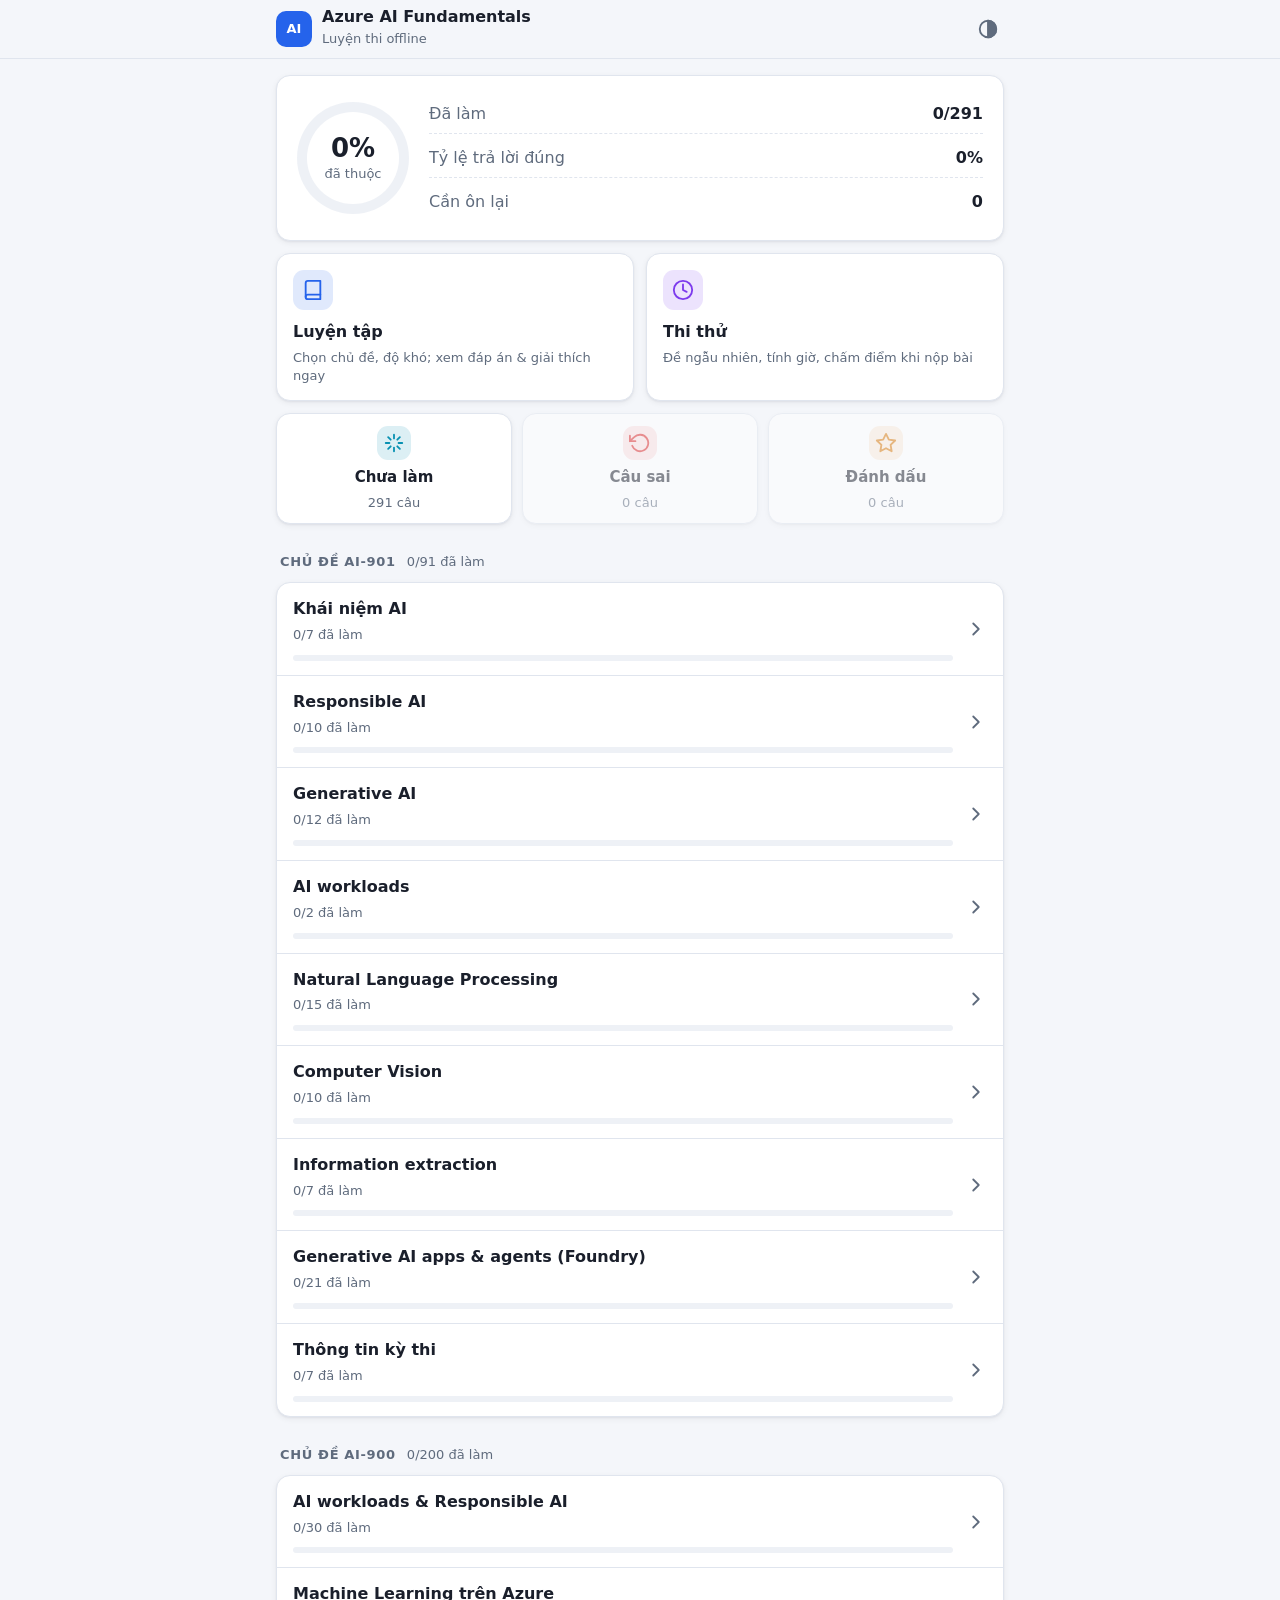
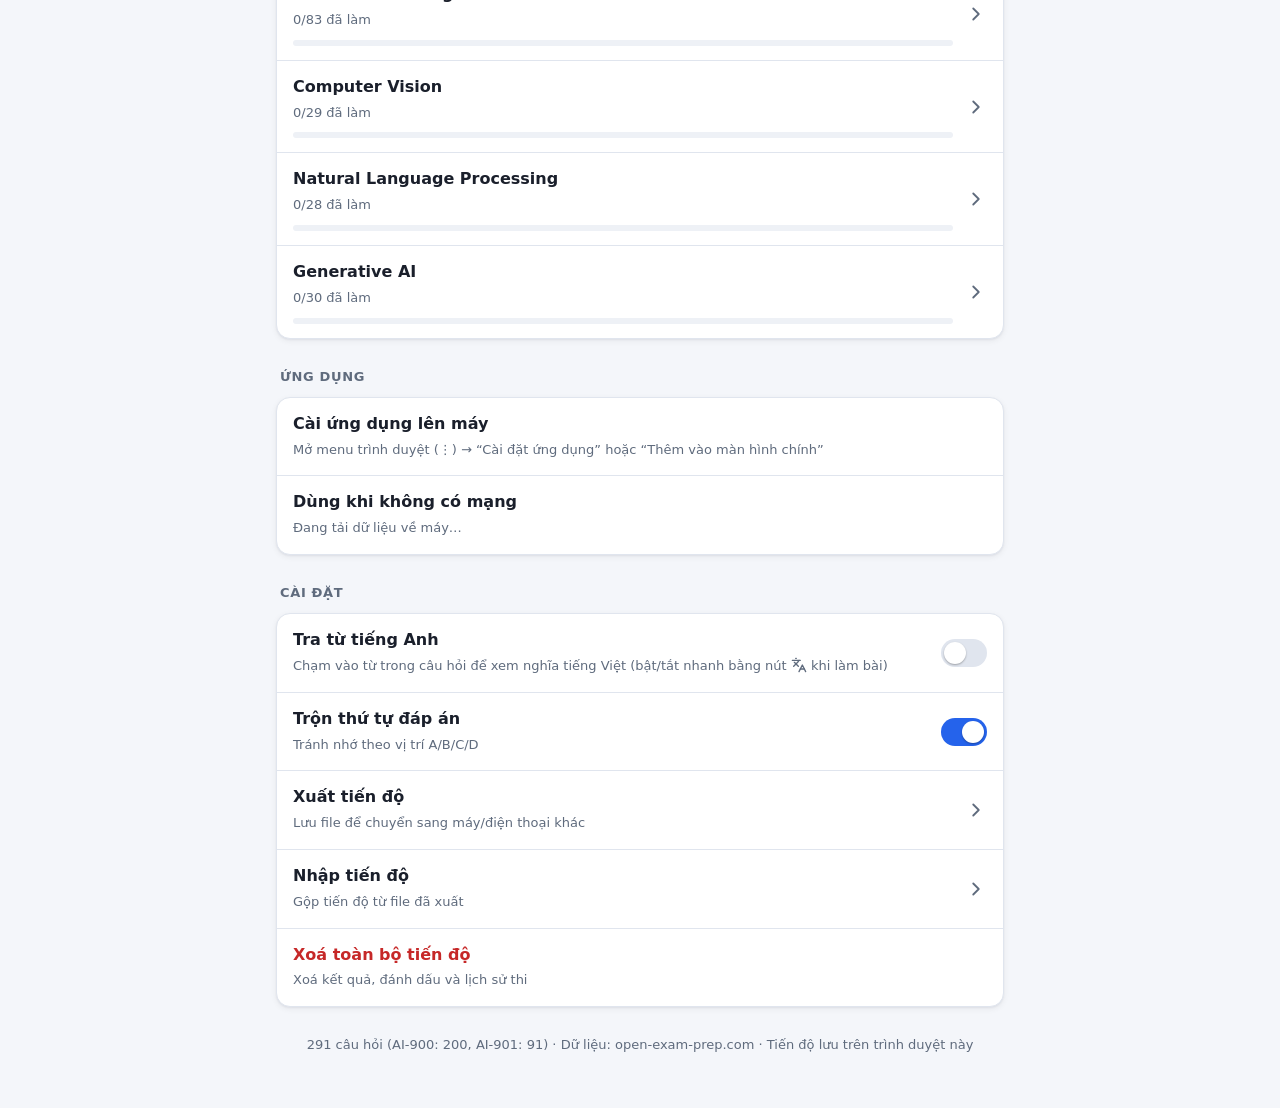
<file: web/index.html>
<!doctype html>
<html lang="vi" data-theme="auto">
<head>
<meta charset="utf-8">
<meta name="viewport" content="width=device-width,initial-scale=1,viewport-fit=cover">
<meta name="theme-color" content="#f4f6fa">
<meta name="mobile-web-app-capable" content="yes">
<meta name="apple-mobile-web-app-capable" content="yes">
<meta name="apple-mobile-web-app-title" content="Ôn AI-901">
<meta name="apple-mobile-web-app-status-bar-style" content="default">
<meta name="description" content="Luyện tập và thi thử Azure AI Fundamentals (AI-900, AI-901), dùng được offline.">
<meta name="robots" content="noindex, nofollow">
<title>Luyện thi Azure AI Fundamentals</title>
<link rel="manifest" href="manifest.webmanifest">
<link rel="icon" href="icon.svg" type="image/svg+xml">
<link rel="apple-touch-icon" href="apple-touch-icon.png">
<link rel="stylesheet" href="styles.css">
<script>try{document.documentElement.dataset.theme=JSON.parse(localStorage.getItem("oep:settings")||"{}").theme||"auto"}catch(e){}</script>
</head>
<body>
<div id="app"></div>
<noscript><p style="padding:24px">Cần bật JavaScript để dùng trang này.</p></noscript>
<script src="questions.js"></script>
<script src="app.js"></script>
</body>
</html>
</file>
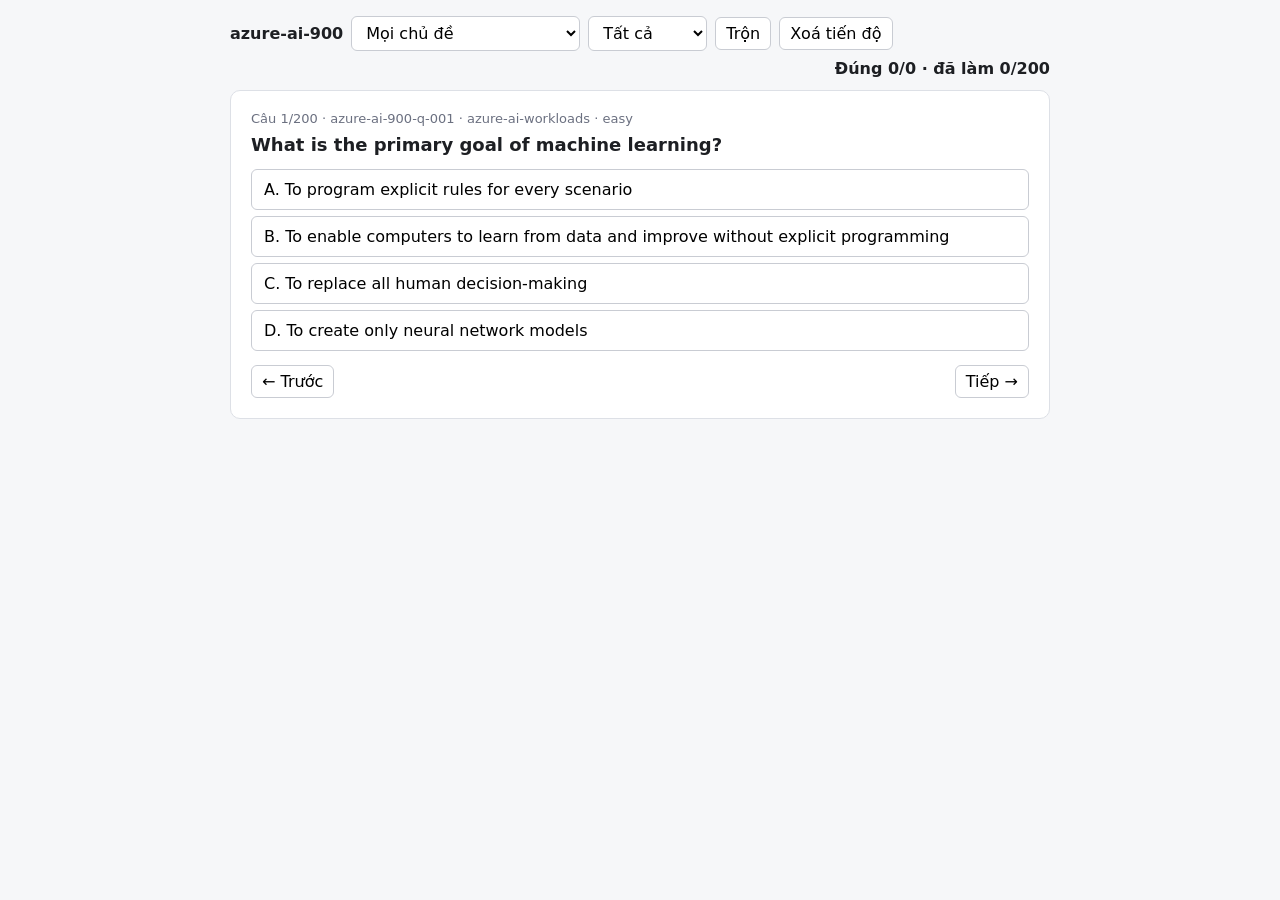
<file: azure-ai-900.html>
<!doctype html>
<html lang="vi"><head><meta charset="utf-8"><meta name="viewport" content="width=device-width,initial-scale=1">
<title>azure-ai-900 — Practice offline</title>
<style>
 body{font-family:system-ui,Segoe UI,sans-serif;max-width:820px;margin:0 auto;padding:16px;background:#f6f7f9;color:#1d1f23}
 header{display:flex;flex-wrap:wrap;gap:8px;align-items:center;margin-bottom:12px}
 select,button{font:inherit;padding:6px 10px;border:1px solid #c9ccd3;border-radius:6px;background:#fff;cursor:pointer}
 .card{background:#fff;border:1px solid #dde0e6;border-radius:10px;padding:20px}
 .meta{color:#6b7080;font-size:13px;margin-bottom:8px}
 .q{font-size:18px;font-weight:600;margin-bottom:14px}
 .opt{display:block;width:100%;text-align:left;margin:6px 0;padding:10px 12px}
 .opt.correct{background:#e3f6e8;border-color:#2e9e4f}
 .opt.wrong{background:#fde7e7;border-color:#d64545}
 .exp{margin-top:14px;padding:12px;background:#f1f4fb;border-radius:8px;display:none}
 nav{display:flex;justify-content:space-between;margin-top:14px}
 .score{margin-left:auto;font-weight:600}
</style></head><body>
<header>
 <strong>azure-ai-900</strong>
 <select id="cat"></select>
 <select id="mode"><option value="all">Tất cả</option><option value="new">Chưa làm</option><option value="missed">Làm sai</option></select>
 <button id="shuffle">Trộn</button>
 <button id="reset">Xoá tiến độ</button>
 <span class="score" id="score"></span>
</header>
<div class="card">
 <div class="meta" id="meta"></div>
 <div class="q" id="q"></div>
 <div id="opts"></div>
 <div class="exp" id="exp"></div>
 <nav><button id="prev">← Trước</button><button id="next">Tiếp →</button></nav>
</div>
<script>
const ALL = [{"id": "azure-ai-900-q-001", "question": "What is the primary goal of machine learning?", "options": ["To program explicit rules for every scenario", "To enable computers to learn from data and improve without explicit programming", "To replace all human decision-making", "To create only neural network models"], "correctAnswer": 1, "explanation": "Machine learning enables computers to learn patterns from data and make predictions or decisions without being explicitly programmed for every scenario. This is fundamentally different from traditional rule-based programming where developers must code every possible outcome.", "exams": ["azure-ai-900"], "category": "azure-ai-workloads", "topics": ["azure-ai-workloads-concepts"], "difficulty": "easy", "lastUpdated": "2026-03-01"}, {"id": "azure-ai-900-q-002", "question": "Which Microsoft principle of Responsible AI focuses on ensuring AI systems treat all people fairly?", "options": ["Reliability and safety", "Fairness", "Privacy and security", "Inclusiveness"], "correctAnswer": 1, "explanation": "Fairness is the Responsible AI principle that ensures AI systems treat all people fairly and do not discriminate based on factors like gender, race, or socioeconomic status. Microsoft actively works to identify and mitigate bias in AI models to promote equitable outcomes.", "exams": ["azure-ai-900"], "category": "azure-ai-workloads", "topics": ["azure-responsible-ai"], "difficulty": "easy", "lastUpdated": "2026-03-01"}, {"id": "azure-ai-900-q-003", "question": "Anomaly detection is best described as which type of AI workload?", "options": ["Predicting future values based on historical data", "Identifying unusual patterns or outliers in data", "Understanding and generating human language", "Processing and analyzing visual information"], "correctAnswer": 1, "explanation": "Anomaly detection is an AI workload that identifies unusual patterns or outliers in data that do not conform to expected behavior. It is commonly used for fraud detection, network security monitoring, and equipment failure prediction in manufacturing.", "exams": ["azure-ai-900"], "category": "azure-ai-workloads", "topics": ["azure-ai-workloads-concepts"], "difficulty": "easy", "lastUpdated": "2026-03-01"}, {"id": "azure-ai-900-q-004", "question": "What does the Responsible AI principle of Transparency require?", "options": ["Making all AI algorithms open source", "Providing clear explanations of how AI systems make decisions", "Sharing all training data with the public", "Publishing AI system source code"], "correctAnswer": 1, "explanation": "Transparency in Responsible AI means that AI systems should be understandable and interpretable, allowing users to comprehend how decisions are made. This does not require open-sourcing algorithms or data, but rather providing meaningful explanations of AI behavior.", "exams": ["azure-ai-900"], "category": "azure-ai-workloads", "topics": ["azure-responsible-ai"], "difficulty": "medium", "lastUpdated": "2026-03-01"}, {"id": "azure-ai-900-q-005", "question": "Which AI workload would be most appropriate for forecasting product demand for the next quarter?", "options": ["Computer vision", "Natural language processing", "Prediction and forecasting", "Knowledge mining"], "correctAnswer": 2, "explanation": "Prediction and forecasting workloads use historical data to predict future values or trends. This is ideal for demand forecasting, sales prediction, and resource planning scenarios where past patterns can inform future expectations.", "exams": ["azure-ai-900"], "category": "azure-ai-workloads", "topics": ["azure-ai-workloads-concepts"], "difficulty": "easy", "lastUpdated": "2026-03-01"}, {"id": "azure-ai-900-q-006", "question": "A retail company wants to automatically identify suspicious transactions in real-time. Which AI workload should they use?", "options": ["Image classification", "Anomaly detection", "Sentiment analysis", "Speech recognition"], "correctAnswer": 1, "explanation": "Anomaly detection is specifically designed to identify unusual patterns that deviate from normal behavior. For fraud detection, the system learns normal transaction patterns and flags deviations that may indicate fraudulent activity.", "exams": ["azure-ai-900"], "category": "azure-ai-workloads", "topics": ["azure-ai-workloads-concepts"], "difficulty": "medium", "lastUpdated": "2026-03-01"}, {"id": "azure-ai-900-q-007", "question": "The Responsible AI principle of Accountability means that:", "options": ["AI systems must always be supervised by humans", "People must be responsible for decisions made by AI systems", "AI developers are the only ones responsible for AI outcomes", "Organizations cannot use AI for critical decisions"], "correctAnswer": 1, "explanation": "Accountability in Responsible AI establishes that people must remain responsible for decisions made by AI systems. Organizations must establish governance frameworks that define who is responsible for AI system outcomes and ensure appropriate oversight.", "exams": ["azure-ai-900"], "category": "azure-ai-workloads", "topics": ["azure-responsible-ai"], "difficulty": "medium", "lastUpdated": "2026-03-01"}, {"id": "azure-ai-900-q-008", "question": "Computer vision AI workloads are primarily used for:", "options": ["Processing text documents", "Analyzing and interpreting visual information from images and videos", "Predicting stock market trends", "Understanding spoken language"], "correctAnswer": 1, "explanation": "Computer vision enables AI systems to analyze and interpret visual information from images and videos. This includes tasks like object detection, facial recognition, image classification, and optical character recognition (OCR).", "exams": ["azure-ai-900"], "category": "azure-ai-workloads", "topics": ["azure-ai-workloads-concepts"], "difficulty": "easy", "lastUpdated": "2026-03-01"}, {"id": "azure-ai-900-q-009", "question": "Which scenario best demonstrates the Responsible AI principle of Inclusiveness?", "options": ["An AI system that works equally well for users with disabilities", "An AI system that processes data faster than competitors", "An AI system that reduces operational costs", "An AI system that uses less computing power"], "correctAnswer": 0, "explanation": "Inclusiveness ensures that AI systems are designed to benefit all people regardless of ability, background, or circumstances. An AI system that accommodates users with disabilities demonstrates inclusive design principles.", "exams": ["azure-ai-900"], "category": "azure-ai-workloads", "topics": ["azure-responsible-ai"], "difficulty": "medium", "lastUpdated": "2026-03-01"}, {"id": "azure-ai-900-q-010", "question": "Natural Language Processing (NLP) AI workloads enable systems to:", "options": ["Process and analyze visual content", "Understand, interpret, and generate human language", "Control robotic movements", "Predict weather patterns"], "correctAnswer": 1, "explanation": "Natural Language Processing (NLP) enables AI systems to understand, interpret, and generate human language. This includes capabilities like text analysis, sentiment analysis, language translation, and conversational AI.", "exams": ["azure-ai-900"], "category": "azure-ai-workloads", "topics": ["azure-ai-workloads-concepts"], "difficulty": "easy", "lastUpdated": "2026-03-01"}, {"id": "azure-ai-900-q-011", "question": "A manufacturing company wants to predict when equipment will fail before it happens. Which AI workload is most appropriate?", "options": ["Image recognition", "Predictive maintenance using anomaly detection", "Speech synthesis", "Text translation"], "correctAnswer": 1, "explanation": "Predictive maintenance combines anomaly detection with forecasting to identify potential equipment failures before they occur. The system analyzes sensor data to detect patterns that typically precede failures, allowing proactive maintenance scheduling.", "exams": ["azure-ai-900"], "category": "azure-ai-workloads", "topics": ["azure-ai-workloads-concepts"], "difficulty": "medium", "lastUpdated": "2026-03-01"}, {"id": "azure-ai-900-q-012", "question": "The Privacy and Security principle in Responsible AI requires:", "options": ["All AI data to be stored on-premise only", "AI systems to be secure and respect user privacy", "AI systems to never collect personal data", "All AI decisions to be made public"], "correctAnswer": 1, "explanation": "The Privacy and Security principle requires that AI systems be secure, protect sensitive data, and respect user privacy. This includes implementing appropriate data protection measures, encryption, access controls, and compliance with privacy regulations.", "exams": ["azure-ai-900"], "category": "azure-ai-workloads", "topics": ["azure-responsible-ai"], "difficulty": "medium", "lastUpdated": "2026-03-01"}, {"id": "azure-ai-900-q-013", "question": "Knowledge mining AI workloads are used to:", "options": ["Extract valuable information from large volumes of unstructured data", "Create 3D models from 2D images", "Translate spoken language in real-time", "Generate new product designs"], "correctAnswer": 0, "explanation": "Knowledge mining extracts valuable insights from large volumes of unstructured data such as documents, images, and media files. It combines AI capabilities like NLP, computer vision, and search to discover patterns and relationships in data.", "exams": ["azure-ai-900"], "category": "azure-ai-workloads", "topics": ["azure-ai-workloads-concepts"], "difficulty": "medium", "lastUpdated": "2026-03-01"}, {"id": "azure-ai-900-q-014", "question": "Autonomous systems in AI refer to:", "options": ["Software systems that require constant human supervision", "Systems capable of performing tasks without human intervention", "Cloud-based data storage systems", "Network security protocols"], "correctAnswer": 1, "explanation": "Autonomous systems are AI-powered systems capable of performing tasks and making decisions without direct human intervention. Examples include self-driving vehicles, autonomous drones, and automated industrial robots.", "exams": ["azure-ai-900"], "category": "azure-ai-workloads", "topics": ["azure-ai-workloads-concepts"], "difficulty": "easy", "lastUpdated": "2026-03-01"}, {"id": "azure-ai-900-q-015", "question": "A bank notices their loan approval AI system consistently rejects applications from a specific demographic group. Which Responsible AI principle is being violated?", "options": ["Reliability and safety", "Fairness", "Transparency", "Accountability"], "correctAnswer": 1, "explanation": "This scenario demonstrates a violation of the Fairness principle, where the AI system is exhibiting discriminatory behavior against a specific demographic group. Fairness requires that AI systems treat all people equitably and not perpetuate biases.", "exams": ["azure-ai-900"], "category": "azure-ai-workloads", "topics": ["azure-responsible-ai"], "difficulty": "medium", "lastUpdated": "2026-03-01"}, {"id": "azure-ai-900-q-016", "question": "Which of the following is an example of generative AI?", "options": ["A system that classifies emails as spam or not spam", "A system that creates new images based on text descriptions", "A system that identifies objects in photographs", "A system that predicts tomorrow's temperature"], "correctAnswer": 1, "explanation": "Generative AI creates new content such as text, images, audio, or code based on learned patterns. A system that generates images from text descriptions is a classic example of generative AI, using models like DALL-E or Stable Diffusion.", "exams": ["azure-ai-900"], "category": "azure-ai-workloads", "topics": ["azure-generative-ai-concepts"], "difficulty": "medium", "lastUpdated": "2026-03-01"}, {"id": "azure-ai-900-q-017", "question": "Reliability and Safety in Responsible AI means:", "options": ["AI systems should never fail under any circumstances", "AI systems should perform consistently and safely under expected conditions", "AI systems should only be used in non-critical applications", "AI systems should have manual override options only"], "correctAnswer": 1, "explanation": "Reliability and Safety requires that AI systems perform consistently and safely under expected conditions, with appropriate safeguards for edge cases. This includes thorough testing, validation, and monitoring to ensure predictable behavior.", "exams": ["azure-ai-900"], "category": "azure-ai-workloads", "topics": ["azure-responsible-ai"], "difficulty": "medium", "lastUpdated": "2026-03-01"}, {"id": "azure-ai-900-q-018", "question": "A company wants to automatically categorize customer support tickets by urgency. Which AI workload is most suitable?", "options": ["Computer vision", "Natural language processing", "Anomaly detection", "Autonomous systems"], "correctAnswer": 1, "explanation": "Natural Language Processing (NLP) is ideal for analyzing and categorizing text-based content like support tickets. NLP can understand ticket content, extract intent and sentiment, and classify tickets by urgency or topic automatically.", "exams": ["azure-ai-900"], "category": "azure-ai-workloads", "topics": ["azure-ai-workloads-concepts"], "difficulty": "medium", "lastUpdated": "2026-03-01"}, {"id": "azure-ai-900-q-019", "question": "Which scenario demonstrates the use of computer vision in healthcare?", "options": ["Scheduling patient appointments automatically", "Analyzing medical images to detect tumors", "Transcribing doctor-patient conversations", "Managing electronic health records"], "correctAnswer": 1, "explanation": "Analyzing medical images to detect tumors is a computer vision application. AI systems can examine X-rays, MRIs, and CT scans to identify anomalies, assisting radiologists in diagnosis and potentially catching issues earlier.", "exams": ["azure-ai-900"], "category": "azure-ai-workloads", "topics": ["azure-ai-workloads-concepts"], "difficulty": "easy", "lastUpdated": "2026-03-01"}, {"id": "azure-ai-900-q-020", "question": "What is a key consideration when implementing AI systems for high-stakes decisions like medical diagnosis?", "options": ["AI systems should replace human judgment entirely", "Human oversight and the ability to explain AI decisions are essential", "Only simple algorithms should be used", "AI systems should only provide binary yes/no answers"], "correctAnswer": 1, "explanation": "For high-stakes decisions, human oversight and explainability are essential. The Transparency principle requires that AI decisions can be understood and reviewed by humans, and Accountability ensures humans remain responsible for outcomes.", "exams": ["azure-ai-900"], "category": "azure-ai-workloads", "topics": ["azure-responsible-ai"], "difficulty": "hard", "lastUpdated": "2026-03-01"}, {"id": "azure-ai-900-q-021", "question": "A chatbot that can understand customer questions and provide relevant responses uses which type of AI workload?", "options": ["Computer vision", "Natural language processing", "Time series forecasting", "Reinforcement learning only"], "correctAnswer": 1, "explanation": "Conversational AI and chatbots rely on Natural Language Processing to understand user input, determine intent, and generate appropriate responses. This involves multiple NLP capabilities including intent recognition, entity extraction, and response generation.", "exams": ["azure-ai-900"], "category": "azure-ai-workloads", "topics": ["azure-ai-workloads-concepts"], "difficulty": "easy", "lastUpdated": "2026-03-01"}, {"id": "azure-ai-900-q-022", "question": "Which approach helps identify potential bias in AI training data?", "options": ["Using more computing power", "Analyzing data distributions across different demographic groups", "Reducing the size of the dataset", "Encrypting all training data"], "correctAnswer": 1, "explanation": "Analyzing data distributions across demographic groups helps identify potential bias in training data. If certain groups are underrepresented or represented with skewed patterns, the resulting model may exhibit unfair behavior toward those groups.", "exams": ["azure-ai-900"], "category": "azure-ai-workloads", "topics": ["azure-responsible-ai"], "difficulty": "hard", "lastUpdated": "2026-03-01"}, {"id": "azure-ai-900-q-023", "question": "Generative AI models like GPT are primarily used for:", "options": ["Sorting numerical data", "Creating new content including text, code, and images", "Optimizing database queries", "Monitoring network traffic"], "correctAnswer": 1, "explanation": "Generative AI models like GPT create new content by learning patterns from training data. They can generate human-like text, write code, create images, compose music, and produce various other types of creative content based on prompts.", "exams": ["azure-ai-900"], "category": "azure-ai-workloads", "topics": ["azure-generative-ai-concepts"], "difficulty": "easy", "lastUpdated": "2026-03-01"}, {"id": "azure-ai-900-q-024", "question": "A retail company uses AI to analyze social media posts about their products. This is an example of:", "options": ["Computer vision", "Sentiment analysis using NLP", "Anomaly detection", "Predictive maintenance"], "correctAnswer": 1, "explanation": "Sentiment analysis is an NLP technique that determines the emotional tone behind text. By analyzing social media posts, companies can understand public opinion, track brand perception, and identify customer satisfaction trends.", "exams": ["azure-ai-900"], "category": "azure-ai-workloads", "topics": ["azure-ai-workloads-concepts"], "difficulty": "medium", "lastUpdated": "2026-03-01"}, {"id": "azure-ai-900-q-025", "question": "What is the primary risk of deploying an AI system without proper Responsible AI governance?", "options": ["The system will be slower than competitors", "Potential for harmful outcomes including bias, privacy violations, and lack of accountability", "The system will require more cloud storage", "The system will have higher latency"], "correctAnswer": 1, "explanation": "Without proper Responsible AI governance, organizations risk deploying systems that may cause harm through biased decisions, privacy violations, security vulnerabilities, and unclear accountability. These risks can damage users, reputation, and legal standing.", "exams": ["azure-ai-900"], "category": "azure-ai-workloads", "topics": ["azure-responsible-ai"], "difficulty": "hard", "lastUpdated": "2026-03-01"}, {"id": "azure-ai-900-q-026", "question": "In supervised learning, what is the relationship between features and labels?", "options": ["Features and labels are the same thing", "Features are input variables used to predict the label (output)", "Labels are used to create features", "There is no relationship between features and labels"], "correctAnswer": 1, "explanation": "In supervised learning, features are the input variables (independent variables) that the model uses to make predictions, while the label is the output variable (dependent variable) that the model learns to predict based on the features.", "exams": ["azure-ai-900"], "category": "azure-ml-fundamentals", "topics": ["azure-ml-core-concepts"], "difficulty": "easy", "lastUpdated": "2026-03-01"}, {"id": "azure-ai-900-q-027", "question": "What distinguishes unsupervised learning from supervised learning?", "options": ["Unsupervised learning requires more computing power", "Unsupervised learning works with unlabeled data to find patterns", "Unsupervised learning is always more accurate", "Unsupervised learning can only work with images"], "correctAnswer": 1, "explanation": "Unsupervised learning works with unlabeled data, finding hidden patterns and structures without predefined target outputs. Common tasks include clustering similar data points and dimensionality reduction.", "exams": ["azure-ai-900"], "category": "azure-ml-fundamentals", "topics": ["azure-ml-core-concepts"], "difficulty": "easy", "lastUpdated": "2026-03-01"}, {"id": "azure-ai-900-q-028", "question": "Regression is a machine learning technique used for:", "options": ["Classifying data into categories", "Predicting continuous numerical values", "Grouping similar data points", "Reducing data dimensionality"], "correctAnswer": 1, "explanation": "Regression is used to predict continuous numerical values such as prices, temperatures, or sales figures. It models the relationship between input features and a continuous output variable.", "exams": ["azure-ai-900"], "category": "azure-ml-fundamentals", "topics": ["azure-ml-techniques"], "difficulty": "easy", "lastUpdated": "2026-03-01"}, {"id": "azure-ai-900-q-029", "question": "Classification algorithms are best suited for which type of problem?", "options": ["Predicting house prices", "Determining whether an email is spam or not spam", "Forecasting stock prices", "Estimating temperature trends"], "correctAnswer": 1, "explanation": "Classification is used to predict discrete categories or classes. Determining whether an email is spam or not spam is a binary classification problem where the output is a discrete category rather than a continuous value.", "exams": ["azure-ai-900"], "category": "azure-ml-fundamentals", "topics": ["azure-ml-techniques"], "difficulty": "easy", "lastUpdated": "2026-03-01"}, {"id": "azure-ai-900-q-030", "question": "Clustering is an example of which type of machine learning?", "options": ["Supervised learning", "Unsupervised learning", "Reinforcement learning", "Semi-supervised learning"], "correctAnswer": 1, "explanation": "Clustering is an unsupervised learning technique that groups similar data points together without predefined labels. The algorithm discovers natural groupings in the data based on feature similarities.", "exams": ["azure-ai-900"], "category": "azure-ml-fundamentals", "topics": ["azure-ml-techniques"], "difficulty": "easy", "lastUpdated": "2026-03-01"}, {"id": "azure-ai-900-q-031", "question": "In reinforcement learning, what does an agent learn to do?", "options": ["Memorize all training data", "Take actions in an environment to maximize rewards", "Cluster similar data points", "Reduce the dimensionality of data"], "correctAnswer": 1, "explanation": "In reinforcement learning, an agent learns to make decisions by taking actions in an environment to maximize cumulative rewards. The agent learns through trial and error, receiving feedback in the form of rewards or penalties.", "exams": ["azure-ai-900"], "category": "azure-ml-fundamentals", "topics": ["azure-ml-core-concepts"], "difficulty": "medium", "lastUpdated": "2026-03-01"}, {"id": "azure-ai-900-q-032", "question": "Deep learning differs from traditional machine learning primarily in that:", "options": ["Deep learning uses neural networks with multiple layers", "Deep learning requires less data", "Deep learning is always faster to train", "Deep learning only works with images"], "correctAnswer": 0, "explanation": "Deep learning uses artificial neural networks with multiple hidden layers (hence \"deep\") to learn hierarchical representations of data. These deep neural networks can automatically learn complex features from raw data.", "exams": ["azure-ai-900"], "category": "azure-ml-fundamentals", "topics": ["azure-ml-core-concepts"], "difficulty": "medium", "lastUpdated": "2026-03-01"}, {"id": "azure-ai-900-q-033", "question": "A model that predicts whether a customer will churn (leave) or stay is an example of:", "options": ["Regression", "Binary classification", "Clustering", "Dimensionality reduction"], "correctAnswer": 1, "explanation": "Predicting whether a customer will churn (yes/no) is a binary classification problem. The output has two possible classes, making it a binary rather than multi-class classification scenario.", "exams": ["azure-ai-900"], "category": "azure-ml-fundamentals", "topics": ["azure-ml-techniques"], "difficulty": "medium", "lastUpdated": "2026-03-01"}, {"id": "azure-ai-900-q-034", "question": "What is the purpose of splitting data into training and testing sets?", "options": ["To reduce the amount of data processed", "To evaluate model performance on unseen data", "To increase training speed", "To simplify the model architecture"], "correctAnswer": 1, "explanation": "Splitting data into training and testing sets allows evaluation of model performance on data it has not seen during training. This helps estimate how well the model will generalize to new, real-world data.", "exams": ["azure-ai-900"], "category": "azure-ml-fundamentals", "topics": ["azure-ml-core-concepts"], "difficulty": "medium", "lastUpdated": "2026-03-01"}, {"id": "azure-ai-900-q-035", "question": "Overfitting occurs when a machine learning model:", "options": ["Is too simple to capture patterns in data", "Memorizes training data but performs poorly on new data", "Takes too long to train", "Uses too little computational power"], "correctAnswer": 1, "explanation": "Overfitting occurs when a model learns the training data too well, including its noise and outliers, resulting in poor generalization to new data. The model essentially memorizes rather than learns generalizable patterns.", "exams": ["azure-ai-900"], "category": "azure-ml-fundamentals", "topics": ["azure-ml-core-concepts"], "difficulty": "hard", "lastUpdated": "2026-03-01"}, {"id": "azure-ai-900-q-036", "question": "K-means is an algorithm commonly used for:", "options": ["Predicting continuous values", "Clustering data into K groups", "Classifying text sentiment", "Reducing image resolution"], "correctAnswer": 1, "explanation": "K-means is a clustering algorithm that partitions data into K distinct groups based on feature similarity. It iteratively assigns data points to clusters and updates cluster centers until convergence.", "exams": ["azure-ai-900"], "category": "azure-ml-fundamentals", "topics": ["azure-ml-techniques"], "difficulty": "medium", "lastUpdated": "2026-03-01"}, {"id": "azure-ai-900-q-037", "question": "A recommendation system that suggests products based on similar users' preferences uses:", "options": ["Supervised classification", "Collaborative filtering", "Linear regression", "Dimensionality reduction"], "correctAnswer": 1, "explanation": "Collaborative filtering is a technique used in recommendation systems that makes predictions based on the collective behavior of similar users. It assumes that users who agreed in the past will agree in the future.", "exams": ["azure-ai-900"], "category": "azure-ml-fundamentals", "topics": ["azure-ml-techniques"], "difficulty": "hard", "lastUpdated": "2026-03-01"}, {"id": "azure-ai-900-q-038", "question": "In a neural network, what is the role of the activation function?", "options": ["To store training data", "To introduce non-linearity and determine neuron output", "To reduce the number of layers", "To encrypt model weights"], "correctAnswer": 1, "explanation": "Activation functions introduce non-linearity into neural networks, allowing them to learn complex patterns. They determine whether a neuron should be activated based on the weighted sum of inputs, producing the neuron's output.", "exams": ["azure-ai-900"], "category": "azure-ml-fundamentals", "topics": ["azure-ml-core-concepts"], "difficulty": "hard", "lastUpdated": "2026-03-01"}, {"id": "azure-ai-900-q-039", "question": "Feature engineering is the process of:", "options": ["Creating new hardware for ML training", "Selecting and transforming variables for use in models", "Visualizing model results", "Deploying models to production"], "correctAnswer": 1, "explanation": "Feature engineering involves selecting, modifying, or creating variables (features) from raw data to improve model performance. This includes techniques like normalization, encoding categorical variables, and creating derived features.", "exams": ["azure-ai-900"], "category": "azure-ml-fundamentals", "topics": ["azure-ml-core-concepts"], "difficulty": "medium", "lastUpdated": "2026-03-01"}, {"id": "azure-ai-900-q-040", "question": "Which metric would be most appropriate for evaluating a binary classification model?", "options": ["Mean squared error", "Accuracy, precision, and recall", "R-squared", "Silhouette score"], "correctAnswer": 1, "explanation": "For binary classification, metrics like accuracy, precision, and recall are appropriate. These measure different aspects of classification performance, including overall correctness, ability to avoid false positives, and ability to find all positive instances.", "exams": ["azure-ai-900"], "category": "azure-ml-fundamentals", "topics": ["azure-ml-techniques"], "difficulty": "medium", "lastUpdated": "2026-03-01"}, {"id": "azure-ai-900-q-041", "question": "Cross-validation is used to:", "options": ["Speed up model training", "Assess model generalization using multiple train-test splits", "Reduce the number of features", "Encrypt the training data"], "correctAnswer": 1, "explanation": "Cross-validation assesses model generalization by partitioning data into multiple subsets, training on some and validating on others in rotation. This provides a more robust estimate of model performance than a single train-test split.", "exams": ["azure-ai-900"], "category": "azure-ml-fundamentals", "topics": ["azure-ml-core-concepts"], "difficulty": "hard", "lastUpdated": "2026-03-01"}, {"id": "azure-ai-900-q-042", "question": "A model that predicts housing prices based on features like square footage and location is using:", "options": ["Classification", "Regression", "Clustering", "Association rules"], "correctAnswer": 1, "explanation": "Predicting housing prices is a regression problem because the output is a continuous numerical value. The model learns the relationship between input features (square footage, location) and the continuous target variable (price).", "exams": ["azure-ai-900"], "category": "azure-ml-fundamentals", "topics": ["azure-ml-techniques"], "difficulty": "easy", "lastUpdated": "2026-03-01"}, {"id": "azure-ai-900-q-043", "question": "What is the primary advantage of using ensemble methods like Random Forest?", "options": ["They always train faster than single models", "They combine multiple models to improve accuracy and robustness", "They require less training data", "They are easier to interpret"], "correctAnswer": 1, "explanation": "Ensemble methods like Random Forest combine predictions from multiple models to improve overall performance. By aggregating diverse models, they often achieve better accuracy and are less prone to overfitting than single models.", "exams": ["azure-ai-900"], "category": "azure-ml-fundamentals", "topics": ["azure-ml-techniques"], "difficulty": "hard", "lastUpdated": "2026-03-01"}, {"id": "azure-ai-900-q-044", "question": "In the machine learning lifecycle, what occurs during the deployment phase?", "options": ["Collecting training data", "Making the trained model available for use in production", "Cleaning and preprocessing data", "Selecting appropriate algorithms"], "correctAnswer": 1, "explanation": "Deployment involves making a trained model available for use in production environments where it can process real-world data and provide predictions. This includes setting up APIs, scaling infrastructure, and monitoring performance.", "exams": ["azure-ai-900"], "category": "azure-ml-fundamentals", "topics": ["azure-ml-services"], "difficulty": "medium", "lastUpdated": "2026-03-01"}, {"id": "azure-ai-900-q-045", "question": "Hyperparameter tuning is the process of:", "options": ["Selecting the best features for a model", "Optimizing model configuration parameters", "Adjusting the learning rate during training only", "Cleaning the training data"], "correctAnswer": 1, "explanation": "Hyperparameter tuning involves optimizing the configuration parameters that govern the training process (like learning rate, number of layers, or regularization strength) to find the best model performance.", "exams": ["azure-ai-900"], "category": "azure-ml-fundamentals", "topics": ["azure-ml-core-concepts"], "difficulty": "hard", "lastUpdated": "2026-03-01"}, {"id": "azure-ai-900-q-046", "question": "A self-driving car learning to navigate through trial and error represents which type of machine learning?", "options": ["Supervised learning", "Unsupervised learning", "Reinforcement learning", "Transfer learning"], "correctAnswer": 2, "explanation": "A self-driving car learning through trial and error is an example of reinforcement learning. The agent (car) learns optimal actions by receiving rewards or penalties based on its performance in the environment.", "exams": ["azure-ai-900"], "category": "azure-ml-fundamentals", "topics": ["azure-ml-core-concepts"], "difficulty": "medium", "lastUpdated": "2026-03-01"}, {"id": "azure-ai-900-q-047", "question": "What does normalization of data typically involve?", "options": ["Adding more data samples", "Scaling features to a standard range like 0 to 1", "Removing duplicate records", "Encrypting sensitive values"], "correctAnswer": 1, "explanation": "Normalization scales features to a standard range (typically 0-1 or -1 to 1), ensuring that features with different scales contribute equally to the model. This improves training stability and convergence speed.", "exams": ["azure-ai-900"], "category": "azure-ml-fundamentals", "topics": ["azure-ml-core-concepts"], "difficulty": "medium", "lastUpdated": "2026-03-01"}, {"id": "azure-ai-900-q-048", "question": "Which machine learning technique is most appropriate for segmenting customers into distinct groups based on purchasing behavior?", "options": ["Linear regression", "Clustering", "Binary classification", "Time series forecasting"], "correctAnswer": 1, "explanation": "Clustering is ideal for customer segmentation as it groups similar customers together without predefined categories. The algorithm discovers natural segments based on purchasing patterns and behavioral similarities.", "exams": ["azure-ai-900"], "category": "azure-ml-fundamentals", "topics": ["azure-ml-techniques"], "difficulty": "medium", "lastUpdated": "2026-03-01"}, {"id": "azure-ai-900-q-049", "question": "What is the primary purpose of a loss function in machine learning?", "options": ["To store model parameters", "To measure how well the model predictions match actual values", "To increase the model size", "To encrypt the training data"], "correctAnswer": 1, "explanation": "A loss function measures the difference between model predictions and actual target values, quantifying model error. During training, the model adjusts its parameters to minimize this loss, improving prediction accuracy.", "exams": ["azure-ai-900"], "category": "azure-ml-fundamentals", "topics": ["azure-ml-core-concepts"], "difficulty": "hard", "lastUpdated": "2026-03-01"}, {"id": "azure-ai-900-q-050", "question": "In deep learning, what are convolutional neural networks (CNNs) primarily used for?", "options": ["Processing sequential data like time series", "Analyzing visual and spatial data like images", "Translating between languages", "Sorting tabular data"], "correctAnswer": 1, "explanation": "Convolutional Neural Networks (CNNs) are designed for processing grid-like data such as images. They use convolution operations to detect local patterns and features, making them highly effective for computer vision tasks.", "exams": ["azure-ai-900"], "category": "azure-ml-fundamentals", "topics": ["azure-ml-core-concepts"], "difficulty": "medium", "lastUpdated": "2026-03-01"}, {"id": "azure-ai-900-q-051", "question": "What is Azure Machine Learning?", "options": ["A Python library for data visualization", "A cloud service for building, training, and deploying ML models", "A hardware device for AI processing", "A database for storing AI training data"], "correctAnswer": 1, "explanation": "Azure Machine Learning is a cloud-based service that provides tools and frameworks for data scientists and developers to build, train, and deploy machine learning models at scale. It includes features like automated ML, visual drag-and-drop designer, and managed compute resources.", "exams": ["azure-ai-900"], "category": "azure-ml-fundamentals", "topics": ["azure-ml-services"], "difficulty": "easy", "lastUpdated": "2026-03-01"}, {"id": "azure-ai-900-q-052", "question": "What is the purpose of an Azure Machine Learning workspace?", "options": ["To store only trained ML models", "To provide a centralized place for all ML resources and experiments", "To execute Python code locally", "To monitor Azure subscription billing"], "correctAnswer": 1, "explanation": "An Azure Machine Learning workspace is the top-level resource that provides a centralized place to work with all the artifacts you create when using Azure Machine Learning. It stores experiments, compute targets, models, pipelines, and datasets.", "exams": ["azure-ai-900"], "category": "azure-ml-fundamentals", "topics": ["azure-ml-core-concepts"], "difficulty": "easy", "lastUpdated": "2026-03-01"}, {"id": "azure-ai-900-q-053", "question": "What is Automated Machine Learning (AutoML) in Azure?", "options": ["A manual process for feature engineering", "A service that automatically trains and tunes multiple ML models", "A tool for labeling data manually", "A service for deploying VMs automatically"], "correctAnswer": 1, "explanation": "Automated Machine Learning (AutoML) in Azure automatically trains and tunes multiple machine learning models using your data. It iterates through different algorithms and hyperparameters to find the best model for your specific dataset and prediction task.", "exams": ["azure-ai-900"], "category": "azure-ml-fundamentals", "topics": ["azure-ml-techniques"], "difficulty": "easy", "lastUpdated": "2026-03-01"}, {"id": "azure-ai-900-q-054", "question": "What type of machine learning task is predicting house prices?", "options": ["Classification", "Regression", "Clustering", "Anomaly detection"], "correctAnswer": 1, "explanation": "Predicting house prices is a regression task because it involves predicting a continuous numerical value. Classification predicts discrete categories, clustering groups similar items, and anomaly detection identifies outliers.", "exams": ["azure-ai-900"], "category": "azure-ml-fundamentals", "topics": ["azure-ml-core-concepts"], "difficulty": "easy", "lastUpdated": "2026-03-01"}, {"id": "azure-ai-900-q-055", "question": "What type of machine learning task is identifying spam emails?", "options": ["Classification", "Regression", "Clustering", "Forecasting"], "correctAnswer": 0, "explanation": "Identifying spam emails is a classification task because it involves predicting discrete categories (spam or not spam). Classification algorithms categorize input data into predefined classes.", "exams": ["azure-ai-900"], "category": "azure-ml-fundamentals", "topics": ["azure-ml-core-concepts"], "difficulty": "easy", "lastUpdated": "2026-03-01"}, {"id": "azure-ai-900-q-056", "question": "What is the Azure ML Designer?", "options": ["A code editor for Python scripts", "A drag-and-drop interface for building ML pipelines", "A tool for designing database schemas", "A dashboard for monitoring Azure costs"], "correctAnswer": 1, "explanation": "Azure ML Designer is a drag-and-drop interface that allows you to build machine learning pipelines visually. You can connect datasets and modules to create ML workflows without writing code.", "exams": ["azure-ai-900"], "category": "azure-ml-fundamentals", "topics": ["azure-ml-services"], "difficulty": "easy", "lastUpdated": "2026-03-01"}, {"id": "azure-ai-900-q-057", "question": "What is a compute instance in Azure Machine Learning?", "options": ["A virtual machine for development and experimentation", "A storage account for model artifacts", "A database for training data", "A networking component for security"], "correctAnswer": 0, "explanation": "A compute instance in Azure Machine Learning is a managed cloud-based workstation (virtual machine) used for development and experimentation. It provides a pre-configured environment for data scientists to write code, run notebooks, and train models.", "exams": ["azure-ai-900"], "category": "azure-ml-fundamentals", "topics": ["azure-ml-services"], "difficulty": "easy", "lastUpdated": "2026-03-01"}, {"id": "azure-ai-900-q-058", "question": "What is a compute cluster in Azure Machine Learning?", "options": ["A single virtual machine for development", "A scalable cluster of VMs for training models at scale", "A storage solution for datasets", "A network security group"], "correctAnswer": 1, "explanation": "A compute cluster in Azure Machine Learning is a managed cluster of virtual machines that can scale up and down automatically. It is used for training machine learning models at scale and supports distributed training across multiple nodes.", "exams": ["azure-ai-900"], "category": "azure-ml-fundamentals", "topics": ["azure-ml-services"], "difficulty": "easy", "lastUpdated": "2026-03-01"}, {"id": "azure-ai-900-q-059", "question": "What is the purpose of feature engineering in machine learning?", "options": ["To deploy models to production", "To create new features or transform existing ones to improve model performance", "To monitor model performance in real-time", "To label training data manually"], "correctAnswer": 1, "explanation": "Feature engineering is the process of creating new features or transforming existing features to improve machine learning model performance. It involves selecting, modifying, or creating variables that help the model learn patterns more effectively.", "exams": ["azure-ai-900"], "category": "azure-ml-fundamentals", "topics": ["azure-ml-techniques"], "difficulty": "easy", "lastUpdated": "2026-03-01"}, {"id": "azure-ai-900-q-060", "question": "What is the difference between training data and test data?", "options": ["Training data is used to train the model; test data is used to evaluate model performance", "Training data is newer than test data", "Test data is used for feature engineering only", "There is no difference between them"], "correctAnswer": 0, "explanation": "Training data is used to train the machine learning model, allowing it to learn patterns. Test data is held separate and used to evaluate how well the model generalizes to unseen data, providing an unbiased assessment of model performance.", "exams": ["azure-ai-900"], "category": "azure-ml-fundamentals", "topics": ["azure-ml-core-concepts"], "difficulty": "easy", "lastUpdated": "2026-03-01"}, {"id": "azure-ai-900-q-061", "question": "What is model overfitting?", "options": ["When a model performs well on training data but poorly on new data", "When a model is too simple to capture patterns", "When training takes too long", "When a model uses too little data"], "correctAnswer": 0, "explanation": "Overfitting occurs when a machine learning model learns the training data too well, including its noise and outliers, resulting in poor generalization to new, unseen data. The model essentially memorizes the training data rather than learning generalizable patterns.", "exams": ["azure-ai-900"], "category": "azure-ml-fundamentals", "topics": ["azure-ml-core-concepts"], "difficulty": "easy", "lastUpdated": "2026-03-01"}, {"id": "azure-ai-900-q-062", "question": "What is a real-time inference endpoint in Azure Machine Learning?", "options": ["A storage location for training datasets", "A deployed model service that provides immediate predictions for single requests", "A compute resource for batch processing", "A tool for data visualization"], "correctAnswer": 1, "explanation": "A real-time inference endpoint in Azure Machine Learning is a deployed web service that provides immediate predictions for individual requests. It is designed for low-latency scenarios where quick responses are needed, such as web applications or mobile apps.", "exams": ["azure-ai-900"], "category": "azure-ml-fundamentals", "topics": ["azure-ml-services"], "difficulty": "easy", "lastUpdated": "2026-03-01"}, {"id": "azure-ai-900-q-063", "question": "What is batch inference in Azure Machine Learning?", "options": ["Training a model on small batches of data", "Processing large volumes of data asynchronously to generate predictions", "Validating training data in batches", "Deploying models one at a time"], "correctAnswer": 1, "explanation": "Batch inference (or batch scoring) in Azure Machine Learning is the process of using a trained model to generate predictions on large volumes of data asynchronously. It is ideal for scenarios that do not require immediate responses, such as nightly report generation.", "exams": ["azure-ai-900"], "category": "azure-ml-fundamentals", "topics": ["azure-ml-services"], "difficulty": "easy", "lastUpdated": "2026-03-01"}, {"id": "azure-ai-900-q-064", "question": "What is the purpose of model monitoring in Azure Machine Learning?", "options": ["To track training data changes over time", "To detect performance degradation and data drift in deployed models", "To monitor Azure subscription costs only", "To manage user access permissions"], "correctAnswer": 1, "explanation": "Model monitoring in Azure Machine Learning helps track the performance of deployed models over time and detect issues like data drift (when the input data distribution changes) or model degradation. This enables proactive model retraining and maintenance.", "exams": ["azure-ai-900"], "category": "azure-ml-fundamentals", "topics": ["azure-ml-techniques"], "difficulty": "easy", "lastUpdated": "2026-03-01"}, {"id": "azure-ai-900-q-065", "question": "What is data drift in machine learning?", "options": ["When training data is accidentally deleted", "When the statistical properties of input data change over time", "When models are deployed to different regions", "When compute resources are scaled automatically"], "correctAnswer": 1, "explanation": "Data drift (also called feature drift or covariate shift) occurs when the statistical properties of the input data change over time compared to the data the model was trained on. This can cause model performance to degrade, requiring model retraining.", "exams": ["azure-ai-900"], "category": "azure-ml-fundamentals", "topics": ["azure-ml-techniques"], "difficulty": "easy", "lastUpdated": "2026-03-01"}, {"id": "azure-ai-900-q-066", "question": "A retail company wants to predict next month's sales based on historical data. Which Azure ML task type should they use?", "options": ["Classification", "Regression", "Forecasting", "Clustering"], "correctAnswer": 2, "explanation": "Forecasting is the appropriate task type for predicting future values based on time-series historical data. While regression predicts continuous values, forecasting specifically handles time-dependent patterns and seasonality in data, making it ideal for sales predictions.", "exams": ["azure-ai-900"], "category": "azure-ml-fundamentals", "topics": ["azure-ml-core-concepts", "azure-ml-techniques"], "difficulty": "medium", "lastUpdated": "2026-03-01"}, {"id": "azure-ai-900-q-067", "question": "A healthcare organization needs to classify X-ray images as normal or abnormal. Which Azure ML capability is most suitable?", "options": ["Automated ML for computer vision", "Azure ML Designer for text analytics", "Batch inference for tabular data", "Azure ML pipelines for data ingestion"], "correctAnswer": 0, "explanation": "Automated ML for computer vision is the most suitable capability for image classification tasks like analyzing X-rays. Azure AutoML supports image classification, object detection, and image segmentation, making it ideal for medical imaging scenarios.", "exams": ["azure-ai-900"], "category": "azure-ml-fundamentals", "topics": ["azure-ml-techniques", "azure-ml-services"], "difficulty": "medium", "lastUpdated": "2026-03-01"}, {"id": "azure-ai-900-q-068", "question": "A data scientist wants to experiment with different algorithms without writing code. Which Azure ML tool should they use?", "options": ["Azure ML SDK for Python", "Azure ML Designer", "Azure DevOps", "Azure Data Factory"], "correctAnswer": 1, "explanation": "Azure ML Designer provides a visual, drag-and-drop interface for building machine learning pipelines without writing code. It allows data scientists to experiment with different algorithms, preprocessing steps, and model configurations visually.", "exams": ["azure-ai-900"], "category": "azure-ml-fundamentals", "topics": ["azure-ml-services"], "difficulty": "medium", "lastUpdated": "2026-03-01"}, {"id": "azure-ai-900-q-069", "question": "A company needs to process millions of customer records nightly to generate risk scores. Which deployment approach should they use?", "options": ["Real-time inference endpoint", "Batch inference pipeline", "Compute instance for interactive scoring", "Azure ML Designer web service"], "correctAnswer": 1, "explanation": "Batch inference is the appropriate approach for processing large volumes of data asynchronously. It is designed for scenarios like nightly processing jobs where immediate responses are not required, and large datasets need to be scored efficiently.", "exams": ["azure-ai-900"], "category": "azure-ml-fundamentals", "topics": ["azure-ml-services"], "difficulty": "medium", "lastUpdated": "2026-03-01"}, {"id": "azure-ai-900-q-070", "question": "An e-commerce company wants to provide instant product recommendations as customers browse. Which deployment option is best?", "options": ["Batch inference scheduled hourly", "Real-time inference endpoint", "Azure ML compute cluster for training", "Azure ML Designer offline scoring"], "correctAnswer": 1, "explanation": "A real-time inference endpoint is the best choice for providing instant product recommendations. It offers low-latency predictions for individual requests, making it ideal for interactive scenarios where users need immediate responses during browsing.", "exams": ["azure-ai-900"], "category": "azure-ml-fundamentals", "topics": ["azure-ml-services"], "difficulty": "medium", "lastUpdated": "2026-03-01"}, {"id": "azure-ai-900-q-071", "question": "What is the primary benefit of using Automated ML for a classification problem?", "options": ["It eliminates the need for any data preparation", "It automatically tries multiple algorithms and hyperparameters to find the best model", "It guarantees 100% accuracy on test data", "It requires no compute resources"], "correctAnswer": 1, "explanation": "Automated ML automatically iterates through multiple machine learning algorithms and hyperparameter combinations to find the best-performing model for your data. It saves time and expertise by automating the model selection and tuning process.", "exams": ["azure-ai-900"], "category": "azure-ml-fundamentals", "topics": ["azure-ml-techniques"], "difficulty": "medium", "lastUpdated": "2026-03-01"}, {"id": "azure-ai-900-q-072", "question": "A financial institution notices their loan default prediction model is performing poorly on recent data. What might be the issue?", "options": ["The model needs more compute resources", "Data drift has occurred due to changing economic conditions", "The training data was too large", "The model was trained for too many epochs"], "correctAnswer": 1, "explanation": "Poor performance on recent data often indicates data drift, where the statistical properties of the input data have changed over time. In this case, changing economic conditions may have altered loan applicant profiles, making the original model less accurate.", "exams": ["azure-ai-900"], "category": "azure-ml-fundamentals", "topics": ["azure-ml-techniques"], "difficulty": "medium", "lastUpdated": "2026-03-01"}, {"id": "azure-ai-900-q-073", "question": "What is the purpose of splitting data into training, validation, and test sets?", "options": ["To reduce the total amount of data used", "To train on one subset, tune hyperparameters on another, and evaluate final performance on unseen data", "To create backup copies of the dataset", "To comply with data privacy regulations"], "correctAnswer": 1, "explanation": "The three-way split allows you to train the model on the training set, tune hyperparameters and select models using the validation set, and then get an unbiased final performance estimate on the completely unseen test set. This prevents overfitting to the test data.", "exams": ["azure-ai-900"], "category": "azure-ml-fundamentals", "topics": ["azure-ml-core-concepts"], "difficulty": "medium", "lastUpdated": "2026-03-01"}, {"id": "azure-ai-900-q-074", "question": "Which metric would be most appropriate for evaluating a fraud detection model?", "options": ["Mean Absolute Error (MAE)", "R-squared", "Precision and Recall", "Mean Squared Error (MSE)"], "correctAnswer": 2, "explanation": "Precision and Recall are the most appropriate metrics for fraud detection, which is an imbalanced classification problem. Precision measures how many predicted frauds are actual frauds, while recall measures how many actual frauds are correctly identified. MAE, MSE, and R-squared are regression metrics.", "exams": ["azure-ai-900"], "category": "azure-ml-fundamentals", "topics": ["azure-ml-techniques"], "difficulty": "medium", "lastUpdated": "2026-03-01"}, {"id": "azure-ai-900-q-075", "question": "A data scientist is preparing data for a machine learning model. Which preprocessing step is typically required for numerical features?", "options": ["One-hot encoding", "Normalization or standardization", "Tokenization", "Text vectorization"], "correctAnswer": 1, "explanation": "Normalization or standardization is typically required for numerical features to ensure all features are on a similar scale. This helps many machine learning algorithms converge faster and perform better. One-hot encoding is for categorical data, while tokenization and text vectorization are for text data.", "exams": ["azure-ai-900"], "category": "azure-ml-fundamentals", "topics": ["azure-ml-techniques"], "difficulty": "medium", "lastUpdated": "2026-03-01"}, {"id": "azure-ai-900-q-076", "question": "What is the difference between a compute instance and a compute cluster in Azure ML?", "options": ["Compute instances are for training; compute clusters are for storage", "Compute instances are single VMs for development; compute clusters are scalable multi-node resources for training at scale", "Compute instances are free; compute clusters are paid", "Compute instances run Windows; compute clusters run Linux"], "correctAnswer": 1, "explanation": "Compute instances are single virtual machines designed for interactive development and experimentation. Compute clusters are scalable, multi-node resources that automatically scale up and down and are designed for training models at scale, including distributed training.", "exams": ["azure-ai-900"], "category": "azure-ml-fundamentals", "topics": ["azure-ml-services"], "difficulty": "medium", "lastUpdated": "2026-03-01"}, {"id": "azure-ai-900-q-077", "question": "A company wants to categorize customer support tickets by urgency (High, Medium, Low). What type of machine learning problem is this?", "options": ["Regression", "Binary classification", "Multiclass classification", "Clustering"], "correctAnswer": 2, "explanation": "This is a multiclass classification problem because there are three distinct categories (High, Medium, Low) to predict. Binary classification only handles two classes, regression predicts continuous values, and clustering is unsupervised without predefined labels.", "exams": ["azure-ai-900"], "category": "azure-ml-fundamentals", "topics": ["azure-ml-core-concepts"], "difficulty": "medium", "lastUpdated": "2026-03-01"}, {"id": "azure-ai-900-q-078", "question": "What is cross-validation in machine learning?", "options": ["Validating data across different cloud regions", "A technique that splits data into multiple folds for more robust model evaluation", "Checking if the model works on different operating systems", "Validating data formats before ingestion"], "correctAnswer": 1, "explanation": "Cross-validation is a technique where the dataset is divided into multiple folds. The model is trained on different subsets and validated on the remaining data, rotating through all folds. This provides a more robust estimate of model performance, especially with limited data.", "exams": ["azure-ai-900"], "category": "azure-ml-fundamentals", "topics": ["azure-ml-techniques"], "difficulty": "medium", "lastUpdated": "2026-03-01"}, {"id": "azure-ai-900-q-079", "question": "A manufacturing company wants to predict when equipment will fail based on sensor data. What type of machine learning approach is most appropriate?", "options": ["Image classification", "Time-series forecasting or anomaly detection", "Text sentiment analysis", "Recommendation system"], "correctAnswer": 1, "explanation": "Predictive maintenance using sensor data typically employs time-series forecasting or anomaly detection. These approaches can identify patterns that precede failures or detect anomalous readings that indicate impending equipment problems.", "exams": ["azure-ai-900"], "category": "azure-ml-fundamentals", "topics": ["azure-ml-techniques"], "difficulty": "medium", "lastUpdated": "2026-03-01"}, {"id": "azure-ai-900-q-080", "question": "What is the purpose of a validation dataset in machine learning?", "options": ["To train the initial model", "To tune hyperparameters and select the best model without touching the test set", "To store backup copies of training data", "To validate data formats are correct"], "correctAnswer": 1, "explanation": "The validation dataset is used during the training process to tune hyperparameters and compare different models. It helps prevent overfitting to the test set by providing an independent dataset for model selection before final evaluation on the test set.", "exams": ["azure-ai-900"], "category": "azure-ml-fundamentals", "topics": ["azure-ml-core-concepts"], "difficulty": "medium", "lastUpdated": "2026-03-01"}, {"id": "azure-ai-900-q-081", "question": "Which AutoML task type should be used to predict customer churn (will leave/stay)?", "options": ["Regression", "Binary classification", "Multiclass classification", "Forecasting"], "correctAnswer": 1, "explanation": "Customer churn prediction is a binary classification problem because there are two possible outcomes: the customer will either churn (leave) or not churn (stay). Binary classification is used when predicting between exactly two classes.", "exams": ["azure-ai-900"], "category": "azure-ml-fundamentals", "topics": ["azure-ml-techniques"], "difficulty": "medium", "lastUpdated": "2026-03-01"}, {"id": "azure-ai-900-q-082", "question": "What is a pipeline in Azure Machine Learning?", "options": ["A physical network connection between data centers", "A workflow that orchestrates multiple machine learning steps such as data preparation, training, and deployment", "A storage container for model artifacts", "A single training script execution"], "correctAnswer": 1, "explanation": "An Azure ML pipeline is a workflow that orchestrates multiple machine learning steps, such as data preparation, feature engineering, model training, evaluation, and deployment. Pipelines enable reusable, reproducible, and automated ML workflows.", "exams": ["azure-ai-900"], "category": "azure-ml-fundamentals", "topics": ["azure-ml-services"], "difficulty": "medium", "lastUpdated": "2026-03-01"}, {"id": "azure-ai-900-q-083", "question": "A company has imbalanced data where only 1% of transactions are fraudulent. What technique can help address this?", "options": ["Using only accuracy as the evaluation metric", "Applying class balancing techniques like SMOTE or adjusting class weights", "Removing all non-fraudulent transactions", "Using regression instead of classification"], "correctAnswer": 1, "explanation": "For imbalanced datasets, techniques like SMOTE (Synthetic Minority Over-sampling Technique) or adjusting class weights help the model learn from the minority class (fraud cases) more effectively. Using accuracy alone is misleading with imbalanced data.", "exams": ["azure-ai-900"], "category": "azure-ml-fundamentals", "topics": ["azure-ml-techniques"], "difficulty": "medium", "lastUpdated": "2026-03-01"}, {"id": "azure-ai-900-q-084", "question": "What is the purpose of registering a model in Azure Machine Learning?", "options": ["To delete old model versions", "To version, store, and manage trained models for deployment and tracking", "To convert models to different programming languages", "To compress model file sizes"], "correctAnswer": 1, "explanation": "Model registration in Azure ML allows you to version, store, and manage trained models in a central repository. Registered models can be tracked, compared, and deployed to various endpoints. This enables model governance and reproducibility.", "exams": ["azure-ai-900"], "category": "azure-ml-fundamentals", "topics": ["azure-ml-services"], "difficulty": "medium", "lastUpdated": "2026-03-01"}, {"id": "azure-ai-900-q-085", "question": "What is an experiment in Azure Machine Learning?", "options": ["A failed model training attempt", "A container for multiple related training runs and their outputs", "A production deployment of a model", "A type of compute resource"], "correctAnswer": 1, "explanation": "An experiment in Azure ML is a container for multiple related training runs. It helps organize and track different iterations of model training, including parameters, metrics, and outputs, making it easier to compare approaches and reproduce results.", "exams": ["azure-ai-900"], "category": "azure-ml-fundamentals", "topics": ["azure-ml-services"], "difficulty": "medium", "lastUpdated": "2026-03-01"}, {"id": "azure-ai-900-q-086", "question": "Which metric should be used to evaluate a regression model that predicts house prices?", "options": ["Accuracy", "Precision", "Root Mean Squared Error (RMSE)", "F1 Score"], "correctAnswer": 2, "explanation": "Root Mean Squared Error (RMSE) is appropriate for evaluating regression models. It measures the average magnitude of prediction errors, penalizing larger errors more heavily. Accuracy, precision, and F1 score are classification metrics, not suitable for continuous value prediction.", "exams": ["azure-ai-900"], "category": "azure-ml-fundamentals", "topics": ["azure-ml-techniques"], "difficulty": "medium", "lastUpdated": "2026-03-01"}, {"id": "azure-ai-900-q-087", "question": "A data team wants to automatically retrain their model weekly with new data. Which Azure ML feature supports this?", "options": ["Compute instances only", "Azure ML pipelines with scheduling", "Real-time endpoints", "Model registration"], "correctAnswer": 1, "explanation": "Azure ML pipelines with scheduling enable automated, recurring execution of machine learning workflows. This allows teams to set up automated retraining pipelines that run on a schedule (e.g., weekly) to incorporate new data and maintain model performance.", "exams": ["azure-ai-900"], "category": "azure-ml-fundamentals", "topics": ["azure-ml-services"], "difficulty": "medium", "lastUpdated": "2026-03-01"}, {"id": "azure-ai-900-q-088", "question": "What is the primary purpose of feature selection in machine learning?", "options": ["To select the best machine learning algorithm", "To identify and keep only the most relevant input variables for model training", "To choose the optimal compute resources", "To select test data samples"], "correctAnswer": 1, "explanation": "Feature selection is the process of identifying and selecting a subset of the most relevant input features for model training. It helps reduce overfitting, improve model performance, reduce training time, and make models more interpretable by removing irrelevant or redundant features.", "exams": ["azure-ai-900"], "category": "azure-ml-fundamentals", "topics": ["azure-ml-techniques"], "difficulty": "medium", "lastUpdated": "2026-03-01"}, {"id": "azure-ai-900-q-089", "question": "A retail company wants to group customers with similar purchasing behavior without predefined categories. Which technique should they use?", "options": ["Supervised classification", "Clustering", "Regression analysis", "Time-series forecasting"], "correctAnswer": 1, "explanation": "Clustering is an unsupervised learning technique that groups similar data points together without predefined labels. It is ideal for customer segmentation where natural groupings in purchasing behavior need to be discovered rather than predicted from known categories.", "exams": ["azure-ai-900"], "category": "azure-ml-fundamentals", "topics": ["azure-ml-core-concepts"], "difficulty": "medium", "lastUpdated": "2026-03-01"}, {"id": "azure-ai-900-q-090", "question": "What is hyperparameter tuning in machine learning?", "options": ["Adjusting the parameters learned during training", "Optimizing the configuration settings that control the training process", "Tuning the database connection parameters", "Adjusting network bandwidth for training"], "correctAnswer": 1, "explanation": "Hyperparameter tuning (or hyperparameter optimization) is the process of finding the optimal configuration settings that control the learning process, such as learning rate, number of trees in a random forest, or regularization strength. These are different from model parameters, which are learned during training.", "exams": ["azure-ai-900"], "category": "azure-ml-fundamentals", "topics": ["azure-ml-techniques"], "difficulty": "medium", "lastUpdated": "2026-03-01"}, {"id": "azure-ai-900-q-091", "question": "A data science team has deployed a model to production and notices performance degrading over three months while data distribution appears stable. What is the most likely cause?", "options": ["Concept drift - the relationship between inputs and outputs has changed", "Data drift - the input data distribution has changed", "Insufficient training epochs", "The model is underfitting"], "correctAnswer": 0, "explanation": "When model performance degrades despite stable input data distribution, concept drift is likely occurring. Concept drift happens when the underlying relationship between input features and the target variable changes over time. This is different from data drift, which involves changes in input feature distributions.", "exams": ["azure-ai-900"], "category": "azure-ml-fundamentals", "topics": ["azure-ml-techniques"], "difficulty": "hard", "lastUpdated": "2026-03-01"}, {"id": "azure-ai-900-q-092", "question": "An insurance company is building a claims fraud detection system. They have 100,000 claims with only 500 confirmed fraud cases. Which approach combination is most appropriate?", "options": ["Use accuracy as the primary metric and standard cross-validation", "Use precision/recall/F1 with stratified sampling and class weighting or SMOTE", "Treat it as a regression problem predicting fraud amount", "Remove majority class samples to create a balanced dataset of 1,000 records"], "correctAnswer": 1, "explanation": "For severely imbalanced data (0.5% fraud rate), precision, recall, and F1 score are more appropriate metrics than accuracy. Stratified sampling ensures both classes are represented in train/test splits, and class weighting or SMOTE helps the model learn from the minority class without discarding valuable majority class data.", "exams": ["azure-ai-900"], "category": "azure-ml-fundamentals", "topics": ["azure-ml-techniques"], "difficulty": "hard", "lastUpdated": "2026-03-01"}, {"id": "azure-ai-900-q-093", "question": "A manufacturing company has sensor data from 1,000 machines collected every minute for a year. They want to predict failures 24 hours in advance. What ML approach is most suitable?", "options": ["Simple binary classification on individual sensor readings", "Time-series forecasting or survival analysis with feature engineering for temporal patterns", "Image classification of sensor dashboards", "Clustering machines by location only"], "correctAnswer": 1, "explanation": "Predicting equipment failures with time-series sensor data requires capturing temporal patterns and trends. Time-series forecasting or survival analysis with appropriate feature engineering (rolling averages, time-based features, degradation trends) is most suitable. Simple classification on individual readings would miss the temporal degradation patterns.", "exams": ["azure-ai-900"], "category": "azure-ml-fundamentals", "topics": ["azure-ml-techniques", "azure-ml-core-concepts"], "difficulty": "hard", "lastUpdated": "2026-03-01"}, {"id": "azure-ai-900-q-094", "question": "A data scientist is comparing two models: Model A has 95% accuracy on training data but 78% on test data. Model B has 85% accuracy on both. Which statement is correct?", "options": ["Model A is better because it has higher training accuracy", "Model B is likely better because it generalizes better to unseen data", "Both models are equivalent in performance", "Neither model is usable"], "correctAnswer": 1, "explanation": "Model A is overfitting (large gap between training and test performance), while Model B generalizes better with consistent performance on both datasets. Better generalization to unseen data is more important than high training accuracy, making Model B the preferred choice for production deployment.", "exams": ["azure-ai-900"], "category": "azure-ml-fundamentals", "topics": ["azure-ml-core-concepts", "azure-ml-techniques"], "difficulty": "hard", "lastUpdated": "2026-03-01"}, {"id": "azure-ai-900-q-095", "question": "In Azure ML Designer, a data scientist connects a \"Clean Missing Data\" module before the \"Split Data\" module. What is the primary reason for this sequence?", "options": ["Missing data must be cleaned before splitting to prevent data leakage", "The Split Data module cannot handle missing values", "It is required by Azure ML Designer syntax", "Missing data cleaning is only possible on training data"], "correctAnswer": 0, "explanation": "Data preprocessing like cleaning missing values should be done before splitting data to ensure consistent handling across all subsets and prevent data leakage. If splitting occurred first, the preprocessing parameters (e.g., imputation values) calculated on training data might not match test data treatment, leading to inconsistent model evaluation.", "exams": ["azure-ai-900"], "category": "azure-ml-fundamentals", "topics": ["azure-ml-services", "azure-ml-techniques"], "difficulty": "hard", "lastUpdated": "2026-03-01"}, {"id": "azure-ai-900-q-096", "question": "A company runs AutoML experiments with different validation configurations. With 10,000 rows of time-series sales data spanning 5 years, which validation approach is most appropriate?", "options": ["Random k-fold cross-validation", "Time-series cross-validation respecting temporal order", "Hold-out validation with random 80/20 split ignoring dates", "Monte Carlo validation with random sampling"], "correctAnswer": 1, "explanation": "For time-series data, validation must respect temporal order to simulate real-world forecasting scenarios. Time-series cross-validation uses a rolling window approach where training data always precedes validation data. Random validation would cause data leakage by using future information to predict the past.", "exams": ["azure-ai-900"], "category": "azure-ml-fundamentals", "topics": ["azure-ml-techniques", "azure-ml-core-concepts"], "difficulty": "hard", "lastUpdated": "2026-03-01"}, {"id": "azure-ai-900-q-097", "question": "A deployed model's inference latency has increased from 50ms to 500ms over time. Investigation shows the endpoint receives more requests but hardware utilization remains low. What is the most likely cause?", "options": ["The model needs to be retrained with newer data", "Request queuing due to insufficient concurrency or instance count", "Data drift affecting prediction accuracy", "The model file size has increased"], "correctAnswer": 1, "explanation": "Low hardware utilization with increased latency typically indicates a concurrency bottleneck. Requests are queuing up waiting to be processed because the endpoint configuration (concurrent requests per node or number of instances) is insufficient for the increased load, even though the underlying hardware is not fully utilized.", "exams": ["azure-ai-900"], "category": "azure-ml-fundamentals", "topics": ["azure-ml-services"], "difficulty": "hard", "lastUpdated": "2026-03-01"}, {"id": "azure-ai-900-q-098", "question": "A data science team needs to compare Random Forest, XGBoost, and Neural Network models for a tabular classification problem while ensuring reproducibility. What Azure ML approach best supports this?", "options": ["Run each model manually in separate notebooks without logging", "Use Automated ML with experiment logging and model registry for comparison", "Train all models on the full dataset without validation", "Use the same random seed but different training datasets"], "correctAnswer": 1, "explanation": "Automated ML systematically explores multiple algorithms, automatically logs all experiments with parameters and metrics, and registers models for comparison. This ensures reproducibility through versioned code, tracked experiments, and registered models. Manual approaches lack proper tracking and comparability.", "exams": ["azure-ai-900"], "category": "azure-ml-fundamentals", "topics": ["azure-ml-services", "azure-ml-techniques"], "difficulty": "hard", "lastUpdated": "2026-03-01"}, {"id": "azure-ai-900-q-099", "question": "An e-commerce company wants to predict customer lifetime value (CLV) and identify which factors most influence high-value customers. Which combination of techniques is most appropriate?", "options": ["Binary classification with feature importance analysis", "Regression for CLV prediction combined with feature importance or SHAP values", "Clustering only without prediction", "Anomaly detection to find high-value outliers"], "correctAnswer": 1, "explanation": "Customer Lifetime Value is a continuous variable best predicted with regression. Feature importance metrics (from tree-based models) or SHAP (SHapley Additive exPlanations) values help identify which factors most influence high CLV predictions, providing actionable business insights alongside predictions.", "exams": ["azure-ai-900"], "category": "azure-ml-fundamentals", "topics": ["azure-ml-techniques", "azure-ml-core-concepts"], "difficulty": "hard", "lastUpdated": "2026-03-01"}, {"id": "azure-ai-900-q-100", "question": "A financial institution must explain why a loan application was rejected by their ML model to comply with regulations. Which Azure ML capability best addresses this requirement?", "options": ["Model registration only", "Model interpretability features and responsible AI dashboard for explainability", "Real-time endpoint logging", "Batch inference pipelines"], "correctAnswer": 1, "explanation": "Model interpretability features and the Responsible AI dashboard in Azure ML provide explanations for model predictions, including feature importance and SHAP values. These capabilities help meet regulatory requirements for explainable AI by showing which factors influenced specific loan decisions and ensuring fair, transparent outcomes.", "exams": ["azure-ai-900"], "category": "azure-ml-fundamentals", "topics": ["azure-ml-services", "azure-ml-techniques"], "difficulty": "hard", "lastUpdated": "2026-03-01"}, {"id": "azure-ai-900-q-101", "question": "Which Azure service is best for detecting objects in images?", "options": ["Azure Bot Service", "Azure AI Vision", "Azure Synapse Analytics", "Azure DevOps"], "correctAnswer": 1, "explanation": "Azure AI Vision (formerly Computer Vision) provides capabilities for image analysis including object detection, image classification, and tagging. It can identify objects, people, scenes, and activities in images.", "exams": ["azure-ai-900"], "category": "azure-computer-vision", "topics": ["azure-vision-services"], "difficulty": "easy", "lastUpdated": "2026-03-01"}, {"id": "azure-ai-900-q-102", "question": "What does OCR stand for in the context of computer vision?", "options": ["Optical Character Recognition", "Object Classification and Retrieval", "Optical Color Rendering", "Object Capture and Recognition"], "correctAnswer": 0, "explanation": "OCR stands for Optical Character Recognition, which is the technology used to convert images of typed, handwritten, or printed text into machine-encoded text. Azure AI Vision provides OCR capabilities through the Read API.", "exams": ["azure-ai-900"], "category": "azure-computer-vision", "topics": ["azure-vision-services"], "difficulty": "easy", "lastUpdated": "2026-03-01"}, {"id": "azure-ai-900-q-103", "question": "Which Azure service would you use to build a custom image classification model for identifying specific types of manufacturing defects?", "options": ["Azure AI Vision", "Azure Custom Vision", "Azure Face Service", "Azure AI Document Intelligence"], "correctAnswer": 1, "explanation": "Azure Custom Vision allows you to build, deploy, and improve your own custom image classification and object detection models. You train the model with your own labeled images to recognize specific content relevant to your business domain.", "exams": ["azure-ai-900"], "category": "azure-computer-vision", "topics": ["azure-vision-solutions"], "difficulty": "easy", "lastUpdated": "2026-03-01"}, {"id": "azure-ai-900-q-104", "question": "What is the primary purpose of facial detection in computer vision?", "options": ["To verify a person's identity against a database", "To locate and identify human faces in images or video", "To analyze emotional expressions on faces", "To compare two faces and determine if they match"], "correctAnswer": 1, "explanation": "Facial detection is the process of locating and identifying human faces within digital images or video streams. It simply finds where faces are located in an image, without identifying who the person is. Identity verification and comparison are functions of facial recognition.", "exams": ["azure-ai-900"], "category": "azure-computer-vision", "topics": ["azure-vision-services"], "difficulty": "easy", "lastUpdated": "2026-03-01"}, {"id": "azure-ai-900-q-105", "question": "Which Azure service is specifically designed for analyzing video content?", "options": ["Azure AI Video Indexer", "Azure Media Player", "Azure Stream Analytics", "Azure Blob Storage"], "correctAnswer": 0, "explanation": "Azure AI Video Indexer (formerly Azure Video Analyzer for Media) uses AI to extract insights from videos, including transcription, face detection, object detection, and content moderation. It automatically analyzes video and audio content to make them searchable. Media Player, Stream Analytics, and Blob Storage do not provide AI-based video insight extraction.", "exams": ["azure-ai-900"], "category": "azure-computer-vision", "topics": ["azure-vision-services"], "difficulty": "easy", "lastUpdated": "2026-03-01"}, {"id": "azure-ai-900-q-106", "question": "In image classification, what is a \"confidence score\"?", "options": ["The number of images used to train the model", "A value indicating how certain the model is about its prediction", "The processing time required to classify an image", "The resolution quality of the input image"], "correctAnswer": 1, "explanation": "A confidence score (or probability score) indicates the model's certainty about its prediction. It is typically expressed as a percentage or decimal between 0 and 1. Higher scores indicate greater confidence that the prediction is correct.", "exams": ["azure-ai-900"], "category": "azure-computer-vision", "topics": ["azure-vision-solutions"], "difficulty": "easy", "lastUpdated": "2026-03-01"}, {"id": "azure-ai-900-q-107", "question": "What is the main difference between image classification and object detection?", "options": ["Image classification works on videos while object detection works on images", "Image classification labels the entire image while object detection locates specific objects within the image", "Object detection is faster than image classification", "Image classification requires more training data than object detection"], "correctAnswer": 1, "explanation": "Image classification assigns a single label to an entire image (e.g., \"this is a picture of a cat\"). Object detection goes further by identifying multiple objects in an image and providing their bounding box coordinates (e.g., \"cat at coordinates x,y with width w and height h\").", "exams": ["azure-ai-900"], "category": "azure-computer-vision", "topics": ["azure-vision-solutions"], "difficulty": "easy", "lastUpdated": "2026-03-01"}, {"id": "azure-ai-900-q-108", "question": "Which API feature of Azure AI Vision can extract printed and handwritten text from images?", "options": ["Image Analysis API", "Read API", "Face API", "Custom Vision API"], "correctAnswer": 1, "explanation": "The Read API is Azure AI Vision's OCR (Optical Character Recognition) feature that extracts printed and handwritten text from images and documents. It supports multiple languages and can handle dense text, multi-page documents, and various text styles.", "exams": ["azure-ai-900"], "category": "azure-computer-vision", "topics": ["azure-vision-services"], "difficulty": "easy", "lastUpdated": "2026-03-01"}, {"id": "azure-ai-900-q-109", "question": "An older study guide recommends Azure AI Vision spatial analysis for tracking how shoppers move through store aisles. What is the status of that feature in 2026?", "options": ["Generally available in every Azure region", "Retired by Microsoft on March 30, 2025", "Available only through Azure Face identification", "Replaced by Azure AI Translator"], "correctAnswer": 1, "explanation": "Microsoft retired Azure AI Vision Spatial Analysis, the feature that analyzed people's presence and movement in camera video, on March 30, 2025, so a 2026 solution cannot use it. Face identification identifies people rather than tracking anonymous movement, and Translator works on text.", "exams": ["azure-ai-900"], "category": "azure-computer-vision", "topics": ["azure-vision-solutions"], "difficulty": "medium", "lastUpdated": "2026-10-28"}, {"id": "azure-ai-900-q-110", "question": "In Azure Custom Vision, what are the two main types of projects you can create?", "options": ["Classification and Regression", "Classification and Object Detection", "Detection and Segmentation", "Recognition and Analysis"], "correctAnswer": 1, "explanation": "Azure Custom Vision supports two main project types: Image Classification (assigns a label to an entire image) and Object Detection (identifies objects and their locations within an image using bounding boxes). These cover the majority of custom computer vision use cases.", "exams": ["azure-ai-900"], "category": "azure-computer-vision", "topics": ["azure-vision-services"], "difficulty": "medium", "lastUpdated": "2026-03-01"}, {"id": "azure-ai-900-q-111", "question": "What is the purpose of face verification in Azure Face Service?", "options": ["To detect all faces in an image", "To determine if two faces belong to the same person", "To identify a person from a large database of faces", "To analyze facial expressions and emotions"], "correctAnswer": 1, "explanation": "Face verification (also called face comparison) checks whether two faces belong to the same person. It takes two face images as input and returns a similarity score indicating the likelihood they represent the same individual. This is a 1:1 comparison.", "exams": ["azure-ai-900"], "category": "azure-computer-vision", "topics": ["azure-vision-services"], "difficulty": "medium", "lastUpdated": "2026-03-01"}, {"id": "azure-ai-900-q-112", "question": "A company needs to extract structured data from scanned invoices including vendor name, date, line items, and total amount. Which solution should they implement?", "options": ["Azure AI Vision Read API", "Azure AI Document Intelligence (formerly Form Recognizer)", "Azure Custom Vision", "Azure Face Service"], "correctAnswer": 1, "explanation": "Azure AI Document Intelligence (formerly Form Recognizer) is specifically designed to extract structured data from documents like invoices, receipts, and forms. It understands document layouts and can identify key-value pairs, tables, and specific fields without requiring extensive custom training.", "exams": ["azure-ai-900"], "category": "azure-computer-vision", "topics": ["azure-vision-solutions"], "difficulty": "medium", "lastUpdated": "2026-03-01"}, {"id": "azure-ai-900-q-113", "question": "What is the difference between facial detection and facial recognition?", "options": ["Detection finds faces; recognition identifies who the person is", "Detection requires more computing power than recognition", "Recognition only works on photos while detection works on video", "There is no difference; they are the same technology"], "correctAnswer": 0, "explanation": "Facial detection locates faces in an image (finding \"where\" faces are), while facial recognition identifies who the person is by comparing against a database of known faces (finding \"who\" the person is). Detection is a prerequisite for recognition.", "exams": ["azure-ai-900"], "category": "azure-computer-vision", "topics": ["azure-vision-solutions"], "difficulty": "medium", "lastUpdated": "2026-03-01"}, {"id": "azure-ai-900-q-114", "question": "When training a custom image classification model, what is the minimum recommended number of images per tag for Azure Custom Vision?", "options": ["5 images per tag", "15 images per tag", "50 images per tag", "100 images per tag"], "correctAnswer": 2, "explanation": "Azure Custom Vision recommends at least 50 images per tag for reliable training, though the service can work with as few as 15 images per tag. More images generally produce better model accuracy, especially when the images vary in background, lighting, and object positioning.", "exams": ["azure-ai-900"], "category": "azure-computer-vision", "topics": ["azure-vision-services"], "difficulty": "medium", "lastUpdated": "2026-03-01"}, {"id": "azure-ai-900-q-115", "question": "Which iteration of a Custom Vision model should be used in production?", "options": ["The first iteration that achieved 50% accuracy", "The iteration with the highest precision and recall metrics", "Always the most recent iteration regardless of metrics", "The default iteration selected automatically by the service"], "correctAnswer": 1, "explanation": "You should select the iteration with the best performance metrics (precision, recall, and AP - Average Precision) for production use. Azure Custom Vision allows you to mark a specific iteration as the default for prediction endpoints, regardless of whether it is the most recent.", "exams": ["azure-ai-900"], "category": "azure-computer-vision", "topics": ["azure-vision-services"], "difficulty": "medium", "lastUpdated": "2026-03-01"}, {"id": "azure-ai-900-q-116", "question": "What capability does Azure Video Indexer provide for video content?", "options": ["Video compression and format conversion", "Automatic transcription, face detection, and content moderation", "Real-time video streaming and broadcasting", "Video editing and special effects"], "correctAnswer": 1, "explanation": "Azure Video Indexer uses AI to extract deep insights from video and audio content, including automatic transcription, face detection and identification, emotion detection, keyframe extraction, scene segmentation, and content moderation for inappropriate material.", "exams": ["azure-ai-900"], "category": "azure-computer-vision", "topics": ["azure-vision-services"], "difficulty": "medium", "lastUpdated": "2026-03-01"}, {"id": "azure-ai-900-q-117", "question": "A security system needs to detect when people enter a restricted area and send alerts. Which computer vision capability is most appropriate?", "options": ["Image classification", "Object detection with region of interest", "Facial recognition only", "OCR text extraction"], "correctAnswer": 1, "explanation": "Object detection with a defined region of interest (ROI) is ideal for this scenario. It can detect people (objects) entering specific zones in video frames. Azure AI Vision's Spatial Analysis feature once packaged this kind of zone alert for live video, but Microsoft retired it on March 30, 2025.", "exams": ["azure-ai-900"], "category": "azure-computer-vision", "topics": ["azure-vision-solutions"], "difficulty": "medium", "lastUpdated": "2026-10-28"}, {"id": "azure-ai-900-q-118", "question": "What does \"bounding box\" mean in object detection?", "options": ["The storage container for training images", "The rectangular coordinates defining where an object is located in an image", "The file format used to save detected objects", "The confidence threshold for accepting detection results"], "correctAnswer": 1, "explanation": "A bounding box is a rectangle defined by coordinates (typically x, y, width, height) that surrounds and identifies the location of a detected object in an image. Object detection models return bounding boxes along with class labels and confidence scores for each detected object.", "exams": ["azure-ai-900"], "category": "azure-computer-vision", "topics": ["azure-vision-solutions"], "difficulty": "medium", "lastUpdated": "2026-03-01"}, {"id": "azure-ai-900-q-119", "question": "Which metric measures the proportion of actual positive cases that were correctly identified by a computer vision model?", "options": ["Precision", "Recall", "F1 Score", "Accuracy"], "correctAnswer": 1, "explanation": "Recall (also called sensitivity or true positive rate) measures the proportion of actual positives that were correctly identified. It answers: \"Of all the actual positive cases, how many did the model correctly find?\" High recall means few false negatives.", "exams": ["azure-ai-900"], "category": "azure-computer-vision", "topics": ["azure-vision-solutions"], "difficulty": "medium", "lastUpdated": "2026-03-01"}, {"id": "azure-ai-900-q-120", "question": "What is the Azure AI Vision Image Analysis API capable of detecting?", "options": ["Only text in images", "Objects, people, scenes, activities, and visual content", "Only human faces", "Video content only"], "correctAnswer": 1, "explanation": "The Azure AI Vision Image Analysis API provides comprehensive image understanding including object detection, people detection, scene recognition, activity detection, image tagging, description generation, and adult/racy content detection. It offers a unified endpoint for multiple visual analysis tasks.", "exams": ["azure-ai-900"], "category": "azure-computer-vision", "topics": ["azure-vision-services"], "difficulty": "medium", "lastUpdated": "2026-03-01"}, {"id": "azure-ai-900-q-121", "question": "A manufacturing company needs to detect microscopic defects on circuit boards with 99% accuracy. The defects vary in appearance and are rare events. What approach should they take?", "options": ["Use Azure AI Vision's built-in object detection without training", "Use Azure Custom Vision with anomaly detection and carefully balanced training data", "Use Azure Face Service to identify the operators", "Use the Read API to extract text from the circuit boards"], "correctAnswer": 1, "explanation": "For specialized defect detection with high accuracy requirements, Azure Custom Vision is appropriate. However, rare events (anomalies) require careful training data preparation, potentially using anomaly detection techniques or balancing techniques like oversampling the minority class. The built-in Azure AI Vision services are not trained for specific manufacturing defects.", "exams": ["azure-ai-900"], "category": "azure-computer-vision", "topics": ["azure-vision-solutions"], "difficulty": "hard", "lastUpdated": "2026-03-01"}, {"id": "azure-ai-900-q-122", "question": "A team needs scene-level insights such as transcripts, detected faces, and on-screen text from hours of recorded store video. Which Azure service is designed for this?", "options": ["The OCR Read API applied to single frames only", "Azure AI Video Indexer", "Azure AI Translator", "Azure AI Language sentiment analysis"], "correctAnswer": 1, "explanation": "Azure AI Video Indexer extracts audio and visual insights such as transcripts, faces, scenes, and on-screen text (OCR) from recorded video. OCR on single frames misses the audio and timeline, Translator works on text, and sentiment analysis scores text opinions. Azure AI Vision's Spatial Analysis edge container, once used for live people counting, was retired on March 30, 2025.", "exams": ["azure-ai-900"], "category": "azure-computer-vision", "topics": ["azure-vision-solutions"], "difficulty": "hard", "lastUpdated": "2026-10-28"}, {"id": "azure-ai-900-q-123", "question": "A company trained a Custom Vision model that shows 95% precision but only 60% recall for detecting product defects. What does this indicate and how should they improve it?", "options": ["The model is finding too many false positives; increase training data variety", "The model is missing many actual defects; they need to add more positive examples and reduce the detection threshold", "The model is perfect; no changes are needed", "They should switch to facial recognition instead"], "correctAnswer": 1, "explanation": "High precision (95%) with low recall (60%) indicates the model is conservative - when it predicts a defect, it is usually correct, but it is missing many actual defects (false negatives). To improve recall, add more diverse training examples of defects, ensure balanced class representation, and potentially lower the probability threshold for detection.", "exams": ["azure-ai-900"], "category": "azure-computer-vision", "topics": ["azure-vision-solutions"], "difficulty": "hard", "lastUpdated": "2026-03-01"}, {"id": "azure-ai-900-q-124", "question": "When using Azure Face Service, what is \"LargePersonGroup\" used for?", "options": ["To detect crowds in images", "To support identity verification against databases of up to 1 million people", "To recognize emotions in groups", "To process video streams with multiple people"], "correctAnswer": 1, "explanation": "LargePersonGroup is a container in Azure Face Service designed to hold up to 1 million persons for facial identification scenarios. Each person can have multiple faces registered. This is used for large-scale identity recognition systems like enterprise access control or large organization personnel identification.", "exams": ["azure-ai-900"], "category": "azure-computer-vision", "topics": ["azure-vision-services"], "difficulty": "hard", "lastUpdated": "2026-03-01"}, {"id": "azure-ai-900-q-125", "question": "A retail analytics solution needs to track customer journey paths through a store while complying with GDPR privacy requirements. Which approach meets these requirements?", "options": ["Use facial recognition to identify repeat customers", "Collect only anonymous, aggregated movement counts and avoid storing biometric data or identities", "Store video footage indefinitely for analysis", "Use OCR to read customer loyalty cards at entrance"], "correctAnswer": 1, "explanation": "Privacy by design means collecting only what the analysis needs: anonymous, aggregated movement counts without identifying people or keeping biometric data. Facial recognition and loyalty-card reading identify individuals, and indefinite video storage keeps personal data far longer than needed. Azure AI Vision's Spatial Analysis feature, which once provided this kind of anonymous people tracking, was retired on March 30, 2025.", "exams": ["azure-ai-900"], "category": "azure-computer-vision", "topics": ["azure-vision-solutions"], "difficulty": "hard", "lastUpdated": "2026-10-28"}, {"id": "azure-ai-900-q-126", "question": "Which Azure service would you use to determine if customer feedback is positive, negative, or neutral?", "options": ["Azure Speech Service", "Azure AI Language service with sentiment analysis", "Azure Translator", "Azure Bot Service"], "correctAnswer": 1, "explanation": "Azure AI Language service provides sentiment analysis capabilities that evaluate text and return sentiment scores ranging from negative to positive. It can analyze text at both document and sentence levels, helping organizations understand customer opinions from feedback, reviews, and social media.", "exams": ["azure-ai-900"], "category": "azure-nlp", "topics": ["azure-nlp-services"], "difficulty": "easy", "lastUpdated": "2026-03-01"}, {"id": "azure-ai-900-q-127", "question": "What is the primary function of the Azure Speech Service?", "options": ["To translate documents between languages", "To convert speech to text and text to speech", "To analyze sentiment in written text", "To extract key phrases from documents"], "correctAnswer": 1, "explanation": "Azure Speech Service provides speech-to-text (STT) and text-to-speech (TTS) capabilities, enabling applications to transcribe spoken audio into text and convert text into natural-sounding speech. It also supports speech translation.", "exams": ["azure-ai-900"], "category": "azure-nlp", "topics": ["azure-nlp-services"], "difficulty": "easy", "lastUpdated": "2026-10-28"}, {"id": "azure-ai-900-q-128", "question": "Which feature of Azure AI Language service identifies important terms and concepts in text?", "options": ["Sentiment Analysis", "Key Phrase Extraction", "Language Detection", "Named Entity Recognition"], "correctAnswer": 1, "explanation": "Key Phrase Extraction identifies the main talking points and concepts in unstructured text. It returns a list of strings denoting the key talking points in the input text, helping to quickly identify the most important themes without reading the entire document.", "exams": ["azure-ai-900"], "category": "azure-nlp", "topics": ["azure-nlp-services"], "difficulty": "easy", "lastUpdated": "2026-03-01"}, {"id": "azure-ai-900-q-129", "question": "What does Named Entity Recognition (NER) do in Azure AI Language?", "options": ["Recognizes proper names of people, organizations, locations, and other entities", "Recognizes the emotions of people mentioned in text", "Recognizes spelling and grammar errors", "Recognizes duplicate sentences in text"], "correctAnswer": 0, "explanation": "Named Entity Recognition (NER) identifies and categorizes entities in text into predefined categories such as person names, organizations, locations, dates, quantities, and more. It helps extract structured information from unstructured text documents.", "exams": ["azure-ai-900"], "category": "azure-nlp", "topics": ["azure-nlp-services"], "difficulty": "easy", "lastUpdated": "2026-03-01"}, {"id": "azure-ai-900-q-130", "question": "Which Azure service automatically identifies the language of a text document?", "options": ["Azure Translator", "Azure AI Language service", "Azure Speech Service", "Azure AI Document Intelligence"], "correctAnswer": 1, "explanation": "Azure AI Language service provides language detection capabilities that can identify the language of a text document and returns a language code (like \"en\" for English, \"es\" for Spanish) along with a confidence score. It supports over 100 languages.", "exams": ["azure-ai-900"], "category": "azure-nlp", "topics": ["azure-nlp-services"], "difficulty": "easy", "lastUpdated": "2026-03-01"}, {"id": "azure-ai-900-q-131", "question": "What is the main purpose of Azure Translator?", "options": ["To convert speech to text", "To translate text between different languages", "To analyze sentiment in multiple languages", "To recognize entities in foreign languages"], "correctAnswer": 1, "explanation": "Azure Translator is a cloud-based machine translation service that translates text between more than 100 languages and dialects. It supports text translation, document translation, and custom translation models for domain-specific terminology.", "exams": ["azure-ai-900"], "category": "azure-nlp", "topics": ["azure-nlp-services"], "difficulty": "easy", "lastUpdated": "2026-03-01"}, {"id": "azure-ai-900-q-132", "question": "What does Conversational Language Understanding (CLU) enable applications to do?", "options": ["Translate conversations in real-time", "Understand user intents and extract information from natural language utterances", "Record and store voice conversations", "Analyze the sentiment of voice tone"], "correctAnswer": 1, "explanation": "Conversational Language Understanding (CLU), part of Azure AI Language, enables applications to understand natural language input by identifying user intents (what the user wants to do) and extracting entities (relevant information) from conversational text. It powers chatbots and voice assistants.", "exams": ["azure-ai-900"], "category": "azure-nlp", "topics": ["azure-nlp-solutions"], "difficulty": "easy", "lastUpdated": "2026-03-01"}, {"id": "azure-ai-900-q-133", "question": "A company wants to build a chatbot that can answer questions about their product documentation. Which Azure service should they use?", "options": ["Azure Speech Service", "Azure AI Language service with question answering (custom question answering)", "Azure Translator", "Azure Video Indexer"], "correctAnswer": 1, "explanation": "Azure AI Language service's custom question answering feature (formerly QnA Maker) allows you to build a knowledge base from your existing documents and FAQs. The chatbot can then find the most appropriate answer for user questions from this knowledge base without requiring complex dialog management.", "exams": ["azure-ai-900"], "category": "azure-nlp", "topics": ["azure-nlp-solutions"], "difficulty": "medium", "lastUpdated": "2026-03-01"}, {"id": "azure-ai-900-q-134", "question": "In speech-to-text processing, what is the purpose of \"profanity filtering\"?", "options": ["To block inappropriate audio from being processed", "To mask or remove offensive words from the transcription output", "To filter out background noise from audio", "To prevent unauthorized users from accessing the service"], "correctAnswer": 1, "explanation": "Profanity filtering in Azure Speech Service masks or removes offensive words from the transcription output. Options typically include: none (no filtering), masked (replacing profanity with asterisks), removed (deleting profanity entirely), or tags (marking profanity with XML tags).", "exams": ["azure-ai-900"], "category": "azure-nlp", "topics": ["azure-nlp-services"], "difficulty": "medium", "lastUpdated": "2026-03-01"}, {"id": "azure-ai-900-q-135", "question": "What is the difference between speech-to-text and speech translation?", "options": ["Speech-to-text transcribes audio in one language; speech translation transcribes and translates to another language", "Speech-to-text is faster than speech translation", "Speech translation only works with written text", "There is no difference between the two services"], "correctAnswer": 0, "explanation": "Speech-to-text transcribes spoken audio into written text in the same language. Speech translation goes further by transcribing the audio and then translating it into a different language, outputting the result as either text or synthesized speech.", "exams": ["azure-ai-900"], "category": "azure-nlp", "topics": ["azure-nlp-solutions"], "difficulty": "medium", "lastUpdated": "2026-03-01"}, {"id": "azure-ai-900-q-136", "question": "In Conversational Language Understanding (CLU), what is an \"intent\"?", "options": ["A programming error in the language model", "The action or goal the user wants to accomplish", "The programming language used to build the bot", "The database connection string"], "correctAnswer": 1, "explanation": "In CLU, an intent represents the action or goal the user wants to accomplish. For example, in a travel bot, \"BookFlight\" and \"CheckWeather\" would be intents. The model learns to map user utterances (like \"I need a flight to Paris\") to the correct intent.", "exams": ["azure-ai-900"], "category": "azure-nlp", "topics": ["azure-nlp-services"], "difficulty": "medium", "lastUpdated": "2026-03-01"}, {"id": "azure-ai-900-q-137", "question": "What are \"entities\" in the context of Conversational Language Understanding?", "options": ["Companies that use Azure services", "Pieces of information extracted from user utterances that are relevant to the intent", "Errors in the natural language processing", "Security permissions for the service"], "correctAnswer": 1, "explanation": "Entities are specific pieces of information extracted from user utterances that are relevant to fulfilling their intent. For example, in \"Book a flight to Paris on Friday,\" the entities would be destination (Paris) and date (Friday). CLU can extract prebuilt entities (dates, numbers) and custom entities.", "exams": ["azure-ai-900"], "category": "azure-nlp", "topics": ["azure-nlp-services"], "difficulty": "medium", "lastUpdated": "2026-03-01"}, {"id": "azure-ai-900-q-138", "question": "A customer service application needs to categorize support tickets by urgency based on the customer's message. Which NLP capability is most appropriate?", "options": ["Language detection only", "Sentiment analysis and key phrase extraction", "Text-to-speech conversion", "Document translation"], "correctAnswer": 1, "explanation": "Sentiment analysis can identify frustrated or angry customers (high urgency), while key phrase extraction can identify critical issues mentioned in the ticket. Combining these capabilities allows automatic categorization and prioritization of support tickets based on content analysis.", "exams": ["azure-ai-900"], "category": "azure-nlp", "topics": ["azure-nlp-solutions"], "difficulty": "medium", "lastUpdated": "2026-03-01"}, {"id": "azure-ai-900-q-139", "question": "What is the purpose of \"speaker diarization\" in Azure Speech Service?", "options": ["To separate speech from background music", "To separate and label different speakers in an audio recording", "To convert stereo audio to mono", "To detect the language being spoken"], "correctAnswer": 1, "explanation": "Speaker diarization separates and labels different speakers in an audio stream. For example, it can output \"Speaker 1: Hello\" and \"Speaker 2: Hi there,\" making it clear who spoke which words in conversations or meetings. It labels speakers generically and does not identify who they are; Speaker Recognition, which identified people by voice, was retired on September 30, 2025.", "exams": ["azure-ai-900"], "category": "azure-nlp", "topics": ["azure-nlp-services"], "difficulty": "medium", "lastUpdated": "2026-10-28"}, {"id": "azure-ai-900-q-140", "question": "Which feature of Azure AI Language can identify personally identifiable information (PII) in documents?", "options": ["Sentiment Analysis", "Named Entity Recognition", "PII Detection and Redaction", "Language Detection"], "correctAnswer": 2, "explanation": "Azure AI Language provides PII detection capabilities that can identify and optionally redact sensitive information such as phone numbers, email addresses, credit card numbers, and personal names from text. This helps organizations comply with privacy regulations like GDPR and HIPAA.", "exams": ["azure-ai-900"], "category": "azure-nlp", "topics": ["azure-nlp-services"], "difficulty": "medium", "lastUpdated": "2026-03-01"}, {"id": "azure-ai-900-q-141", "question": "What is \"neural text-to-speech\" in Azure Speech Service?", "options": ["A method to convert brain signals to speech", "Deep neural network-based speech synthesis that produces natural-sounding voices", "Speech recognition for neural network researchers", "A type of speech therapy"], "correctAnswer": 1, "explanation": "Neural text-to-speech uses deep neural networks to synthesize speech that sounds nearly indistinguishable from human voices. It produces more natural prosody, intonation, and rhythm compared to traditional concatenative or parametric speech synthesis methods.", "exams": ["azure-ai-900"], "category": "azure-nlp", "topics": ["azure-nlp-services"], "difficulty": "medium", "lastUpdated": "2026-03-01"}, {"id": "azure-ai-900-q-142", "question": "In sentiment analysis, what do \"opinion mining\" or \"aspect-based sentiment analysis\" refer to?", "options": ["Mining cryptocurrency based on sentiment", "Analyzing sentiment toward specific aspects or features mentioned in text", "Collecting user opinions through surveys", "Mining data from opinion websites only"], "correctAnswer": 1, "explanation": "Opinion mining (aspect-based sentiment analysis) goes beyond overall document sentiment to identify sentiment toward specific aspects or features mentioned in text. For example, in a restaurant review, it can identify positive sentiment toward food but negative sentiment toward service.", "exams": ["azure-ai-900"], "category": "azure-nlp", "topics": ["azure-nlp-services"], "difficulty": "medium", "lastUpdated": "2026-03-01"}, {"id": "azure-ai-900-q-143", "question": "What is the function of \"speech synthesis markup language (SSML)\" in text-to-speech?", "options": ["To translate speech to different languages", "To control pronunciation, prosody, and other speech characteristics using XML markup", "To recognize speech patterns", "To compress audio files"], "correctAnswer": 1, "explanation": "SSML is an XML-based markup language that allows developers to control how text is converted to speech. It can specify pronunciation, stress, pitch, speaking rate, volume, and pauses, enabling fine-tuned control over the synthesized voice output for more natural-sounding speech.", "exams": ["azure-ai-900"], "category": "azure-nlp", "topics": ["azure-nlp-services"], "difficulty": "medium", "lastUpdated": "2026-03-01"}, {"id": "azure-ai-900-q-144", "question": "Which Azure service would you use to build an application that translates spoken conversations in real-time between English and Spanish speakers?", "options": ["Azure Translator Text API only", "Azure Speech Service with speech translation", "Azure AI Language service", "Azure Bot Service"], "correctAnswer": 1, "explanation": "Azure Speech Service's speech translation capability is designed for real-time speech-to-speech translation. It can transcribe spoken input, translate it to another language, and output the result as either text or synthesized speech, enabling natural multilingual conversations.", "exams": ["azure-ai-900"], "category": "azure-nlp", "topics": ["azure-nlp-solutions"], "difficulty": "medium", "lastUpdated": "2026-03-01"}, {"id": "azure-ai-900-q-145", "question": "What is a \"language model\" in the context of NLP?", "options": ["A person who speaks multiple languages", "A statistical or neural network model that understands and generates human language", "A database of vocabulary words", "A translation dictionary"], "correctAnswer": 1, "explanation": "A language model is a statistical or machine learning model trained on large amounts of text data to understand patterns in language. It can predict the likelihood of word sequences, generate text, understand context, and power various NLP tasks like translation, summarization, and question answering.", "exams": ["azure-ai-900"], "category": "azure-nlp", "topics": ["azure-nlp-solutions"], "difficulty": "medium", "lastUpdated": "2026-03-01"}, {"id": "azure-ai-900-q-146", "question": "A global call center needs to transcribe customer calls in 20 languages, detect sentiment, identify key phrases, and extract entities in real-time. Which architecture is most appropriate?", "options": ["Use Azure Speech Service for transcription, then send text to Azure AI Language for analysis", "Use Azure Translator to convert all calls to English first", "Store all calls and process them overnight in batches", "Use only Azure Video Indexer for all processing"], "correctAnswer": 0, "explanation": "The optimal architecture involves a pipeline: Azure Speech Service performs real-time speech-to-text transcription in the appropriate language, and the resulting text is sent to Azure AI Language service for sentiment analysis, key phrase extraction, and NER. This modular approach leverages each service's strengths and supports all required languages.", "exams": ["azure-ai-900"], "category": "azure-nlp", "topics": ["azure-nlp-solutions"], "difficulty": "hard", "lastUpdated": "2026-03-01"}, {"id": "azure-ai-900-q-147", "question": "In a CLU model, an utterance \"I need to book a flight from Seattle to Boston next Tuesday\" is mapped to the \"BookFlight\" intent. What are the entities that should be extracted?", "options": ["Only \"flight\"", "Origin (Seattle), Destination (Boston), and Date (next Tuesday)", "Only \"next Tuesday\"", "The entire sentence as one entity"], "correctAnswer": 1, "explanation": "The entities in this utterance are the specific pieces of information needed to fulfill the booking: Origin (Seattle), Destination (Boston), and Date (next Tuesday). These are the parameters that the application needs to execute the flight booking intent. The word \"flight\" is the domain but not an extractable entity in this context.", "exams": ["azure-ai-900"], "category": "azure-nlp", "topics": ["azure-nlp-services"], "difficulty": "hard", "lastUpdated": "2026-03-01"}, {"id": "azure-ai-900-q-148", "question": "A healthcare application needs to analyze patient notes to extract medical conditions, medications, and dosages while ensuring HIPAA compliance. Which approach should be used?", "options": ["Use standard Named Entity Recognition with public healthcare data", "Use Azure AI Language's custom NER with healthcare-specific training data, ensuring data is processed in a HIPAA-compliant environment with proper encryption", "Use Azure Translator to translate the notes to another language first", "Use sentiment analysis only"], "correctAnswer": 1, "explanation": "Healthcare applications require domain-specific entity recognition for medical terminology (conditions, medications, dosages). Azure AI Language's custom NER allows training on healthcare-specific data. HIPAA compliance requires proper data handling agreements, encryption in transit and at rest, and potentially deploying in a healthcare-compliant environment like Azure with Business Associate Agreements.", "exams": ["azure-ai-900"], "category": "azure-nlp", "topics": ["azure-nlp-solutions"], "difficulty": "hard", "lastUpdated": "2026-03-01"}, {"id": "azure-ai-900-q-149", "question": "When building a question answering system using Azure AI Language, what is the purpose of \"active learning\"?", "options": ["To reduce the cost of the service", "To continuously improve the model by suggesting alternative questions for review based on real user queries", "To translate questions to different languages", "To prevent users from asking off-topic questions"], "correctAnswer": 1, "explanation": "Active learning in Azure AI Language's question answering feature monitors real user queries that the model is uncertain about and suggests them for review. Subject matter experts can then add these variations to the knowledge base, continuously improving the model's accuracy without requiring manual review of all queries.", "exams": ["azure-ai-900"], "category": "azure-nlp", "topics": ["azure-nlp-services"], "difficulty": "hard", "lastUpdated": "2026-03-01"}, {"id": "azure-ai-900-q-150", "question": "A multilingual bot needs to understand that \"I want to reserve a table\" and \"Table booking please\" and \"Reservar una mesa\" all represent the same user intent. Which capabilities are required?", "options": ["Only Azure Translator", "Conversational Language Understanding with multilingual training and language detection", "Only text-to-speech", "Only key phrase extraction"], "correctAnswer": 1, "explanation": "This scenario requires Conversational Language Understanding (CLU) trained with multilingual utterances to recognize the same intent across languages. While Azure Translator could translate inputs to a single language, a multilingual CLU model natively understands the intent in all supported languages, providing better accuracy and lower latency without the translation step.", "exams": ["azure-ai-900"], "category": "azure-nlp", "topics": ["azure-nlp-solutions"], "difficulty": "hard", "lastUpdated": "2026-03-01"}, {"id": "azure-ai-900-q-151", "question": "What is generative AI?", "options": ["AI that can only classify images", "AI that creates new content such as text, images, or code based on training data", "AI that plays chess and board games", "AI that only performs data analysis"], "correctAnswer": 1, "explanation": "Generative AI refers to artificial intelligence systems that can create new content including text, images, audio, code, and video. These models learn patterns from training data and generate novel outputs, such as GPT models for text or DALL-E for images.", "exams": ["azure-ai-900"], "category": "azure-generative-ai", "topics": ["azure-generative-ai-concepts"], "difficulty": "easy", "lastUpdated": "2026-03-01"}, {"id": "azure-ai-900-q-152", "question": "Which Azure service provides access to OpenAI GPT models, gpt-image models, and embeddings?", "options": ["Azure Machine Learning", "Azure OpenAI Service", "Azure AI Language", "Azure Bot Service"], "correctAnswer": 1, "explanation": "Azure OpenAI Service provides REST API access to OpenAI models, including GPT models for text, gpt-image models for image generation (DALL-E 3 was retired on March 4, 2026), and embedding models. It combines OpenAI's models with Azure's security and compliance features.", "exams": ["azure-ai-900"], "category": "azure-generative-ai", "topics": ["azure-generative-ai-concepts"], "difficulty": "easy", "lastUpdated": "2026-10-28"}, {"id": "azure-ai-900-q-153", "question": "What is the primary purpose of prompt engineering?", "options": ["To train machine learning models from scratch", "To design effective inputs that guide AI models to produce desired outputs", "To create hardware for AI acceleration", "To manage Azure resource deployments"], "correctAnswer": 1, "explanation": "Prompt engineering is the practice of designing and refining input prompts to guide large language models toward producing accurate, relevant, and useful outputs. Well-crafted prompts improve model performance without requiring model retraining.", "exams": ["azure-ai-900"], "category": "azure-generative-ai", "topics": ["azure-generative-ai-concepts"], "difficulty": "easy", "lastUpdated": "2026-03-01"}, {"id": "azure-ai-900-q-154", "question": "What is zero-shot prompting?", "options": ["Providing many examples before asking the model to perform a task", "Asking the model to perform a task without providing any examples", "Training the model with zero data samples", "Using the model without an Azure subscription"], "correctAnswer": 1, "explanation": "Zero-shot prompting involves asking a model to perform a task directly without providing any examples. This tests the model's pre-trained knowledge and generalization capabilities. Large language models like GPT-4 can often perform many tasks effectively with zero-shot prompting.", "exams": ["azure-ai-900"], "category": "azure-generative-ai", "topics": ["azure-generative-ai-concepts"], "difficulty": "easy", "lastUpdated": "2026-03-01"}, {"id": "azure-ai-900-q-155", "question": "What is few-shot prompting?", "options": ["Running the model for only a few seconds", "Providing a few examples to guide the model before the main task", "Using only small models", "Training with minimal compute resources"], "correctAnswer": 1, "explanation": "Few-shot prompting provides the model with a small number of examples (typically 1-10) demonstrating the desired input-output pattern before presenting the actual task. This technique improves model performance on specific tasks by showing the pattern to follow.", "exams": ["azure-ai-900"], "category": "azure-generative-ai", "topics": ["azure-generative-ai-concepts"], "difficulty": "easy", "lastUpdated": "2026-03-01"}, {"id": "azure-ai-900-q-156", "question": "What is chain-of-thought prompting?", "options": ["Connecting multiple AI models in sequence", "Prompting the model to show its reasoning steps before giving the final answer", "Creating a network of training data", "Linking Azure services together"], "correctAnswer": 1, "explanation": "Chain-of-thought prompting encourages the model to break down complex problems into intermediate reasoning steps. By showing its work, the model often arrives at more accurate answers for tasks requiring logic, math, or multi-step reasoning.", "exams": ["azure-ai-900"], "category": "azure-generative-ai", "topics": ["azure-generative-ai-concepts"], "difficulty": "medium", "lastUpdated": "2026-03-01"}, {"id": "azure-ai-900-q-157", "question": "Which GPT model feature allows processing both text and images in the same input?", "options": ["Text completion only", "Multimodal capabilities", "Token streaming", "Batch processing"], "correctAnswer": 1, "explanation": "Multimodal capabilities in GPT-4 and later models allow the model to understand and reason across multiple input types including text and images. Users can ask questions about images, have the model analyze visual content, and receive text-based responses.", "exams": ["azure-ai-900"], "category": "azure-generative-ai", "topics": ["azure-generative-ai-concepts"], "difficulty": "medium", "lastUpdated": "2026-03-01"}, {"id": "azure-ai-900-q-158", "question": "What is the purpose of content filtering in Azure OpenAI Service?", "options": ["To reduce API costs", "To detect and prevent harmful content generation", "To speed up response times", "To limit token usage"], "correctAnswer": 1, "explanation": "Azure OpenAI Service includes content filtering to detect and mitigate potentially harmful content including hate speech, self-harm, sexual content, and violence. This helps organizations deploy AI responsibly and maintain safety standards.", "exams": ["azure-ai-900"], "category": "azure-generative-ai", "topics": ["azure-generative-ai-concepts", "azure-responsible-ai"], "difficulty": "easy", "lastUpdated": "2026-03-01"}, {"id": "azure-ai-900-q-159", "question": "What are tokens in the context of large language models?", "options": ["Authentication keys for API access", "Units of text (words or parts of words) that the model processes", "Digital currency for Azure services", "Security certificates"], "correctAnswer": 1, "explanation": "Tokens are the basic units of text that language models process. A token can be a whole word, part of a word, or punctuation. Models have token limits for input and output, and pricing is often based on token usage.", "exams": ["azure-ai-900"], "category": "azure-generative-ai", "topics": ["azure-generative-ai-concepts"], "difficulty": "easy", "lastUpdated": "2026-03-01"}, {"id": "azure-ai-900-q-160", "question": "What is the context window of a language model?", "options": ["The browser window used to access the model", "The maximum amount of text (in tokens) the model can process in a single request", "The geographical region where the model is hosted", "The user interface for the model"], "correctAnswer": 1, "explanation": "The context window is the maximum number of tokens a language model can process in a single request, including both input prompt and generated output. Larger context windows allow for longer conversations and document analysis.", "exams": ["azure-ai-900"], "category": "azure-generative-ai", "topics": ["azure-generative-ai-concepts"], "difficulty": "easy", "lastUpdated": "2026-03-01"}, {"id": "azure-ai-900-q-161", "question": "Which Microsoft 365 feature provides AI-powered assistance across Office applications?", "options": ["Azure Machine Learning", "Microsoft 365 Copilot", "Power Automate", "SharePoint AI"], "correctAnswer": 1, "explanation": "Microsoft 365 Copilot integrates AI capabilities across Office applications like Word, Excel, PowerPoint, Outlook, and Teams. It helps users draft documents, analyze data, create presentations, and manage communications using generative AI.", "exams": ["azure-ai-900"], "category": "azure-generative-ai", "topics": ["azure-copilot-services"], "difficulty": "easy", "lastUpdated": "2026-03-01"}, {"id": "azure-ai-900-q-162", "question": "What is GitHub Copilot?", "options": ["A code repository hosting service", "An AI pair programmer that suggests code completions", "A version control system", "A project management tool"], "correctAnswer": 1, "explanation": "GitHub Copilot is an AI-powered code completion tool that suggests code as developers type. It's powered by OpenAI Codex and can generate function implementations, documentation, and even entire code blocks based on comments and context.", "exams": ["azure-ai-900"], "category": "azure-generative-ai", "topics": ["azure-copilot-services"], "difficulty": "easy", "lastUpdated": "2026-03-01"}, {"id": "azure-ai-900-q-163", "question": "What is Copilot Studio used for?", "options": ["Creating custom AI copilots for specific business scenarios", "Writing code for mobile applications", "Designing database schemas", "Managing Azure subscriptions"], "correctAnswer": 0, "explanation": "Copilot Studio is a low-code platform for creating custom AI copilots. Organizations can build tailored conversational AI experiences that integrate with their data and workflows, extending Microsoft Copilot capabilities for specific business needs.", "exams": ["azure-ai-900"], "category": "azure-generative-ai", "topics": ["azure-copilot-services"], "difficulty": "medium", "lastUpdated": "2026-03-01"}, {"id": "azure-ai-900-q-164", "question": "What are gpt-image models in Azure OpenAI Service?", "options": ["A text classification model", "An AI model that generates images from text descriptions", "A speech recognition service", "A data analytics tool"], "correctAnswer": 1, "explanation": "gpt-image models are generative AI models that create and edit images from text prompts. They replaced DALL-E 3, which Microsoft retired in Azure OpenAI on March 4, 2026.", "exams": ["azure-ai-900"], "category": "azure-generative-ai", "topics": ["azure-generative-ai-concepts"], "difficulty": "easy", "lastUpdated": "2026-10-28"}, {"id": "azure-ai-900-q-165", "question": "What is the purpose of embeddings in Azure OpenAI Service?", "options": ["To encrypt API communications", "To convert text into numerical vectors for similarity search", "To compress image files", "To authenticate users"], "correctAnswer": 1, "explanation": "Embeddings convert text into numerical vectors that capture semantic meaning. These vectors enable similarity searches, clustering, and classification tasks. Applications include semantic search, recommendation systems, and anomaly detection.", "exams": ["azure-ai-900"], "category": "azure-generative-ai", "topics": ["azure-generative-ai-concepts"], "difficulty": "medium", "lastUpdated": "2026-03-01"}, {"id": "azure-ai-900-q-166", "question": "What is fine-tuning in the context of large language models?", "options": ["Adjusting the user interface", "Training a pre-trained model on specific data to improve performance on specialized tasks", "Optimizing network connections", "Reducing model file size"], "correctAnswer": 1, "explanation": "Fine-tuning involves taking a pre-trained language model and training it further on domain-specific data. This adapts the model for specialized tasks or industries while requiring less data and compute than training from scratch.", "exams": ["azure-ai-900"], "category": "azure-generative-ai", "topics": ["azure-generative-ai-concepts"], "difficulty": "medium", "lastUpdated": "2026-03-01"}, {"id": "azure-ai-900-q-167", "question": "What is a key limitation of large language models?", "options": ["They can only process English text", "They may generate plausible-sounding but incorrect information (hallucinations)", "They require internet connectivity at all times", "They can only run on supercomputers"], "correctAnswer": 1, "explanation": "Large language models can produce hallucinations—confidently stated but incorrect or fabricated information. This is because they predict likely text patterns rather than accessing verified facts. Users should verify important information from LLM outputs.", "exams": ["azure-ai-900"], "category": "azure-generative-ai", "topics": ["azure-generative-ai-concepts"], "difficulty": "medium", "lastUpdated": "2026-03-01"}, {"id": "azure-ai-900-q-168", "question": "What is abuse monitoring in Azure OpenAI Service?", "options": ["Tracking API usage costs", "Detecting and preventing misuse of AI services", "Monitoring server performance", "Managing user subscriptions"], "correctAnswer": 1, "explanation": "Abuse monitoring in Azure OpenAI Service detects potential misuse such as attempts to generate harmful content, jailbreak attempts, or other policy violations. This helps maintain platform integrity and responsible AI usage.", "exams": ["azure-ai-900"], "category": "azure-generative-ai", "topics": ["azure-generative-ai-concepts", "azure-responsible-ai"], "difficulty": "medium", "lastUpdated": "2026-03-01"}, {"id": "azure-ai-900-q-169", "question": "What is retrieval-augmented generation (RAG)?", "options": ["A method to increase model training speed", "Combining information retrieval with text generation to ground responses in specific data", "A technique for compressing models", "A way to reduce API latency"], "correctAnswer": 1, "explanation": "Retrieval-augmented generation combines information retrieval from a knowledge base with language model generation. The model retrieves relevant documents first, then generates answers based on that retrieved information, improving accuracy and reducing hallucinations.", "exams": ["azure-ai-900"], "category": "azure-generative-ai", "topics": ["azure-generative-ai-concepts"], "difficulty": "hard", "lastUpdated": "2026-03-01"}, {"id": "azure-ai-900-q-170", "question": "Which approach helps reduce hallucinations when using LLMs for question answering?", "options": ["Using longer prompts", "Grounding the model with retrieved context from verified sources", "Increasing the temperature setting", "Removing content filters"], "correctAnswer": 1, "explanation": "Grounding LLMs with retrieved context from verified sources helps reduce hallucinations. By providing relevant, factual information in the prompt, the model bases its answers on provided context rather than relying solely on its training data, improving accuracy.", "exams": ["azure-ai-900"], "category": "azure-generative-ai", "topics": ["azure-generative-ai-concepts"], "difficulty": "hard", "lastUpdated": "2026-03-01"}, {"id": "azure-ai-900-q-171", "question": "What does temperature control in language model generation?", "options": ["The physical temperature of servers", "The randomness or creativity of the model's output", "The processing speed", "The number of tokens used"], "correctAnswer": 1, "explanation": "Temperature controls the randomness in language model output. Lower temperatures (e.g., 0.2) produce more focused, deterministic responses, while higher temperatures (e.g., 0.9) generate more diverse, creative outputs. It's useful for balancing consistency and creativity.", "exams": ["azure-ai-900"], "category": "azure-generative-ai", "topics": ["azure-generative-ai-concepts"], "difficulty": "medium", "lastUpdated": "2026-03-01"}, {"id": "azure-ai-900-q-172", "question": "What is the purpose of system messages in Azure OpenAI Service?", "options": ["To configure server hardware", "To set the behavior and context for the AI assistant", "To manage user authentication", "To track API usage"], "correctAnswer": 1, "explanation": "System messages in Azure OpenAI Service set the context, behavior, and constraints for the AI assistant. They define the persona, tone, and guidelines the model should follow throughout the conversation, such as \"You are a helpful technical assistant.\"", "exams": ["azure-ai-900"], "category": "azure-generative-ai", "topics": ["azure-generative-ai-concepts"], "difficulty": "medium", "lastUpdated": "2026-03-01"}, {"id": "azure-ai-900-q-173", "question": "Which Microsoft tool allows developers to build AI-powered search experiences?", "options": ["Azure DevOps", "Azure AI Search with vector capabilities", "Visual Studio Code", "Microsoft Teams"], "correctAnswer": 1, "explanation": "Azure AI Search (formerly Azure Cognitive Search) with vector capabilities enables developers to build sophisticated search experiences. It supports vector search for semantic similarity, hybrid search combining keyword and vector approaches, and integration with Azure OpenAI embeddings.", "exams": ["azure-ai-900"], "category": "azure-generative-ai", "topics": ["azure-generative-ai-concepts"], "difficulty": "medium", "lastUpdated": "2026-03-01"}, {"id": "azure-ai-900-q-174", "question": "What is the main benefit of using Azure OpenAI Service instead of directly using OpenAI's API?", "options": ["Lower cost for all use cases", "Enterprise security, compliance, and Azure integration", "Access to more powerful models", "Unlimited token usage"], "correctAnswer": 1, "explanation": "Azure OpenAI Service provides OpenAI's models with the added benefits of Azure's enterprise security, compliance certifications, private networking, and integration with Azure services. This makes it suitable for enterprise deployments requiring data governance.", "exams": ["azure-ai-900"], "category": "azure-generative-ai", "topics": ["azure-generative-ai-concepts"], "difficulty": "medium", "lastUpdated": "2026-03-01"}, {"id": "azure-ai-900-q-175", "question": "What is prompt injection in the context of AI security?", "options": ["Adding more tokens to a prompt", "Malicious attempts to override system instructions through user input", "Injecting code into the AI model", "Speeding up prompt processing"], "correctAnswer": 1, "explanation": "Prompt injection is an attack where malicious users craft inputs designed to override or bypass system instructions in language models. For example, attempting to make the model ignore safety guidelines or reveal system prompts through cleverly constructed user messages.", "exams": ["azure-ai-900"], "category": "azure-generative-ai", "topics": ["azure-generative-ai-concepts", "azure-responsible-ai"], "difficulty": "hard", "lastUpdated": "2026-03-01"}, {"id": "azure-ai-900-q-176", "question": "Which technique involves breaking a complex task into smaller subtasks handled by multiple AI prompts?", "options": ["Single-shot prompting", "Prompt chaining", "Temperature adjustment", "Token reduction"], "correctAnswer": 1, "explanation": "Prompt chaining breaks complex tasks into a sequence of simpler prompts where the output of one becomes input for the next. This modular approach improves reliability, makes debugging easier, and allows handling tasks too complex for a single prompt.", "exams": ["azure-ai-900"], "category": "azure-generative-ai", "topics": ["azure-generative-ai-concepts"], "difficulty": "hard", "lastUpdated": "2026-03-01"}, {"id": "azure-ai-900-q-177", "question": "What is the Azure OpenAI Service feature that allows models to call external functions or APIs?", "options": ["Model training", "Function calling", "Token streaming", "Batch processing"], "correctAnswer": 1, "explanation": "Function calling in Azure OpenAI Service allows models to intelligently determine when to call external functions or APIs based on user input. The model outputs a structured function call that the application can execute, then the results can be fed back to the model.", "exams": ["azure-ai-900"], "category": "azure-generative-ai", "topics": ["azure-generative-ai-concepts"], "difficulty": "hard", "lastUpdated": "2026-03-01"}, {"id": "azure-ai-900-q-178", "question": "What is the primary purpose of Azure AI Content Safety?", "options": ["To accelerate model training", "To detect harmful content across text and images", "To manage API keys", "To optimize model performance"], "correctAnswer": 1, "explanation": "Azure AI Content Safety detects harmful content across text and images including hate speech, self-harm, sexual content, and violence. It can be used independently or integrated with other Azure AI services to build safer applications.", "exams": ["azure-ai-900"], "category": "azure-generative-ai", "topics": ["azure-generative-ai-concepts", "azure-responsible-ai"], "difficulty": "medium", "lastUpdated": "2026-03-01"}, {"id": "azure-ai-900-q-179", "question": "Which factor should be considered when selecting a GPT model for a specific use case?", "options": ["Only the model name", "Capabilities, context window, cost, and latency requirements", "The color of the Azure portal", "The number of developers on the team"], "correctAnswer": 1, "explanation": "Selecting a GPT model requires considering multiple factors: capabilities needed for the task, context window size for input length, cost per token for budget constraints, and latency requirements for response speed. Different models offer different trade-offs.", "exams": ["azure-ai-900"], "category": "azure-generative-ai", "topics": ["azure-generative-ai-concepts"], "difficulty": "medium", "lastUpdated": "2026-03-01"}, {"id": "azure-ai-900-q-180", "question": "What is the main advantage of using vector databases with generative AI?", "options": ["They store data in alphabetical order", "They enable efficient semantic search and retrieval based on meaning", "They reduce the need for any AI models", "They automatically generate training data"], "correctAnswer": 1, "explanation": "Vector databases store embeddings (numerical representations of meaning) and enable efficient similarity search based on semantic meaning rather than keyword matching. This allows finding conceptually related content, essential for RAG and semantic search applications.", "exams": ["azure-ai-900"], "category": "azure-generative-ai", "topics": ["azure-generative-ai-concepts"], "difficulty": "hard", "lastUpdated": "2026-03-01"}, {"id": "azure-ai-900-q-181", "question": "What type of machine learning uses labeled training data with known outcomes?", "options": ["Unsupervised learning", "Supervised learning", "Reinforcement learning", "Transfer learning"], "correctAnswer": 1, "explanation": "Supervised learning uses labeled training data where both input features and correct outputs are provided. The algorithm learns to map inputs to outputs based on these examples, enabling prediction on new, unseen data.", "exams": ["azure-ai-900"], "category": "azure-ml-fundamentals", "topics": ["azure-ml-core-concepts"], "difficulty": "easy", "lastUpdated": "2026-03-01"}, {"id": "azure-ai-900-q-182", "question": "Which Azure service is specifically designed for building conversational AI interfaces?", "options": ["Azure Synapse Analytics", "Azure Bot Service", "Azure DevOps", "Azure Active Directory"], "correctAnswer": 1, "explanation": "Azure Bot Service provides an integrated environment for building, testing, and deploying conversational AI bots. It integrates with Azure AI Language Service for natural language understanding and supports multiple channels including web, Teams, and Slack.", "exams": ["azure-ai-900"], "category": "azure-nlp", "topics": ["azure-nlp-services"], "difficulty": "easy", "lastUpdated": "2026-03-01"}, {"id": "azure-ai-900-q-183", "question": "What is the primary function of Azure AI Vision's Image Analysis feature?", "options": ["Storing images in the cloud", "Extracting information and insights from images", "Compressing image file sizes", "Converting images to video"], "correctAnswer": 1, "explanation": "Azure AI Vision's Image Analysis extracts rich information from images including objects, scenes, text (OCR), faces, and image descriptions. It uses pre-trained models to provide insights about visual content without requiring custom model training.", "exams": ["azure-ai-900"], "category": "azure-computer-vision", "topics": ["azure-vision-services"], "difficulty": "easy", "lastUpdated": "2026-03-01"}, {"id": "azure-ai-900-q-184", "question": "Which principle of responsible AI emphasizes treating all people fairly?", "options": ["Privacy and security", "Fairness", "Transparency", "Accountability"], "correctAnswer": 1, "explanation": "Fairness is a core principle of responsible AI that emphasizes treating all individuals and groups equitably. AI systems should not discriminate based on protected characteristics like race, gender, age, or disability, and should be tested for biased outcomes.", "exams": ["azure-ai-900"], "category": "azure-ai-workloads", "topics": ["azure-responsible-ai"], "difficulty": "easy", "lastUpdated": "2026-03-01"}, {"id": "azure-ai-900-q-185", "question": "What type of neural network is commonly used for image recognition tasks?", "options": ["Recurrent Neural Networks (RNN)", "Convolutional Neural Networks (CNN)", "Feedforward Neural Networks", "Boltzmann Machines"], "correctAnswer": 1, "explanation": "Convolutional Neural Networks (CNNs) are specifically designed for image processing tasks. They use convolutional layers to automatically detect features like edges, textures, and patterns, making them highly effective for image classification and object detection.", "exams": ["azure-ai-900"], "category": "azure-ml-fundamentals", "topics": ["azure-ml-techniques"], "difficulty": "medium", "lastUpdated": "2026-03-01"}, {"id": "azure-ai-900-q-186", "question": "Which Azure service enables custom machine learning model development with a visual interface?", "options": ["Azure Virtual Machines", "Azure Machine Learning designer", "Azure Storage", "Azure Functions"], "correctAnswer": 1, "explanation": "Azure Machine Learning designer provides a drag-and-drop visual interface for building, testing, and deploying machine learning models. It allows users to create ML pipelines using pre-built modules without writing code, while also supporting custom code when needed.", "exams": ["azure-ai-900"], "category": "azure-ml-fundamentals", "topics": ["azure-ml-services"], "difficulty": "easy", "lastUpdated": "2026-03-01"}, {"id": "azure-ai-900-q-187", "question": "What is the purpose of Named Entity Recognition (NER) in NLP?", "options": ["To count words in a document", "To identify and classify named entities like people, organizations, and locations", "To translate text between languages", "To check spelling and grammar"], "correctAnswer": 1, "explanation": "Named Entity Recognition (NER) identifies and categorizes named entities in text such as person names, organizations, locations, dates, and quantities. It helps extract structured information from unstructured text for analysis and indexing.", "exams": ["azure-ai-900"], "category": "azure-nlp", "topics": ["azure-nlp-solutions"], "difficulty": "medium", "lastUpdated": "2026-03-01"}, {"id": "azure-ai-900-q-188", "question": "Which Azure AI Vision feature can detect and identify human faces in images?", "options": ["Object detection", "Face detection and analysis", "Optical character recognition", "Image captioning"], "correctAnswer": 1, "explanation": "Azure AI Face detects human faces in images and returns face location, landmarks, and attributes such as head pose, glasses, and mask; Microsoft retired the emotion and gender attributes. Face identification and verification are Limited Access features used for identity verification and access control.", "exams": ["azure-ai-900"], "category": "azure-computer-vision", "topics": ["azure-vision-services"], "difficulty": "easy", "lastUpdated": "2026-10-28"}, {"id": "azure-ai-900-q-189", "question": "What is clustering in unsupervised machine learning?", "options": ["Grouping data points into categories based on similarity without pre-defined labels", "Organizing training data alphabetically", "Combining multiple AI models", "Storing data in cloud clusters"], "correctAnswer": 0, "explanation": "Clustering is an unsupervised learning technique that groups similar data points together based on their features. Unlike classification, clustering doesn't require pre-labeled data and discovers natural groupings in the data automatically.", "exams": ["azure-ai-900"], "category": "azure-ml-fundamentals", "topics": ["azure-ml-techniques"], "difficulty": "medium", "lastUpdated": "2026-03-01"}, {"id": "azure-ai-900-q-190", "question": "Which responsible AI principle focuses on understanding how AI systems make decisions?", "options": ["Reliability and safety", "Transparency", "Inclusiveness", "Privacy"], "correctAnswer": 1, "explanation": "Transparency in responsible AI means understanding and explaining how AI systems make decisions. This includes documenting how models work, what data they use, and being able to explain why specific decisions were made, which builds trust and enables debugging.", "exams": ["azure-ai-900"], "category": "azure-ai-workloads", "topics": ["azure-responsible-ai"], "difficulty": "medium", "lastUpdated": "2026-03-01"}, {"id": "azure-ai-900-q-191", "question": "What does Azure AI Language Service's sentiment analysis determine?", "options": ["The language of the text", "The emotional tone (positive, negative, neutral) of text", "The grammar correctness", "The reading level"], "correctAnswer": 1, "explanation": "Sentiment analysis in Azure AI Language Service evaluates text to determine the emotional tone, categorizing it as positive, negative, neutral, or mixed. It can also provide confidence scores and aspect-based sentiment for specific topics within the text.", "exams": ["azure-ai-900"], "category": "azure-nlp", "topics": ["azure-nlp-solutions"], "difficulty": "easy", "lastUpdated": "2026-03-01"}, {"id": "azure-ai-900-q-192", "question": "What is the purpose of Azure Custom Vision?", "options": ["To create pre-built computer vision models", "To build and deploy custom image classification and object detection models", "To store large image collections", "To convert images to text documents"], "correctAnswer": 1, "explanation": "Azure Custom Vision enables users to build custom image classification and object detection models using their own labeled images. It provides a simple interface for training models specific to domain needs without requiring deep learning expertise.", "exams": ["azure-ai-900"], "category": "azure-computer-vision", "topics": ["azure-vision-services"], "difficulty": "medium", "lastUpdated": "2026-03-01"}, {"id": "azure-ai-900-q-193", "question": "Which metric is commonly used to evaluate classification model performance?", "options": ["Lines of code written", "Accuracy, precision, recall, and F1 score", "Server response time", "Number of features used"], "correctAnswer": 1, "explanation": "Classification models are evaluated using metrics like accuracy (overall correctness), precision (true positives among predicted positives), recall (true positives among actual positives), and F1 score (harmonic mean of precision and recall). These help assess model quality.", "exams": ["azure-ai-900"], "category": "azure-ml-fundamentals", "topics": ["azure-ml-core-concepts"], "difficulty": "medium", "lastUpdated": "2026-03-01"}, {"id": "azure-ai-900-q-194", "question": "What is overfitting in machine learning?", "options": ["When a model performs well on training data but poorly on new data", "When a model trains too quickly", "When training data is too large", "When the model uses too few features"], "correctAnswer": 0, "explanation": "Overfitting occurs when a model learns the training data too well, including noise and patterns that don't generalize. An overfitted model performs well on training data but poorly on new, unseen data because it hasn't learned generalizable patterns.", "exams": ["azure-ai-900"], "category": "azure-ml-fundamentals", "topics": ["azure-ml-core-concepts"], "difficulty": "hard", "lastUpdated": "2026-03-01"}, {"id": "azure-ai-900-q-195", "question": "Which Azure service provides pre-built AI capabilities for speech recognition and synthesis?", "options": ["Azure AI Search", "Azure AI Speech", "Azure Data Lake", "Azure Cosmos DB"], "correctAnswer": 1, "explanation": "Azure AI Speech provides comprehensive speech capabilities including speech-to-text (recognition), text-to-speech (synthesis), and speech translation. These pre-built AI features can be integrated into applications without ML expertise.", "exams": ["azure-ai-900"], "category": "azure-ai-workloads", "topics": ["azure-ai-workloads-concepts"], "difficulty": "easy", "lastUpdated": "2026-10-28"}, {"id": "azure-ai-900-q-196", "question": "What is the purpose of Azure AI Document Intelligence?", "options": ["To create Word documents", "To extract structured data from documents like forms and invoices", "To store document files", "To convert documents to images"], "correctAnswer": 1, "explanation": "Azure AI Document Intelligence (formerly Form Recognizer) extracts structured data from documents including forms, invoices, receipts, and identity documents. It uses machine learning to understand document layouts and extract key-value pairs and tables.", "exams": ["azure-ai-900"], "category": "azure-ai-workloads", "topics": ["azure-ai-workloads-concepts"], "difficulty": "medium", "lastUpdated": "2026-03-01"}, {"id": "azure-ai-900-q-197", "question": "Which technique helps prevent overfitting in machine learning models?", "options": ["Using more complex models", "Cross-validation and regularization", "Training on only one dataset", "Removing all test data"], "correctAnswer": 1, "explanation": "Cross-validation evaluates model performance across different data splits to assess generalization. Regularization techniques like L1/L2 penalize complex models to prevent them from fitting noise. Both help create models that perform well on new data.", "exams": ["azure-ai-900"], "category": "azure-ml-fundamentals", "topics": ["azure-ml-core-concepts"], "difficulty": "hard", "lastUpdated": "2026-03-01"}, {"id": "azure-ai-900-q-198", "question": "What is the key difference between classification and regression in machine learning?", "options": ["Classification predicts categories; regression predicts continuous values", "Classification is faster than regression", "Classification uses more data", "Regression is only for images"], "correctAnswer": 0, "explanation": "Classification predicts discrete categories or classes (e.g., spam/not spam, cat/dog), while regression predicts continuous numerical values (e.g., house prices, temperature). This fundamental difference determines the algorithms and evaluation metrics used.", "exams": ["azure-ai-900"], "category": "azure-ml-fundamentals", "topics": ["azure-ml-core-concepts"], "difficulty": "medium", "lastUpdated": "2026-03-01"}, {"id": "azure-ai-900-q-199", "question": "Which Azure AI service is designed for extracting insights from video content?", "options": ["Azure AI Video Indexer (formerly Azure Video Analyzer for Media)", "Azure Blob Storage", "Azure SQL Database", "Azure Monitor"], "correctAnswer": 0, "explanation": "Azure AI Video Indexer extracts insights from videos including speech transcription, face detection and identification, sentiment analysis, keyframe extraction, and topic detection. It enables searchable video libraries and automated content analysis.", "exams": ["azure-ai-900"], "category": "azure-computer-vision", "topics": ["azure-vision-services"], "difficulty": "medium", "lastUpdated": "2026-03-01"}, {"id": "azure-ai-900-q-200", "question": "Which principle of responsible AI ensures AI systems work reliably under normal and unexpected conditions?", "options": ["Inclusiveness", "Reliability and safety", "Transparency", "Accountability"], "correctAnswer": 1, "explanation": "Reliability and safety ensures AI systems perform consistently under expected conditions and handle unexpected situations gracefully. This includes rigorous testing, monitoring, and having fail-safes to prevent harm when systems encounter edge cases or errors.", "exams": ["azure-ai-900"], "category": "azure-ai-workloads", "topics": ["azure-responsible-ai"], "difficulty": "medium", "lastUpdated": "2026-03-01"}];
const KEY = "offline_progress:" + document.title;
const L = "ABCDEFGH";
let prog = JSON.parse(localStorage.getItem(KEY) || "{}"); // id -> chosen index
let list = [], idx = 0;
const $ = id => document.getElementById(id);
const cats = [...new Set(ALL.map(q => q.category))];
$("cat").innerHTML = '<option value="">Mọi chủ đề</option>' + cats.map(c => `<option>${c}</option>`).join("");
function save(){ localStorage.setItem(KEY, JSON.stringify(prog)); }
function build(){
  const c = $("cat").value, m = $("mode").value;
  list = ALL.filter(q => (!c || q.category === c) &&
    (m === "all" || (m === "new" && !(q.id in prog)) || (m === "missed" && q.id in prog && prog[q.id] !== q.correctAnswer)));
  idx = 0; render();
}
function render(){
  const done = ALL.filter(q => q.id in prog), ok = done.filter(q => prog[q.id] === q.correctAnswer);
  $("score").textContent = `Đúng ${ok.length}/${done.length} · đã làm ${done.length}/${ALL.length}`;
  if (!list.length){ $("meta").textContent = ""; $("q").textContent = "Không có câu hỏi nào."; $("opts").innerHTML = ""; $("exp").style.display = "none"; return; }
  const q = list[idx];
  $("meta").textContent = `Câu ${idx+1}/${list.length} · ${q.id} · ${q.category} · ${q.difficulty}`;
  $("q").textContent = q.question;
  $("opts").innerHTML = "";
  q.options.forEach((o, i) => {
    const b = document.createElement("button");
    b.className = "opt"; b.textContent = `${L[i]}. ${o}`;
    b.onclick = () => { prog[q.id] = i; save(); render(); };
    $("opts").appendChild(b);
  });
  const exp = $("exp");
  if (q.id in prog){
    const btns = $("opts").children;
    btns[q.correctAnswer].classList.add("correct");
    if (prog[q.id] !== q.correctAnswer) btns[prog[q.id]].classList.add("wrong");
    exp.innerHTML = `<b>Đáp án: ${L[q.correctAnswer]}</b><br>`;
    exp.appendChild(document.createTextNode(q.explanation || ""));
    exp.style.display = "block";
  } else exp.style.display = "none";
}
$("prev").onclick = () => { if (idx > 0){ idx--; render(); } };
$("next").onclick = () => { if (idx < list.length - 1){ idx++; render(); } };
$("cat").onchange = $("mode").onchange = build;
$("shuffle").onclick = () => { for (let i = list.length - 1; i > 0; i--){ const j = Math.floor(Math.random()*(i+1)); [list[i], list[j]] = [list[j], list[i]]; } idx = 0; render(); };
$("reset").onclick = () => { if (confirm("Xoá toàn bộ tiến độ?")){ prog = {}; save(); build(); } };
document.addEventListener("keydown", e => {
  if (e.key === "ArrowRight") $("next").click();
  else if (e.key === "ArrowLeft") $("prev").click();
  else { const i = L.toLowerCase().indexOf(e.key.toLowerCase()); const b = $("opts").children[i]; if (i >= 0 && b) b.click(); }
});
build();
</script></body></html>
</file>
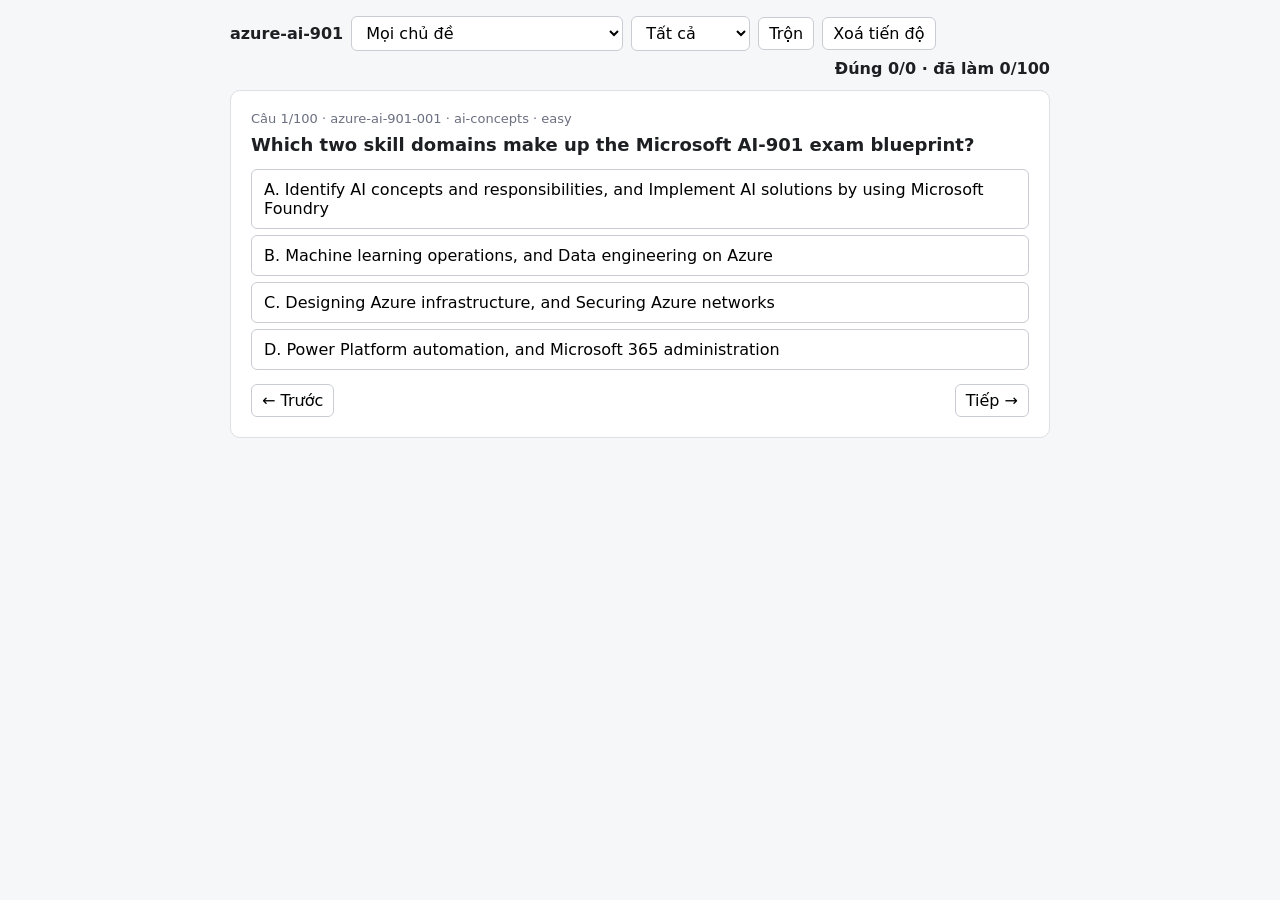
<file: azure-ai-901.html>
<!doctype html>
<html lang="vi"><head><meta charset="utf-8"><meta name="viewport" content="width=device-width,initial-scale=1">
<title>azure-ai-901 — Practice offline</title>
<style>
 body{font-family:system-ui,Segoe UI,sans-serif;max-width:820px;margin:0 auto;padding:16px;background:#f6f7f9;color:#1d1f23}
 header{display:flex;flex-wrap:wrap;gap:8px;align-items:center;margin-bottom:12px}
 select,button{font:inherit;padding:6px 10px;border:1px solid #c9ccd3;border-radius:6px;background:#fff;cursor:pointer}
 .card{background:#fff;border:1px solid #dde0e6;border-radius:10px;padding:20px}
 .meta{color:#6b7080;font-size:13px;margin-bottom:8px}
 .q{font-size:18px;font-weight:600;margin-bottom:14px}
 .opt{display:block;width:100%;text-align:left;margin:6px 0;padding:10px 12px}
 .opt.correct{background:#e3f6e8;border-color:#2e9e4f}
 .opt.wrong{background:#fde7e7;border-color:#d64545}
 .exp{margin-top:14px;padding:12px;background:#f1f4fb;border-radius:8px;display:none}
 nav{display:flex;justify-content:space-between;margin-top:14px}
 .score{margin-left:auto;font-weight:600}
</style></head><body>
<header>
 <strong>azure-ai-901</strong>
 <select id="cat"></select>
 <select id="mode"><option value="all">Tất cả</option><option value="new">Chưa làm</option><option value="missed">Làm sai</option></select>
 <button id="shuffle">Trộn</button>
 <button id="reset">Xoá tiến độ</button>
 <span class="score" id="score"></span>
</header>
<div class="card">
 <div class="meta" id="meta"></div>
 <div class="q" id="q"></div>
 <div id="opts"></div>
 <div class="exp" id="exp"></div>
 <nav><button id="prev">← Trước</button><button id="next">Tiếp →</button></nav>
</div>
<script>
const ALL = [{"id": "azure-ai-901-001", "question": "Which two skill domains make up the Microsoft AI-901 exam blueprint?", "options": ["Identify AI concepts and responsibilities, and Implement AI solutions by using Microsoft Foundry", "Machine learning operations, and Data engineering on Azure", "Designing Azure infrastructure, and Securing Azure networks", "Power Platform automation, and Microsoft 365 administration"], "correctAnswer": 0, "explanation": "The refreshed AI-901 exam is organized into two skill areas: Identify AI concepts and responsibilities (40-45%) and Implement AI solutions by using Microsoft Foundry (55-60%). The first is conceptual and the second is hands-on with the Foundry platform.", "exams": ["azure-ai-901"], "category": "ai-concepts", "topics": ["exam-blueprint"], "difficulty": "easy", "lastUpdated": "2026-05-24", "wrongExplanations": {"1": "Machine learning operations and data engineering are covered in role-based exams such as DP-100, not in the fundamentals-level AI-901.", "2": "Infrastructure and network security are Azure administrator topics (AZ-104, AZ-500), not the AI fundamentals blueprint.", "3": "Power Platform and Microsoft 365 administration are separate certification tracks unrelated to AI-901."}}, {"id": "azure-ai-901-002", "question": "What is the unified Microsoft platform for building and deploying AI applications and agents that AI-901 is built around?", "options": ["Microsoft Foundry", "Microsoft Power BI", "Microsoft Sentinel", "Microsoft Defender"], "correctAnswer": 0, "explanation": "Microsoft Foundry (previously Azure AI Foundry and Azure AI Studio) is Microsoft's unified platform for building, deploying, and managing AI applications and agents on Azure. The AI-901 exam was redesigned around Foundry as the primary developer experience.", "exams": ["azure-ai-901"], "category": "ai-concepts", "topics": ["microsoft-foundry"], "difficulty": "easy", "lastUpdated": "2026-05-24", "wrongExplanations": {"1": "Power BI is a business analytics and data visualization tool, not an AI application development platform.", "2": "Microsoft Sentinel is a cloud-native SIEM and security analytics service, not an AI app-building platform.", "3": "Microsoft Defender is a security product family, not the AI development platform AI-901 covers."}}, {"id": "azure-ai-901-003", "question": "Which responsible AI principle is most directly concerned with ensuring an AI system treats all groups of people equitably?", "options": ["Fairness", "Transparency", "Accountability", "Reliability and safety"], "correctAnswer": 0, "explanation": "Fairness means an AI system should treat all people equitably and avoid discriminating against groups based on attributes such as gender, ethnicity, or age. Microsoft's responsible AI principles include fairness, reliability and safety, privacy and security, inclusiveness, transparency, and accountability.", "exams": ["azure-ai-901"], "category": "responsible-ai", "topics": ["fairness"], "difficulty": "easy", "lastUpdated": "2026-05-24", "wrongExplanations": {"1": "Transparency is about making AI systems understandable, not about equitable treatment across groups.", "2": "Accountability is about people being responsible for AI systems, not directly about equitable treatment.", "3": "Reliability and safety concern consistent, safe operation, not equitable treatment of demographic groups."}}, {"id": "azure-ai-901-004", "question": "A bank wants to make sure its loan-approval AI model does not disadvantage applicants based on ethnicity. Which responsible AI principle does this address?", "options": ["Fairness", "Inclusiveness", "Privacy and security", "Transparency"], "correctAnswer": 0, "explanation": "Ensuring a model does not discriminate against people based on attributes like ethnicity is the core of the fairness principle. Tools such as Fairlearn help assess and mitigate fairness issues in models.", "exams": ["azure-ai-901"], "category": "responsible-ai", "topics": ["fairness"], "difficulty": "easy", "lastUpdated": "2026-05-24", "wrongExplanations": {"1": "Inclusiveness focuses on empowering people with disabilities and diverse backgrounds, not specifically on non-discriminatory model outputs.", "2": "Privacy and security concern protecting data, not equitable treatment across ethnic groups.", "3": "Transparency concerns explaining how the system works, not preventing biased outcomes."}}, {"id": "azure-ai-901-005", "question": "Which responsible AI principle requires that AI systems should perform consistently and operate safely even in unexpected conditions?", "options": ["Reliability and safety", "Inclusiveness", "Accountability", "Fairness"], "correctAnswer": 0, "explanation": "Reliability and safety means AI systems should work consistently as designed, respond safely to new situations, and resist harmful manipulation. Rigorous testing and monitoring support this principle.", "exams": ["azure-ai-901"], "category": "responsible-ai", "topics": ["reliability-safety"], "difficulty": "easy", "lastUpdated": "2026-05-24", "wrongExplanations": {"1": "Inclusiveness is about empowering everyone, including people with disabilities, not about consistent safe operation.", "2": "Accountability is about human responsibility for systems, not the system's operational consistency.", "3": "Fairness is about equitable treatment, not safe and consistent operation."}}, {"id": "azure-ai-901-006", "question": "An AI system must protect personal data and give users control over how their information is used. Which responsible AI principle applies?", "options": ["Privacy and security", "Transparency", "Reliability and safety", "Accountability"], "correctAnswer": 0, "explanation": "Privacy and security means AI systems must protect data and respect user privacy, securing information against misuse throughout its lifecycle. This includes safeguarding training data and user inputs.", "exams": ["azure-ai-901"], "category": "responsible-ai", "topics": ["privacy-security"], "difficulty": "easy", "lastUpdated": "2026-05-24", "wrongExplanations": {"1": "Transparency is about explainability, not protecting personal data.", "2": "Reliability and safety concern consistent operation, not data protection.", "3": "Accountability is about human responsibility, not directly about safeguarding personal data."}}, {"id": "azure-ai-901-007", "question": "Designing an AI solution so that it is accessible to people with disabilities best reflects which responsible AI principle?", "options": ["Inclusiveness", "Fairness", "Transparency", "Privacy and security"], "correctAnswer": 0, "explanation": "Inclusiveness means AI systems should empower everyone and engage people across abilities and backgrounds, including accessibility for people with disabilities. It ensures the benefits of AI reach diverse populations.", "exams": ["azure-ai-901"], "category": "responsible-ai", "topics": ["inclusiveness"], "difficulty": "easy", "lastUpdated": "2026-05-24", "wrongExplanations": {"1": "Fairness is about non-discrimination in outcomes, not specifically accessibility.", "2": "Transparency concerns explainability, not accessibility for people with disabilities.", "3": "Privacy and security concern data protection, not inclusive design."}}, {"id": "azure-ai-901-008", "question": "Users should understand how an AI system reaches its decisions and what its limitations are. Which principle does this describe?", "options": ["Transparency", "Accountability", "Inclusiveness", "Reliability and safety"], "correctAnswer": 0, "explanation": "Transparency means people should be able to understand how AI systems make decisions and be aware of their capabilities and limitations. Clear documentation and explainability tools support this principle.", "exams": ["azure-ai-901"], "category": "responsible-ai", "topics": ["transparency"], "difficulty": "easy", "lastUpdated": "2026-05-24", "wrongExplanations": {"1": "Accountability is about people being responsible for AI outcomes, not about explaining how decisions are made.", "2": "Inclusiveness is about empowering diverse users, not explainability.", "3": "Reliability and safety concern consistent operation, not understandability of decisions."}}, {"id": "azure-ai-901-009", "question": "Which responsible AI principle states that people, not the AI system itself, must be answerable for how an AI system operates?", "options": ["Accountability", "Transparency", "Fairness", "Privacy and security"], "correctAnswer": 0, "explanation": "Accountability means the people who design and deploy AI systems are responsible for how those systems operate, including meeting legal and ethical standards. Governance frameworks help organizations uphold accountability.", "exams": ["azure-ai-901"], "category": "responsible-ai", "topics": ["accountability"], "difficulty": "medium", "lastUpdated": "2026-05-24", "wrongExplanations": {"1": "Transparency is about understandability of the system, not about who is answerable for it.", "2": "Fairness concerns equitable treatment, not responsibility for the system.", "3": "Privacy and security concern data protection, not human responsibility for outcomes."}}, {"id": "azure-ai-901-010", "question": "A content team wants to block a generative AI app from producing hateful or violent text. Which Azure capability is designed for this?", "options": ["Azure AI Content Safety", "Azure Monitor", "Azure Key Vault", "Azure Resource Manager"], "correctAnswer": 0, "explanation": "Azure AI Content Safety detects and filters harmful content such as hate, violence, self-harm, and sexual material in both text and images. It supports the responsible AI principles of reliability, safety, and harm mitigation in generative apps.", "exams": ["azure-ai-901"], "category": "responsible-ai", "topics": ["content-safety"], "difficulty": "medium", "lastUpdated": "2026-05-24", "wrongExplanations": {"1": "Azure Monitor collects telemetry and metrics; it does not filter harmful AI-generated content.", "2": "Azure Key Vault stores secrets and keys; it has no content moderation role.", "3": "Azure Resource Manager deploys and manages resources; it does not screen generated content."}}, {"id": "azure-ai-901-011", "question": "Which statement best describes how a generative AI language model produces its output?", "options": ["It predicts the next token in a sequence based on patterns learned from large amounts of text", "It looks up the exact answer from a fixed database of facts", "It runs a fixed if-then rule set written by engineers", "It searches the live web for each response in real time by default"], "correctAnswer": 0, "explanation": "Generative language models are trained on large text corpora and generate output by predicting the most probable next token given the preceding context. They produce fluent, original text rather than retrieving fixed answers.", "exams": ["azure-ai-901"], "category": "generative-ai", "topics": ["how-models-work"], "difficulty": "medium", "lastUpdated": "2026-05-24", "wrongExplanations": {"1": "Models do not look up exact answers from a fixed database; they generate text probabilistically.", "2": "Generative models are not hand-coded rule sets; they learn statistical patterns from data.", "3": "By default a base model does not search the live web; it relies on its trained parameters unless augmented with retrieval."}}, {"id": "azure-ai-901-012", "question": "What is a token in the context of large language models?", "options": ["A chunk of text, such as a word or part of a word, that the model processes", "A security credential used to authenticate to the model", "A billing unit equal to one full conversation", "A pixel block used in image generation"], "correctAnswer": 0, "explanation": "A token is a unit of text, often a word or sub-word fragment, that a language model reads and predicts. Both input prompts and generated output are measured in tokens, which also affect cost and context-window limits.", "exams": ["azure-ai-901"], "category": "generative-ai", "topics": ["tokens"], "difficulty": "medium", "lastUpdated": "2026-05-24", "wrongExplanations": {"1": "An authentication credential is an access token in security contexts, not the language-model token concept asked about here.", "2": "Tokens are not whole conversations; they are small text fragments.", "3": "Pixel blocks relate to image processing, not the text tokens language models use."}}, {"id": "azure-ai-901-013", "question": "Which type of model creates a numeric vector representation of text so that similar meanings are placed close together?", "options": ["An embedding model", "A speech synthesis model", "A reinforcement-only model", "A rule-based parser"], "correctAnswer": 0, "explanation": "Embedding models convert text into dense numeric vectors where semantically similar inputs are near each other in vector space. Embeddings power semantic search and retrieval-augmented generation scenarios.", "exams": ["azure-ai-901"], "category": "generative-ai", "topics": ["embeddings"], "difficulty": "medium", "lastUpdated": "2026-05-24", "wrongExplanations": {"1": "A speech synthesis model converts text to audio, not text to semantic vectors.", "2": "Reinforcement learning tunes behavior through rewards; it does not by itself produce semantic text embeddings.", "3": "A rule-based parser applies grammar rules and does not create learned numeric vectors."}}, {"id": "azure-ai-901-014", "question": "What does the temperature parameter control when calling a generative language model?", "options": ["The randomness and creativity of the generated output", "The maximum number of input documents allowed", "The physical CPU temperature of the host", "The number of users who can call the model"], "correctAnswer": 0, "explanation": "Temperature controls how random or deterministic the output is. A low temperature makes responses more focused and predictable, while a higher temperature increases diversity and creativity at the cost of consistency.", "exams": ["azure-ai-901"], "category": "generative-ai", "topics": ["model-parameters"], "difficulty": "medium", "lastUpdated": "2026-05-24", "wrongExplanations": {"1": "Temperature does not limit input documents; that relates to context or input handling.", "2": "Temperature is a sampling parameter, not a hardware measurement.", "3": "User concurrency is a deployment or quota concern, not the temperature parameter."}}, {"id": "azure-ai-901-015", "question": "Which parameter limits how long a model's generated response can be?", "options": ["Max tokens", "Temperature", "Top-p", "Frequency penalty"], "correctAnswer": 0, "explanation": "The max tokens setting caps the number of tokens the model can generate in its response, controlling output length and cost. Temperature and top-p instead influence randomness, while frequency penalty discourages repetition.", "exams": ["azure-ai-901"], "category": "generative-ai", "topics": ["model-parameters"], "difficulty": "medium", "lastUpdated": "2026-05-24", "wrongExplanations": {"1": "Temperature affects randomness, not the maximum length of output.", "2": "Top-p limits the probability mass sampled from, affecting diversity rather than length.", "3": "Frequency penalty reduces repeated tokens; it does not set a hard length cap."}}, {"id": "azure-ai-901-016", "question": "A model that can accept both text and images as input is best described as which kind of model?", "options": ["A multimodal model", "A unimodal text model", "A regression model", "A clustering model"], "correctAnswer": 0, "explanation": "A multimodal model can process more than one type of input, such as text and images together, and reason across them. These models power scenarios like describing an uploaded photo or answering questions about a chart.", "exams": ["azure-ai-901"], "category": "generative-ai", "topics": ["multimodal-models"], "difficulty": "easy", "lastUpdated": "2026-05-24", "wrongExplanations": {"1": "A unimodal text model handles only text, not images.", "2": "A regression model predicts continuous numeric values, not multimodal content.", "3": "A clustering model groups similar data points and does not process images and text as a chat input."}}, {"id": "azure-ai-901-017", "question": "When selecting an AI model in Foundry, which factor is most important to match to your scenario?", "options": ["The model's capabilities, such as text, vision, or reasoning, relative to your task", "The alphabetical order of the model name", "The color of the model's icon in the catalog", "The number of letters in the model's version string"], "correctAnswer": 0, "explanation": "Choosing a model should be driven by whether its capabilities match the task, such as text generation, multimodal vision, embeddings, or reasoning, balanced against cost and performance. Cosmetic details like icons or naming are irrelevant.", "exams": ["azure-ai-901"], "category": "generative-ai", "topics": ["model-selection"], "difficulty": "easy", "lastUpdated": "2026-05-24", "wrongExplanations": {"1": "Alphabetical order has no bearing on whether a model fits the task.", "2": "Icon color is cosmetic and not a selection criterion.", "3": "The length of a version string is meaningless for model selection."}}, {"id": "azure-ai-901-018", "question": "Which workload is the best example of generative AI?", "options": ["Producing a draft marketing email from a short prompt", "Classifying an image as a cat or a dog", "Detecting fraud in a transaction stream", "Forecasting next month's sales from historical data"], "correctAnswer": 0, "explanation": "Generative AI creates new content such as text, images, or code. Drafting an email from a prompt is generative, whereas image classification, fraud detection, and forecasting are predictive or analytical workloads.", "exams": ["azure-ai-901"], "category": "ai-workloads", "topics": ["generative-ai-workload"], "difficulty": "easy", "lastUpdated": "2026-05-24", "wrongExplanations": {"1": "Classifying an image is a computer vision classification task, not content generation.", "2": "Fraud detection is anomaly detection or classification, not generative AI.", "3": "Sales forecasting is a predictive regression task, not generative content creation."}}, {"id": "azure-ai-901-019", "question": "What best describes an agentic AI workload?", "options": ["An AI solution that can plan steps and call tools or actions to accomplish a goal", "A static report that summarizes last year's data", "A spreadsheet macro that copies cells", "A manually written FAQ page"], "correctAnswer": 0, "explanation": "An AI agent uses a model to reason about a goal, decide on steps, and invoke tools or functions to carry out tasks. This goes beyond a single response by orchestrating actions toward an objective.", "exams": ["azure-ai-901"], "category": "ai-workloads", "topics": ["agentic-ai-workload"], "difficulty": "medium", "lastUpdated": "2026-05-24", "wrongExplanations": {"1": "A static report does not plan or take actions; it is fixed output.", "2": "A spreadsheet macro follows fixed steps without AI reasoning.", "3": "A manually written FAQ involves no autonomous reasoning or tool use."}}, {"id": "azure-ai-901-020", "question": "Identifying whether a customer review expresses positive or negative feeling is an example of which text analysis technique?", "options": ["Sentiment analysis", "Keyword extraction", "Entity detection", "Language detection"], "correctAnswer": 0, "explanation": "Sentiment analysis evaluates text to determine whether the expressed opinion is positive, negative, neutral, or mixed. It is commonly used to gauge customer satisfaction from reviews and social posts.", "exams": ["azure-ai-901"], "category": "natural-language-processing", "topics": ["sentiment-analysis"], "difficulty": "easy", "lastUpdated": "2026-05-24", "wrongExplanations": {"1": "Keyword extraction pulls out key phrases, not the emotional tone.", "2": "Entity detection identifies named items like people or places, not sentiment.", "3": "Language detection identifies which language the text is written in, not its sentiment."}}, {"id": "azure-ai-901-021", "question": "Extracting the most important phrases that summarize what a document is about is known as which technique?", "options": ["Key phrase extraction", "Sentiment analysis", "Speech synthesis", "Translation"], "correctAnswer": 0, "explanation": "Key phrase extraction identifies the main concepts and important terms in a body of text. It helps quickly understand the gist of documents without reading them in full.", "exams": ["azure-ai-901"], "category": "natural-language-processing", "topics": ["key-phrase-extraction"], "difficulty": "easy", "lastUpdated": "2026-05-24", "wrongExplanations": {"1": "Sentiment analysis measures emotional tone, not the main phrases.", "2": "Speech synthesis converts text to audio, not extracting key phrases.", "3": "Translation converts text between languages, not summarizing key concepts."}}, {"id": "azure-ai-901-022", "question": "Recognizing that 'Seattle' is a location and 'Microsoft' is an organization within a sentence is an example of which technique?", "options": ["Named entity recognition", "Sentiment analysis", "Summarization", "Optical character recognition"], "correctAnswer": 0, "explanation": "Named entity recognition (NER) identifies and categorizes entities such as people, places, organizations, dates, and quantities in text. It is a core capability of Azure AI Language.", "exams": ["azure-ai-901"], "category": "natural-language-processing", "topics": ["entity-recognition"], "difficulty": "easy", "lastUpdated": "2026-05-24", "wrongExplanations": {"1": "Sentiment analysis measures opinion polarity, not entity categories.", "2": "Summarization condenses content, it does not label entities.", "3": "Optical character recognition reads text from images, not categorizing entities."}}, {"id": "azure-ai-901-023", "question": "Condensing a long article into a few sentences that capture the main points is which text analysis capability?", "options": ["Summarization", "Entity linking", "Language detection", "Translation"], "correctAnswer": 0, "explanation": "Summarization produces a shorter version of text that retains the essential information. Azure AI Language offers extractive and abstractive summarization for documents and conversations.", "exams": ["azure-ai-901"], "category": "natural-language-processing", "topics": ["summarization"], "difficulty": "easy", "lastUpdated": "2026-05-24", "wrongExplanations": {"1": "Entity linking connects entities to a knowledge base; it does not shorten text.", "2": "Language detection identifies the language used, not a summary.", "3": "Translation changes the language, it does not condense the content."}}, {"id": "azure-ai-901-024", "question": "Which Azure service provides natural language processing features such as sentiment analysis, entity recognition, and summarization?", "options": ["Azure AI Language", "Azure AI Vision", "Azure Cosmos DB", "Azure Virtual Machines"], "correctAnswer": 0, "explanation": "Azure AI Language is the service that delivers text analytics capabilities including sentiment analysis, key phrase extraction, named entity recognition, language detection, and summarization. It is a core part of Azure AI services.", "exams": ["azure-ai-901"], "category": "natural-language-processing", "topics": ["azure-ai-language"], "difficulty": "easy", "lastUpdated": "2026-05-24", "wrongExplanations": {"1": "Azure AI Vision processes images, not text analytics.", "2": "Azure Cosmos DB is a NoSQL database, not a language service.", "3": "Azure Virtual Machines provide compute, not NLP features."}}, {"id": "azure-ai-901-025", "question": "Converting written text into spoken audio is best described as which capability?", "options": ["Speech synthesis (text to speech)", "Speech recognition (speech to text)", "Sentiment analysis", "Translation"], "correctAnswer": 0, "explanation": "Speech synthesis, or text to speech, generates natural-sounding spoken audio from written text. Azure AI Speech offers many neural voices for this purpose.", "exams": ["azure-ai-901"], "category": "natural-language-processing", "topics": ["speech-synthesis"], "difficulty": "easy", "lastUpdated": "2026-05-24", "wrongExplanations": {"1": "Speech recognition does the reverse, turning audio into text.", "2": "Sentiment analysis evaluates emotional tone in text, not audio generation.", "3": "Translation converts between languages, not text into audio."}}, {"id": "azure-ai-901-026", "question": "Transcribing a recorded meeting into written text is an example of which capability?", "options": ["Speech recognition (speech to text)", "Speech synthesis (text to speech)", "Image classification", "Key phrase extraction"], "correctAnswer": 0, "explanation": "Speech recognition, or speech to text, converts spoken audio into a written transcript. It enables transcription, captioning, and voice-driven applications.", "exams": ["azure-ai-901"], "category": "natural-language-processing", "topics": ["speech-recognition"], "difficulty": "easy", "lastUpdated": "2026-05-24", "wrongExplanations": {"1": "Speech synthesis produces audio from text, the opposite direction.", "2": "Image classification labels images, unrelated to audio transcription.", "3": "Key phrase extraction works on text, not converting audio to text."}}, {"id": "azure-ai-901-027", "question": "Which Azure service provides both speech to text and text to speech capabilities?", "options": ["Azure AI Speech", "Azure AI Vision", "Azure AI Language", "Azure Blob Storage"], "correctAnswer": 0, "explanation": "Azure AI Speech provides speech recognition (speech to text), speech synthesis (text to speech), and speech translation. It is part of the Azure AI services family, now called Foundry Tools.", "exams": ["azure-ai-901"], "category": "natural-language-processing", "topics": ["azure-ai-speech"], "difficulty": "easy", "lastUpdated": "2026-10-28", "wrongExplanations": {"1": "Azure AI Vision handles images, not speech.", "2": "Azure AI Language handles text analytics, not audio processing.", "3": "Azure Blob Storage stores files; it does not process speech."}}, {"id": "azure-ai-901-028", "question": "Detecting where objects are located in an image and drawing bounding boxes around them is which computer vision task?", "options": ["Object detection", "Image classification", "Sentiment analysis", "Speech recognition"], "correctAnswer": 0, "explanation": "Object detection identifies the presence and location of multiple objects in an image, returning bounding box coordinates and labels for each. Image classification, by contrast, assigns a single label to the whole image.", "exams": ["azure-ai-901"], "category": "computer-vision", "topics": ["object-detection"], "difficulty": "easy", "lastUpdated": "2026-05-24", "wrongExplanations": {"1": "Image classification labels the whole image, without locating individual objects.", "2": "Sentiment analysis is a text technique, unrelated to images.", "3": "Speech recognition processes audio, not images."}}, {"id": "azure-ai-901-029", "question": "Assigning a single category label such as 'beach' or 'mountain' to an entire photo is which computer vision task?", "options": ["Image classification", "Object detection", "Optical character recognition", "Speech synthesis"], "correctAnswer": 0, "explanation": "Image classification assigns one or more category labels describing the overall content of an image. Object detection differs by locating and labeling individual objects within the image.", "exams": ["azure-ai-901"], "category": "computer-vision", "topics": ["image-classification"], "difficulty": "easy", "lastUpdated": "2026-05-24", "wrongExplanations": {"1": "Object detection locates multiple objects, rather than labeling the whole image once.", "2": "Optical character recognition reads text from images, not classifying scenes.", "3": "Speech synthesis produces audio and is unrelated to image labeling."}}, {"id": "azure-ai-901-030", "question": "Reading printed or handwritten text from a scanned receipt is enabled by which computer vision capability?", "options": ["Optical character recognition (OCR)", "Image classification", "Object detection", "Sentiment analysis"], "correctAnswer": 0, "explanation": "Optical character recognition (OCR) detects and extracts text from images and documents, including printed and handwritten content. Azure AI Vision provides OCR through its Read capability.", "exams": ["azure-ai-901"], "category": "computer-vision", "topics": ["ocr"], "difficulty": "easy", "lastUpdated": "2026-05-24", "wrongExplanations": {"1": "Image classification assigns scene labels, not reading text.", "2": "Object detection locates objects, not extracting text characters.", "3": "Sentiment analysis evaluates text tone and is not a vision capability."}}, {"id": "azure-ai-901-031", "question": "Which Azure service provides computer vision capabilities such as image analysis, OCR, and object detection?", "options": ["Azure AI Vision", "Azure AI Language", "Azure AI Speech", "Azure Functions"], "correctAnswer": 0, "explanation": "Azure AI Vision provides image analysis, optical character recognition, object detection, and image captioning. It is the computer vision service within Azure AI services.", "exams": ["azure-ai-901"], "category": "computer-vision", "topics": ["azure-ai-vision"], "difficulty": "easy", "lastUpdated": "2026-05-24", "wrongExplanations": {"1": "Azure AI Language handles text, not images.", "2": "Azure AI Speech handles audio, not images.", "3": "Azure Functions runs serverless code; it is not a vision service."}}, {"id": "azure-ai-901-032", "question": "Creating a brand-new image from a text description such as 'a red bicycle on a beach at sunset' uses which type of model?", "options": ["An image-generation model", "An object-detection model", "An OCR model", "A regression model"], "correctAnswer": 0, "explanation": "Image-generation models produce new images from text prompts. This is a generative AI computer vision capability, distinct from analyzing or classifying existing images.", "exams": ["azure-ai-901"], "category": "computer-vision", "topics": ["image-generation"], "difficulty": "medium", "lastUpdated": "2026-05-24", "wrongExplanations": {"1": "Object detection locates objects in existing images; it does not create new images.", "2": "OCR reads text from images and cannot generate images.", "3": "A regression model predicts numeric values, not images."}}, {"id": "azure-ai-901-033", "question": "Extracting field values such as invoice number, date, and total from a scanned invoice is best handled by which capability?", "options": ["Information extraction from documents", "Speech synthesis", "Image classification", "Sentiment analysis"], "correctAnswer": 0, "explanation": "Extracting structured fields from documents and forms is an information extraction task. In Foundry, Azure Content Understanding extracts data from documents, images, audio, and video.", "exams": ["azure-ai-901"], "category": "information-extraction", "topics": ["document-extraction"], "difficulty": "medium", "lastUpdated": "2026-05-24", "wrongExplanations": {"1": "Speech synthesis produces audio, not extracting document fields.", "2": "Image classification labels whole images, not pulling specific field values.", "3": "Sentiment analysis measures tone in text, not extracting structured data."}}, {"id": "azure-ai-901-034", "question": "Which Foundry capability is designed to extract information from documents, images, audio, and video in a unified way?", "options": ["Azure Content Understanding", "Azure Key Vault", "Azure Monitor", "Azure Load Balancer"], "correctAnswer": 0, "explanation": "Azure Content Understanding in Foundry Tools extracts structured information from multiple content types including documents, forms, images, audio, and video. It is the primary information extraction capability assessed on AI-901.", "exams": ["azure-ai-901"], "category": "information-extraction", "topics": ["content-understanding"], "difficulty": "medium", "lastUpdated": "2026-05-24", "wrongExplanations": {"1": "Azure Key Vault stores secrets; it does not extract content.", "2": "Azure Monitor collects telemetry, not extracting information from files.", "3": "Azure Load Balancer distributes network traffic; it has no extraction role."}}, {"id": "azure-ai-901-035", "question": "In a chat application, what is the purpose of a system prompt (system message)?", "options": ["To set the model's role, behavior, and constraints before user input is processed", "To store the application's connection string", "To display error logs to the end user", "To increase the GPU memory available to the model"], "correctAnswer": 0, "explanation": "A system prompt instructs the model on its persona, tone, scope, and rules, guiding how it responds to user messages. Well-crafted system messages are key to reliable, on-brand generative AI behavior.", "exams": ["azure-ai-901"], "category": "generative-ai-apps", "topics": ["system-prompt"], "difficulty": "medium", "lastUpdated": "2026-05-24", "wrongExplanations": {"1": "Connection strings are configuration, not part of a system prompt's purpose.", "2": "System prompts guide model behavior; they are not for displaying error logs.", "3": "Prompts do not allocate hardware resources like GPU memory."}}, {"id": "azure-ai-901-036", "question": "Providing a few example input-output pairs inside a prompt to guide the model is known as what?", "options": ["Few-shot prompting", "Fine-tuning", "Quantization", "Tokenization"], "correctAnswer": 0, "explanation": "Few-shot prompting includes a small number of examples in the prompt so the model can infer the desired pattern without retraining. Zero-shot prompting provides no examples, while fine-tuning actually updates model weights.", "exams": ["azure-ai-901"], "category": "generative-ai-apps", "topics": ["prompt-engineering"], "difficulty": "medium", "lastUpdated": "2026-05-24", "wrongExplanations": {"1": "Fine-tuning retrains the model on data; it is not adding examples within a prompt.", "2": "Quantization reduces model precision for efficiency, unrelated to prompting style.", "3": "Tokenization splits text into tokens; it is not a prompting technique."}}, {"id": "azure-ai-901-037", "question": "What is the main benefit of grounding a generative model with your own data using retrieval-augmented generation (RAG)?", "options": ["It lets the model answer using your specific, up-to-date information instead of only its training data", "It permanently changes the model's internal weights", "It removes the need for any prompt", "It guarantees the model never makes mistakes"], "correctAnswer": 0, "explanation": "RAG retrieves relevant content from your data sources and adds it to the prompt so the model can ground its answers in that information. This improves accuracy and relevance without modifying the base model's weights.", "exams": ["azure-ai-901"], "category": "generative-ai-apps", "topics": ["rag-grounding"], "difficulty": "medium", "lastUpdated": "2026-05-24", "wrongExplanations": {"1": "RAG does not change model weights; that is fine-tuning.", "2": "RAG still relies on a prompt, into which retrieved data is inserted.", "3": "No technique guarantees a model never errs; RAG only reduces hallucination risk."}}, {"id": "azure-ai-901-038", "question": "In Foundry, after selecting a model from the catalog, what must you do before an application can send requests to it?", "options": ["Deploy the model to create an endpoint", "Convert the model to a virtual machine image", "Email Microsoft support for activation", "Print the model card and scan it"], "correctAnswer": 0, "explanation": "In Foundry you deploy a chosen model, which provisions an endpoint and credentials that applications use to call it. Without a deployment there is no endpoint to send inference requests to.", "exams": ["azure-ai-901"], "category": "generative-ai-apps", "topics": ["model-deployment"], "difficulty": "medium", "lastUpdated": "2026-05-24", "wrongExplanations": {"1": "Models are deployed as managed endpoints, not converted to VM images by you.", "2": "No support email is required to activate a catalog model.", "3": "Printing or scanning a model card has no effect on availability."}}, {"id": "azure-ai-901-039", "question": "Which tool lets you interactively test prompts against a deployed model directly in the Foundry portal?", "options": ["The chat playground", "Azure Resource Manager templates", "The billing dashboard", "The network security group editor"], "correctAnswer": 0, "explanation": "The chat playground in Foundry provides an interactive interface to test prompts, adjust parameters like temperature, and view responses before writing code. It is the fastest way to experiment with a deployed model.", "exams": ["azure-ai-901"], "category": "generative-ai-apps", "topics": ["foundry-playground"], "difficulty": "easy", "lastUpdated": "2026-05-24", "wrongExplanations": {"1": "ARM templates define infrastructure as code; they are not for testing prompts.", "2": "The billing dashboard shows costs, not prompt testing.", "3": "Network security group editors configure firewall rules, unrelated to prompts."}}, {"id": "azure-ai-901-040", "question": "What does the Foundry SDK primarily enable a developer to do?", "options": ["Write code that connects to and calls deployed models and services in Foundry", "Manually label training images in a browser", "Replace the need for any Azure subscription", "Render 3D graphics for games"], "correctAnswer": 0, "explanation": "The Foundry SDK lets developers programmatically connect to Foundry projects, call deployed models, and build client applications such as chat clients and agents. It abstracts the API calls behind language-specific libraries.", "exams": ["azure-ai-901"], "category": "generative-ai-apps", "topics": ["foundry-sdk"], "difficulty": "medium", "lastUpdated": "2026-05-24", "wrongExplanations": {"1": "Image labeling is a data-prep task, not the core purpose of the SDK.", "2": "The SDK still requires an Azure subscription to access resources.", "3": "The SDK is for AI app development, not 3D game rendering."}}, {"id": "azure-ai-901-041", "question": "Which language's coding syntax does the AI-901 study guide expect candidates to be familiar with?", "options": ["Python", "COBOL", "Assembly", "Fortran"], "correctAnswer": 0, "explanation": "The AI-901 audience profile states candidates should know Python coding syntax and programming techniques, since Foundry SDK examples are shown in Python. Familiarity with Azure resources is also expected.", "exams": ["azure-ai-901"], "category": "generative-ai-apps", "topics": ["python-prerequisite"], "difficulty": "easy", "lastUpdated": "2026-05-24", "wrongExplanations": {"1": "COBOL is a legacy business language not referenced by the study guide.", "2": "Assembly is low-level programming not expected for AI fundamentals.", "3": "Fortran is a scientific computing language not part of the prerequisites."}}, {"id": "azure-ai-901-042", "question": "What distinguishes an AI agent from a single chat completion call?", "options": ["An agent can use tools, follow multi-step instructions, and act toward a goal", "An agent can only return a single fixed sentence", "An agent cannot use any model", "An agent runs only on a local laptop with no cloud"], "correctAnswer": 0, "explanation": "An agent combines a model with instructions, tools, and the ability to take actions across multiple steps to accomplish a goal. A single chat completion returns one response without orchestrating tool calls or multi-step reasoning.", "exams": ["azure-ai-901"], "category": "generative-ai-apps", "topics": ["agents"], "difficulty": "medium", "lastUpdated": "2026-05-24", "wrongExplanations": {"1": "Agents are not limited to one fixed sentence; they reason and act over many steps.", "2": "Agents are built on top of a model, so they do use models.", "3": "Agents run in the cloud through Foundry, not exclusively on a local laptop."}}, {"id": "azure-ai-901-043", "question": "In Foundry, what are tools (also called actions or functions) in the context of an agent?", "options": ["Capabilities the agent can invoke, such as calling an API or searching data, to complete tasks", "Physical hardware sensors attached to the server", "Email templates sent to administrators", "Static images stored in blob storage"], "correctAnswer": 0, "explanation": "Tools give an agent capabilities beyond text generation, such as calling external APIs, querying data, or running code. The model decides when to invoke a tool to gather information or perform an action toward the goal.", "exams": ["azure-ai-901"], "category": "generative-ai-apps", "topics": ["agent-tools"], "difficulty": "medium", "lastUpdated": "2026-05-24", "wrongExplanations": {"1": "Tools are software capabilities the agent calls, not physical sensors.", "2": "Email templates are unrelated to the concept of agent tools.", "3": "Static blob images are not the actionable tools an agent invokes."}}, {"id": "azure-ai-901-044", "question": "A developer wants to build a lightweight chat client that talks to a model deployed in Foundry. Which approach aligns with the AI-901 skills?", "options": ["Use the Foundry SDK to connect to the deployment and send chat messages", "Rewrite the model from scratch in C++", "Train a new foundation model on a single laptop", "Avoid using any code and rely on manual copy-paste only"], "correctAnswer": 0, "explanation": "AI-901 expects candidates to build lightweight client applications using the Foundry SDK to call a deployed model. This is far simpler than training models and is the recommended path for entry-level developers.", "exams": ["azure-ai-901"], "category": "generative-ai-apps", "topics": ["chat-client"], "difficulty": "medium", "lastUpdated": "2026-05-24", "wrongExplanations": {"1": "Rewriting a foundation model in C++ is unnecessary and far beyond fundamentals scope.", "2": "Training a foundation model on a laptop is infeasible and not the intended approach.", "3": "Manual copy-paste is not building a client application."}}, {"id": "azure-ai-901-045", "question": "What is a Foundry project used for?", "options": ["To organize the resources, deployments, and connections for an AI solution", "To store unrelated personal photos", "To replace the Azure portal entirely", "To bill customers for Office licenses"], "correctAnswer": 0, "explanation": "A Foundry project is a workspace that groups model deployments, connected resources, data, and tools for building an AI solution. It gives developers a single place to manage everything an application needs.", "exams": ["azure-ai-901"], "category": "generative-ai-apps", "topics": ["foundry-project"], "difficulty": "medium", "lastUpdated": "2026-05-24", "wrongExplanations": {"1": "Foundry projects organize AI resources, not personal photo storage.", "2": "A project does not replace the Azure portal; it is a workspace within Azure.", "3": "Billing for Office licenses is unrelated to Foundry projects."}}, {"id": "azure-ai-901-046", "question": "Which prompt would most likely produce reliable, focused output from a generative model?", "options": ["A clear, specific prompt that states the task, desired format, and any constraints", "A single vague word with no context", "A prompt written in random characters", "An empty prompt"], "correctAnswer": 0, "explanation": "Effective prompts are clear and specific, describing the task, expected format, and constraints. Vague or empty prompts give the model little to work with, producing unfocused or unpredictable results.", "exams": ["azure-ai-901"], "category": "generative-ai-apps", "topics": ["prompt-engineering"], "difficulty": "easy", "lastUpdated": "2026-05-24", "wrongExplanations": {"1": "A single vague word lacks the detail a model needs for focused output.", "2": "Random characters give the model no meaningful instruction.", "3": "An empty prompt provides no task at all."}}, {"id": "azure-ai-901-047", "question": "What is a hallucination in the context of generative AI?", "options": ["When a model produces confident output that is factually incorrect or fabricated", "When a model refuses to respond entirely", "When the network connection times out", "When the GPU overheats during inference"], "correctAnswer": 0, "explanation": "A hallucination is when a generative model produces plausible-sounding but false or fabricated information. Grounding the model with reliable data through techniques like RAG helps reduce hallucinations.", "exams": ["azure-ai-901"], "category": "generative-ai-apps", "topics": ["hallucination"], "difficulty": "medium", "lastUpdated": "2026-05-24", "wrongExplanations": {"1": "A refusal to respond is not a hallucination; hallucination is incorrect generated content.", "2": "A network timeout is an infrastructure issue, not a hallucination.", "3": "GPU overheating is a hardware problem, unrelated to hallucinated output."}}, {"id": "azure-ai-901-048", "question": "Which statement about Azure AI services is correct?", "options": ["They are prebuilt AI capabilities you can call through APIs without training your own models", "They require you to build and train every model from raw data first", "They run only on on-premises hardware", "They are limited to a single language"], "correctAnswer": 0, "explanation": "Azure AI services provide ready-to-use AI capabilities such as vision, language, and speech that developers consume through APIs and SDKs. They remove the need to build and train models from scratch for common tasks.", "exams": ["azure-ai-901"], "category": "ai-concepts", "topics": ["azure-ai-services"], "difficulty": "easy", "lastUpdated": "2026-05-24", "wrongExplanations": {"1": "The whole point of Azure AI services is that prebuilt models exist, so you do not train from raw data.", "2": "These services are cloud-based, not limited to on-premises hardware.", "3": "Azure AI services support many languages, not just one."}}, {"id": "azure-ai-901-049", "question": "Translating a sentence from English to Japanese is an example of which NLP capability?", "options": ["Machine translation", "Sentiment analysis", "Object detection", "Optical character recognition"], "correctAnswer": 0, "explanation": "Machine translation converts text or speech from one language to another. Azure provides text translation through Azure Translator (now part of Foundry Tools, formerly Azure AI Translator) and speech translation through Azure AI Speech.", "exams": ["azure-ai-901"], "category": "natural-language-processing", "topics": ["translation"], "difficulty": "easy", "lastUpdated": "2026-06-23", "wrongExplanations": {"1": "Sentiment analysis measures emotional tone, not language conversion.", "2": "Object detection is a vision task, unrelated to language translation.", "3": "OCR reads text from images; it does not translate between languages."}}, {"id": "azure-ai-901-050", "question": "A multimodal model in Foundry receives a photo of a whiteboard and a question about its contents, then answers. This demonstrates which capability?", "options": ["Interpreting visual input in a prompt", "Generating a brand-new image", "Synthesizing speech from text", "Detecting fraud in transactions"], "correctAnswer": 0, "explanation": "When a multimodal model takes an image plus a text question and reasons about the image content, it is interpreting visual input within a prompt. AI-901 includes interpreting visual input by using a deployed multimodal model.", "exams": ["azure-ai-901"], "category": "computer-vision", "topics": ["multimodal-vision"], "difficulty": "medium", "lastUpdated": "2026-05-24", "wrongExplanations": {"1": "Generating a new image is the reverse direction from interpreting an existing one.", "2": "Speech synthesis produces audio, not image interpretation.", "3": "Fraud detection is an analytical task unrelated to interpreting images."}}, {"id": "azure-ai-901-051", "question": "Which scenario is the best fit for an image-generation model?", "options": ["Creating concept artwork for a product from a text description", "Reading the serial number printed on a device", "Counting how many cars appear in a parking-lot photo", "Transcribing a podcast episode"], "correctAnswer": 0, "explanation": "Image-generation models create original images from text prompts, making them ideal for producing concept art or marketing visuals. The other scenarios involve reading, counting, or transcribing existing content, which are analytical tasks.", "exams": ["azure-ai-901"], "category": "computer-vision", "topics": ["image-generation"], "difficulty": "easy", "lastUpdated": "2026-05-24", "wrongExplanations": {"1": "Reading a serial number is OCR, not image generation.", "2": "Counting cars is object detection, an analytical task.", "3": "Transcribing a podcast is speech to text, unrelated to image generation."}}, {"id": "azure-ai-901-052", "question": "Using Content Understanding to pull the spoken topics and key moments out of a recorded video is an example of extracting information from what?", "options": ["Audio and video content", "Relational database tables", "Network packet captures", "Source code repositories"], "correctAnswer": 0, "explanation": "Azure Content Understanding can extract information from audio and video, including transcripts, topics, and key moments. AI-901 covers extracting information from text, images, audio, and video.", "exams": ["azure-ai-901"], "category": "information-extraction", "topics": ["audio-video-extraction"], "difficulty": "medium", "lastUpdated": "2026-05-24", "wrongExplanations": {"1": "Relational tables are queried with SQL, not extracted by Content Understanding.", "2": "Network packet analysis is a security task, not content understanding.", "3": "Source code is parsed by developer tools, not by media content extraction."}}, {"id": "azure-ai-901-053", "question": "Which capability would best extract handwritten notes and key fields from a stack of scanned forms?", "options": ["Content Understanding document extraction", "Speech recognition", "Image generation", "Sentiment analysis"], "correctAnswer": 0, "explanation": "Extracting fields and text, including handwriting, from scanned forms is a document information extraction task handled by Azure Content Understanding in Foundry. It returns structured data from documents and images.", "exams": ["azure-ai-901"], "category": "information-extraction", "topics": ["document-extraction"], "difficulty": "medium", "lastUpdated": "2026-05-24", "wrongExplanations": {"1": "Speech recognition processes audio, not scanned forms.", "2": "Image generation creates new images; it does not read forms.", "3": "Sentiment analysis measures text tone, not extracting form fields."}}, {"id": "azure-ai-901-054", "question": "What is the AI-901 exam fee in the United States?", "options": ["$99 USD", "$165 USD", "$300 USD", "Free"], "correctAnswer": 0, "explanation": "Microsoft fundamentals exams such as AI-901 are priced at $99 USD in the United States, though pricing varies by country and excludes taxes. Role-based exams typically cost more.", "exams": ["azure-ai-901"], "category": "exam-logistics", "topics": ["exam-fee"], "difficulty": "easy", "lastUpdated": "2026-05-24", "wrongExplanations": {"1": "$165 is closer to a role-based associate exam price, not the fundamentals fee.", "2": "$300 exceeds the fundamentals price; AI-901 is $99.", "3": "AI-901 is not free; the fee is $99 USD in the US."}}, {"id": "azure-ai-901-055", "question": "What passing score is required on the AI-901 exam?", "options": ["700 out of 1000", "500 out of 1000", "850 out of 1000", "65 out of 100"], "correctAnswer": 0, "explanation": "Microsoft exams, including AI-901, require a score of 700 or greater on a scale of 1 to 1000 to pass. The scaled score is not a simple percentage of correct answers.", "exams": ["azure-ai-901"], "category": "exam-logistics", "topics": ["passing-score"], "difficulty": "easy", "lastUpdated": "2026-05-24", "wrongExplanations": {"1": "500 is below the required passing threshold of 700.", "2": "850 is higher than required; the pass mark is 700.", "3": "The score is on a 1000-point scale, not a 100-point percentage."}}, {"id": "azure-ai-901-056", "question": "Who administers and delivers the AI-901 exam?", "options": ["Microsoft, with delivery through Pearson VUE", "Oracle University", "CompTIA testing centers only", "Amazon Web Services"], "correctAnswer": 0, "explanation": "AI-901 is a Microsoft certification exam delivered through Pearson VUE, online or at a test center. Microsoft owns the exam content while Pearson VUE handles scheduling and proctoring.", "exams": ["azure-ai-901"], "category": "exam-logistics", "topics": ["exam-provider"], "difficulty": "easy", "lastUpdated": "2026-05-24", "wrongExplanations": {"1": "Oracle University runs Oracle exams, not Microsoft's AI-901.", "2": "CompTIA runs its own certifications, not Microsoft Azure exams.", "3": "AWS administers its own certifications, not Microsoft's."}}, {"id": "azure-ai-901-057", "question": "How long is the Microsoft Certified: Azure AI Fundamentals certification valid after passing AI-901?", "options": ["It does not expire because it is a fundamentals certification", "12 months, then it must be retaken", "24 months, then it must be repurchased", "6 months only"], "correctAnswer": 0, "explanation": "Microsoft fundamentals certifications, including Azure AI Fundamentals, do not expire. Only role-based associate, expert, and specialty certifications require annual renewal.", "exams": ["azure-ai-901"], "category": "exam-logistics", "topics": ["certification-validity"], "difficulty": "easy", "lastUpdated": "2026-05-24", "wrongExplanations": {"1": "Annual renewal applies to role-based and specialty certs, not fundamentals.", "2": "There is no 24-month expiry for fundamentals certifications.", "3": "Fundamentals certifications do not expire after 6 months."}}, {"id": "azure-ai-901-058", "question": "Roughly how much of the AI-901 exam focuses on implementing AI solutions by using Microsoft Foundry?", "options": ["55 to 60 percent", "10 to 15 percent", "5 percent", "90 percent"], "correctAnswer": 0, "explanation": "The official skills-at-a-glance shows Implement AI solutions by using Microsoft Foundry at 55 to 60 percent, making it the larger domain. Identify AI concepts and responsibilities accounts for 40 to 45 percent.", "exams": ["azure-ai-901"], "category": "exam-logistics", "topics": ["skill-weights"], "difficulty": "medium", "lastUpdated": "2026-05-24", "wrongExplanations": {"1": "10 to 15 percent understates the largest domain on the exam.", "2": "5 percent is far too low for the Foundry implementation domain.", "3": "90 percent overstates it; the Foundry domain is 55 to 60 percent."}}, {"id": "azure-ai-901-059", "question": "Which conceptual workload would you choose to automatically route incoming support tickets to the right department based on their text?", "options": ["Text classification using natural language processing", "Image generation", "Speech synthesis", "Optical character recognition"], "correctAnswer": 0, "explanation": "Routing tickets based on their wording is a text classification NLP task that assigns categories to text. Azure AI Language supports custom text classification for scenarios like this.", "exams": ["azure-ai-901"], "category": "natural-language-processing", "topics": ["text-classification"], "difficulty": "medium", "lastUpdated": "2026-05-24", "wrongExplanations": {"1": "Image generation creates pictures, not classifying text tickets.", "2": "Speech synthesis produces audio, not categorizing text.", "3": "OCR reads text from images; the tickets are already text needing classification."}}, {"id": "azure-ai-901-060", "question": "A company wants users to ask questions in plain language and get answers drawn from its internal knowledge base. Which approach fits best?", "options": ["A generative AI chat solution grounded on the company's documents", "A static printed manual", "An image-generation model", "A speaker-recognition system"], "correctAnswer": 0, "explanation": "A generative chat solution grounded on internal documents lets users ask natural-language questions and receive answers based on the company's own content. Grounding the model with the knowledge base improves accuracy and relevance.", "exams": ["azure-ai-901"], "category": "generative-ai-apps", "topics": ["rag-grounding"], "difficulty": "medium", "lastUpdated": "2026-05-24", "wrongExplanations": {"1": "A static printed manual cannot answer natural-language questions interactively.", "2": "Image generation creates pictures, not knowledge-base answers.", "3": "Speaker recognition identifies who is speaking, not answering content questions."}}, {"id": "azure-ai-901-061", "question": "What does fine-tuning a model involve?", "options": ["Further training a base model on additional examples to adapt it to a specific task", "Restarting the Foundry portal", "Lowering the screen brightness during inference", "Deleting the model from the catalog"], "correctAnswer": 0, "explanation": "Fine-tuning continues training a pretrained model on task-specific examples so it performs better on that task or style. It changes the model's weights, unlike prompting techniques that leave the base model unchanged.", "exams": ["azure-ai-901"], "category": "generative-ai", "topics": ["fine-tuning"], "difficulty": "hard", "lastUpdated": "2026-05-24", "wrongExplanations": {"1": "Restarting the portal has nothing to do with adapting a model.", "2": "Screen brightness is unrelated to model training.", "3": "Deleting a model removes it; fine-tuning instead specializes it."}}, {"id": "azure-ai-901-062", "question": "Which of these is the clearest example of where the privacy and security principle must be applied?", "options": ["Ensuring that personal health data sent to a model is encrypted and not exposed", "Choosing a brighter color theme for the app", "Adding more emojis to chatbot replies", "Renaming the deployment to a shorter name"], "correctAnswer": 0, "explanation": "Protecting sensitive personal data, such as health information, with encryption and access controls is a direct application of the privacy and security principle. The other options are cosmetic and unrelated to responsible AI.", "exams": ["azure-ai-901"], "category": "responsible-ai", "topics": ["privacy-security"], "difficulty": "easy", "lastUpdated": "2026-05-24", "wrongExplanations": {"1": "A color theme is a UI choice, not a privacy or security concern.", "2": "Adding emojis does not relate to protecting data.", "3": "Renaming a deployment has no impact on data privacy."}}, {"id": "azure-ai-901-063", "question": "Which scenario best matches a computer vision workload?", "options": ["Identifying defective parts on a production line from camera images", "Translating a document into French", "Summarizing a news article", "Converting a paragraph into speech"], "correctAnswer": 0, "explanation": "Detecting defects from camera images is a computer vision task that analyzes visual data. Translation, summarization, and text to speech are language and speech workloads, not vision.", "exams": ["azure-ai-901"], "category": "computer-vision", "topics": ["vision-workload"], "difficulty": "easy", "lastUpdated": "2026-05-24", "wrongExplanations": {"1": "Translating a document is an NLP task, not computer vision.", "2": "Summarizing an article is a text analysis task.", "3": "Converting text to speech is a speech synthesis task."}}, {"id": "azure-ai-901-064", "question": "What is the role of the context window in a language model?", "options": ["It defines the maximum number of tokens the model can consider at once, including prompt and response", "It sets the physical window size of the app", "It controls how many users can log in", "It determines the model's training duration"], "correctAnswer": 0, "explanation": "The context window is the maximum amount of text, measured in tokens, that a model can take into account in a single interaction, covering both the input and the generated output. Exceeding it forces older content to be truncated.", "exams": ["azure-ai-901"], "category": "generative-ai", "topics": ["context-window"], "difficulty": "hard", "lastUpdated": "2026-05-24", "wrongExplanations": {"1": "It is a token limit, not the physical size of an application window.", "2": "User login counts are quota concerns, not the context window.", "3": "Training duration is unrelated to the context window concept."}}, {"id": "azure-ai-901-065", "question": "Which statement about choosing between a smaller and a larger language model is most accurate?", "options": ["Smaller models can be cheaper and faster, while larger models may handle more complex reasoning", "Larger models are always free and faster", "Smaller models can never answer any question", "Model size has no effect on cost or latency"], "correctAnswer": 0, "explanation": "Model selection involves trade-offs: smaller models often cost less and respond faster, while larger models may offer stronger reasoning at higher cost and latency. Matching the model to the task and budget is part of model selection on AI-901.", "exams": ["azure-ai-901"], "category": "generative-ai", "topics": ["model-selection"], "difficulty": "medium", "lastUpdated": "2026-05-24", "wrongExplanations": {"1": "Larger models are usually more expensive and not necessarily faster.", "2": "Smaller models can answer many questions; they are just less capable on complex tasks.", "3": "Model size clearly affects cost and latency."}}, {"id": "azure-ai-901-066", "question": "Which Azure AI Language feature would identify the language a piece of text is written in?", "options": ["Language detection", "Sentiment analysis", "Key phrase extraction", "Summarization"], "correctAnswer": 0, "explanation": "Language detection determines which natural language a text is written in and returns a confidence score. It is useful for routing multilingual content to the right processing pipeline.", "exams": ["azure-ai-901"], "category": "natural-language-processing", "topics": ["language-detection"], "difficulty": "easy", "lastUpdated": "2026-05-24", "wrongExplanations": {"1": "Sentiment analysis measures tone, not which language is used.", "2": "Key phrase extraction pulls main phrases, not detecting the language.", "3": "Summarization condenses content, it does not identify the language."}}, {"id": "azure-ai-901-067", "question": "An app needs to convert a customer's spoken request into text and then have a model respond aloud. Which two capabilities are combined?", "options": ["Speech to text and text to speech", "Object detection and image classification", "OCR and translation", "Embeddings and clustering"], "correctAnswer": 0, "explanation": "Capturing a spoken request requires speech to text, and responding aloud requires text to speech. Together these enable a voice-driven conversational experience, often paired with a multimodal model in Foundry.", "exams": ["azure-ai-901"], "category": "natural-language-processing", "topics": ["speech-pipeline"], "difficulty": "medium", "lastUpdated": "2026-05-24", "wrongExplanations": {"1": "Object detection and image classification are vision tasks, not speech.", "2": "OCR and translation handle text in images and language conversion, not voice interaction.", "3": "Embeddings and clustering are analytical techniques, not a speech pipeline."}}, {"id": "azure-ai-901-068", "question": "Which is a valid reason to deploy an AI model close to where its data resides or in a specific region?", "options": ["To meet data residency, compliance, or latency requirements", "To make the model larger automatically", "To remove the need for a prompt", "To disable responsible AI checks"], "correctAnswer": 0, "explanation": "Choosing a deployment region can address data residency rules, regulatory compliance, and latency for end users. Deployment configuration is part of identifying appropriate model deployment options on AI-901.", "exams": ["azure-ai-901"], "category": "generative-ai", "topics": ["deployment-options"], "difficulty": "medium", "lastUpdated": "2026-05-24", "wrongExplanations": {"1": "Region choice does not change a model's size.", "2": "A prompt is still required regardless of region.", "3": "Region selection does not disable responsible AI safeguards."}}, {"id": "azure-ai-901-069", "question": "What best describes the difference between extractive and abstractive summarization?", "options": ["Extractive selects key sentences from the source, while abstractive generates new wording", "Extractive translates text, while abstractive detects sentiment", "Extractive creates images, while abstractive creates audio", "There is no difference between them"], "correctAnswer": 0, "explanation": "Extractive summarization pulls the most important existing sentences from the text, whereas abstractive summarization generates new phrasing that paraphrases the content. Azure AI Language offers both styles.", "exams": ["azure-ai-901"], "category": "natural-language-processing", "topics": ["summarization"], "difficulty": "hard", "lastUpdated": "2026-05-24", "wrongExplanations": {"1": "Neither type translates text or detects sentiment; both summarize.", "2": "Summarization works on text, not creating images or audio.", "3": "They are genuinely different approaches to summarization."}}, {"id": "azure-ai-901-070", "question": "Which scenario best demonstrates an information extraction workload?", "options": ["Pulling vendor names and amounts out of thousands of PDF receipts automatically", "Generating a poem from a prompt", "Playing a synthesized voice greeting", "Brightening the colors in a photo"], "correctAnswer": 0, "explanation": "Automatically extracting structured fields like vendor names and amounts from documents is an information extraction workload, handled by Azure Content Understanding in Foundry. The other options are generative or editing tasks.", "exams": ["azure-ai-901"], "category": "information-extraction", "topics": ["document-extraction"], "difficulty": "easy", "lastUpdated": "2026-05-24", "wrongExplanations": {"1": "Generating a poem is a generative AI task, not extraction.", "2": "Playing a synthesized voice is speech synthesis, not extraction.", "3": "Brightening photo colors is image editing, not information extraction."}}, {"id": "azure-ai-901-071", "question": "When building an agent in Foundry, what does giving the agent clear instructions accomplish?", "options": ["It defines the agent's goal, behavior, and how it should use its tools", "It encrypts the network traffic", "It increases the Azure subscription quota", "It changes the billing currency"], "correctAnswer": 0, "explanation": "Instructions tell the agent what its objective is, how to behave, and when to use available tools. Clear instructions are essential for an agent to act reliably toward the intended goal.", "exams": ["azure-ai-901"], "category": "generative-ai-apps", "topics": ["agent-instructions"], "difficulty": "medium", "lastUpdated": "2026-05-24", "wrongExplanations": {"1": "Instructions guide behavior; they do not encrypt traffic.", "2": "Agent instructions do not change subscription quotas.", "3": "Billing currency is account configuration, not an agent instruction."}}, {"id": "azure-ai-901-072", "question": "Which example best illustrates the inclusiveness principle in a deployed AI product?", "options": ["Adding voice control and screen-reader support so people with disabilities can use the app", "Limiting the app to one premium customer segment", "Hiding all documentation from users", "Storing data without any backup"], "correctAnswer": 0, "explanation": "Inclusiveness means designing AI so that everyone, including people with disabilities, can benefit. Adding accessibility features like voice control and screen-reader support directly supports this principle.", "exams": ["azure-ai-901"], "category": "responsible-ai", "topics": ["inclusiveness"], "difficulty": "easy", "lastUpdated": "2026-05-24", "wrongExplanations": {"1": "Limiting access to one segment is the opposite of inclusiveness.", "2": "Hiding documentation reduces transparency and accessibility.", "3": "Skipping backups is a reliability issue, not inclusiveness."}}, {"id": "azure-ai-901-073", "question": "Which describes a key risk of generative AI that responsible AI practices aim to reduce?", "options": ["Generating biased, harmful, or false content", "Running out of disk space on a laptop", "Slow internet connections", "Using too many browser tabs"], "correctAnswer": 0, "explanation": "Generative models can produce biased, harmful, or factually incorrect content, so responsible AI practices like content filtering, grounding, and human oversight are applied to mitigate these risks. The other options are unrelated infrastructure or user issues.", "exams": ["azure-ai-901"], "category": "responsible-ai", "topics": ["generative-ai-risks"], "difficulty": "medium", "lastUpdated": "2026-05-24", "wrongExplanations": {"1": "Disk space is a hardware concern, not a generative AI risk.", "2": "Slow internet is a connectivity issue, not an AI content risk.", "3": "Browser tab count is unrelated to responsible AI."}}, {"id": "azure-ai-901-074", "question": "In Foundry, what is the purpose of a connection within a project?", "options": ["To securely link the project to a resource or data source it needs", "To physically wire two servers together", "To change the model's temperature setting", "To create a new Azure tenant"], "correctAnswer": 0, "explanation": "A connection in a Foundry project securely links it to external resources or data, such as a storage account or another AI service, so the solution can use them. Connections centralize and protect credentials.", "exams": ["azure-ai-901"], "category": "generative-ai-apps", "topics": ["foundry-connections"], "difficulty": "hard", "lastUpdated": "2026-05-24", "wrongExplanations": {"1": "Connections are logical links to resources, not physical cabling.", "2": "Temperature is a model parameter, not what a connection sets.", "3": "Creating a tenant is an identity operation, not a project connection."}}, {"id": "azure-ai-901-075", "question": "Predicting next month's electricity demand from years of historical readings is which kind of machine learning task?", "options": ["Regression (predicting a numeric value)", "Generative content creation", "Optical character recognition", "Speech synthesis"], "correctAnswer": 0, "explanation": "Predicting a continuous numeric value such as future demand is a regression task in machine learning. It differs from classification, which predicts categories, and from generative tasks that create new content.", "exams": ["azure-ai-901"], "category": "ai-concepts", "topics": ["regression"], "difficulty": "medium", "lastUpdated": "2026-05-24", "wrongExplanations": {"1": "Generative content creation makes new media, not numeric forecasts.", "2": "OCR reads text from images, unrelated to demand prediction.", "3": "Speech synthesis creates audio, not numeric forecasts."}}, {"id": "azure-ai-901-076", "question": "Sorting emails into 'spam' or 'not spam' is which kind of machine learning task?", "options": ["Classification", "Regression", "Image generation", "Speech recognition"], "correctAnswer": 0, "explanation": "Assigning items to discrete categories such as spam or not spam is a classification task. Regression predicts numeric values, so it is not the right description here.", "exams": ["azure-ai-901"], "category": "ai-concepts", "topics": ["classification"], "difficulty": "easy", "lastUpdated": "2026-05-24", "wrongExplanations": {"1": "Regression predicts numbers, not discrete spam categories.", "2": "Image generation creates pictures, unrelated to email sorting.", "3": "Speech recognition converts audio to text, not classifying emails."}}, {"id": "azure-ai-901-077", "question": "Which describes the relationship between AI, machine learning, and generative AI?", "options": ["Machine learning is a subset of AI, and generative AI is a subset of machine learning", "They are three completely unrelated fields", "Generative AI contains all of AI and machine learning", "Machine learning is broader than AI"], "correctAnswer": 0, "explanation": "Artificial intelligence is the broadest field, machine learning is a subset of AI that learns from data, and generative AI is a subset of machine learning focused on creating new content. Understanding these nested relationships is foundational.", "exams": ["azure-ai-901"], "category": "ai-concepts", "topics": ["ai-ml-relationship"], "difficulty": "medium", "lastUpdated": "2026-05-24", "wrongExplanations": {"1": "They are nested fields, not unrelated.", "2": "Generative AI is a subset, not a superset containing all of AI.", "3": "AI is broader than machine learning, not the reverse."}}, {"id": "azure-ai-901-078", "question": "A retailer wants an AI feature that recommends products by understanding the meaning of a shopper's search phrase, even with different wording. Which technique supports this?", "options": ["Semantic search using embeddings", "Optical character recognition", "Text to speech", "Object detection"], "correctAnswer": 0, "explanation": "Semantic search uses embeddings to match queries to results based on meaning rather than exact keywords, so different phrasings still find relevant products. This is a common application of embedding models.", "exams": ["azure-ai-901"], "category": "generative-ai", "topics": ["semantic-search"], "difficulty": "hard", "lastUpdated": "2026-05-24", "wrongExplanations": {"1": "OCR reads text from images, not matching meaning of queries.", "2": "Text to speech produces audio, not search relevance.", "3": "Object detection is a vision task, not semantic text matching."}}, {"id": "azure-ai-901-079", "question": "Which is the best example of using a deployed multimodal model to respond to spoken prompts?", "options": ["A voice assistant that hears a question, reasons over it, and speaks a helpful answer", "A batch job that resizes thousands of images", "A scheduled report that emails sales totals", "A script that renames files on a server"], "correctAnswer": 0, "explanation": "Responding to spoken prompts with a multimodal model means the app captures speech, the model reasons over it, and a spoken answer is returned. AI-901 includes responding to spoken prompts by using a deployed multimodal model.", "exams": ["azure-ai-901"], "category": "natural-language-processing", "topics": ["multimodal-speech"], "difficulty": "medium", "lastUpdated": "2026-05-24", "wrongExplanations": {"1": "Resizing images is a batch image operation, not responding to speech.", "2": "Emailing a sales report is automation, not multimodal speech.", "3": "Renaming files is a scripting task, unrelated to spoken prompts."}}, {"id": "azure-ai-901-080", "question": "Why might an organization add a human-in-the-loop review step to a generative AI workflow?", "options": ["To verify or approve AI output for accuracy and safety before it is used", "To make the model run faster", "To eliminate the need for any responsible AI principles", "To reduce the model to a single token"], "correctAnswer": 0, "explanation": "Human-in-the-loop review lets people check, correct, or approve AI-generated output before it is acted on, supporting accountability, reliability, and safety. It is a common safeguard for high-stakes generative AI use cases.", "exams": ["azure-ai-901"], "category": "responsible-ai", "topics": ["human-in-the-loop"], "difficulty": "medium", "lastUpdated": "2026-05-24", "wrongExplanations": {"1": "Human review adds a step and does not speed up the model.", "2": "It supports, rather than eliminates, responsible AI principles.", "3": "It has nothing to do with reducing output to a single token."}}, {"id": "azure-ai-901-081", "question": "Which task is best suited to optical character recognition rather than a generative model?", "options": ["Digitizing the printed text on a stack of old paper forms", "Writing a creative short story", "Holding a back-and-forth conversation", "Designing a new company logo from a description"], "correctAnswer": 0, "explanation": "OCR is purpose-built to detect and read existing text from images and documents, making it ideal for digitizing paper forms. Story writing, conversation, and logo design are generative tasks.", "exams": ["azure-ai-901"], "category": "computer-vision", "topics": ["ocr"], "difficulty": "easy", "lastUpdated": "2026-05-24", "wrongExplanations": {"1": "Writing a story is a generative language task, not OCR.", "2": "Holding a conversation is a chat task, not text extraction.", "3": "Designing a logo from a description is image generation, not OCR."}}, {"id": "azure-ai-901-082", "question": "Which best describes speaker diarization in Azure AI Speech?", "options": ["Separating who spoke when in a transcript", "Translating speech into another language", "Generating images from speech", "Counting objects in a video"], "correctAnswer": 0, "explanation": "Speaker diarization, part of speech to text, separates the speakers in a transcript and labels them generically. It does not identify who they are; Azure Speaker Recognition, which verified or identified people by voice, was retired on September 30, 2025.", "exams": ["azure-ai-901"], "category": "natural-language-processing", "topics": ["azure-ai-speech"], "difficulty": "medium", "lastUpdated": "2026-10-28", "wrongExplanations": {"1": "Translating speech is speech translation, not separating speakers.", "2": "Generating images is unrelated to separating speakers.", "3": "Counting objects in video is a vision task, not speaker diarization."}}, {"id": "azure-ai-901-083", "question": "Which factor would NOT typically influence which generative model you choose for a task?", "options": ["The favorite color of the developer", "Whether the task needs vision or only text", "The cost and latency of the model", "The quality of the model's reasoning"], "correctAnswer": 0, "explanation": "Model selection should be based on capabilities, cost, latency, and quality relative to the task. A developer's favorite color is irrelevant and should never drive a model choice.", "exams": ["azure-ai-901"], "category": "generative-ai", "topics": ["model-selection"], "difficulty": "easy", "lastUpdated": "2026-05-24", "wrongExplanations": {"1": "Whether the task needs vision is a real, important selection factor.", "2": "Cost and latency are legitimate model-selection considerations.", "3": "Reasoning quality is a key factor in choosing a model."}}, {"id": "azure-ai-901-084", "question": "A developer builds an app that takes a product photo and returns a written description of it. Which capability is at the core of this app?", "options": ["Image analysis or captioning by a vision-capable model", "Speech translation", "Regression forecasting", "Speaker verification"], "correctAnswer": 0, "explanation": "Turning an image into a written description is image analysis or captioning, performed by a vision-capable or multimodal model. It interprets visual content and outputs descriptive text.", "exams": ["azure-ai-901"], "category": "computer-vision", "topics": ["image-captioning"], "difficulty": "medium", "lastUpdated": "2026-05-24", "wrongExplanations": {"1": "Speech translation works on audio, not images.", "2": "Regression forecasting predicts numbers, not image descriptions.", "3": "Speaker verification identifies voices, not describing images."}}, {"id": "azure-ai-901-085", "question": "Which statement about Foundry Tools such as Azure Speech and Content Understanding is correct?", "options": ["They provide specialized AI capabilities you can build into Foundry applications", "They are only available as physical hardware appliances", "They replace the need for an Azure account", "They can only process data from the year 1990"], "correctAnswer": 0, "explanation": "Foundry Tools, including Azure Speech and Content Understanding, offer specialized AI capabilities like speech processing and information extraction that developers integrate into their Foundry solutions. They are cloud services consumed through the platform.", "exams": ["azure-ai-901"], "category": "information-extraction", "topics": ["foundry-tools"], "difficulty": "medium", "lastUpdated": "2026-05-24", "wrongExplanations": {"1": "These are cloud services, not physical hardware appliances.", "2": "They still require an Azure account to use.", "3": "There is no such date limitation on the data they process."}}, {"id": "azure-ai-901-086", "question": "What is the main advantage of zero-shot prompting?", "options": ["The model performs a task from instructions alone, without needing examples", "It permanently retrains the model", "It guarantees perfect output every time", "It removes the need for a deployed model"], "correctAnswer": 0, "explanation": "Zero-shot prompting asks the model to perform a task using only a clear instruction, with no examples provided. It is quick and simple, though few-shot prompting can improve results for harder or more specific tasks.", "exams": ["azure-ai-901"], "category": "generative-ai-apps", "topics": ["prompt-engineering"], "difficulty": "hard", "lastUpdated": "2026-05-24", "wrongExplanations": {"1": "Prompting does not retrain the model; that is fine-tuning.", "2": "No prompting style guarantees perfect output every time.", "3": "A deployed model is still required to process any prompt."}}, {"id": "azure-ai-901-087", "question": "Which is a realistic example of an agentic AI solution built in Foundry?", "options": ["An assistant that checks a calendar tool and books a meeting based on a user request", "A static webpage with no interactivity", "A printed brochure", "A spreadsheet formula that adds two cells"], "correctAnswer": 0, "explanation": "An agent that interprets a request, calls a calendar tool, and books a meeting is acting toward a goal using tools, which is the essence of an agentic solution. The other options involve no autonomous reasoning or tool use.", "exams": ["azure-ai-901"], "category": "generative-ai-apps", "topics": ["agents"], "difficulty": "medium", "lastUpdated": "2026-05-24", "wrongExplanations": {"1": "A static webpage takes no actions toward a goal.", "2": "A printed brochure has no AI behavior.", "3": "A spreadsheet formula follows a fixed calculation, not agentic reasoning."}}, {"id": "azure-ai-901-088", "question": "Why is grounding especially important when a generative app answers questions about company policies?", "options": ["It ensures answers come from the actual policy documents rather than the model's guesses", "It makes the font larger", "It disables the model's safety filters", "It converts the answer into an image"], "correctAnswer": 0, "explanation": "Grounding ties the model's answers to authoritative source documents, so policy questions are answered from the real policies rather than potentially incorrect model assumptions. This reduces hallucinations and improves trust.", "exams": ["azure-ai-901"], "category": "generative-ai-apps", "topics": ["rag-grounding"], "difficulty": "medium", "lastUpdated": "2026-05-24", "wrongExplanations": {"1": "Grounding affects answer sourcing, not font size.", "2": "Grounding does not disable safety filters.", "3": "Grounding does not convert text answers into images."}}, {"id": "azure-ai-901-089", "question": "Which scenario is the best example of extracting information from images using Content Understanding?", "options": ["Reading product labels and prices from shelf photos in a store", "Composing background music for a video", "Translating a webpage into Spanish", "Forecasting quarterly revenue"], "correctAnswer": 0, "explanation": "Reading labels and prices from shelf photos extracts structured information from images, which Content Understanding supports. Composing music, translating text, and forecasting revenue are different workloads entirely.", "exams": ["azure-ai-901"], "category": "information-extraction", "topics": ["image-extraction"], "difficulty": "medium", "lastUpdated": "2026-05-24", "wrongExplanations": {"1": "Composing music is a generative audio task, not image extraction.", "2": "Translating a webpage is an NLP task, not extracting from images.", "3": "Forecasting revenue is a predictive numeric task."}}, {"id": "azure-ai-901-090", "question": "What does it mean that AI-901 is currently in beta?", "options": ["The exam is newly released and its questions are being validated before final scoring", "The exam is free during this period", "The exam has no passing score", "The certification cannot be earned at all"], "correctAnswer": 0, "explanation": "A beta exam is newly launched while Microsoft validates question performance; scores may be reported after the beta period. Candidates can still take it and earn the certification once results are finalized.", "exams": ["azure-ai-901"], "category": "exam-logistics", "topics": ["beta-exam"], "difficulty": "medium", "lastUpdated": "2026-05-24", "wrongExplanations": {"1": "Beta status does not make the exam free; the standard fee still applies.", "2": "The passing score of 700 still applies to AI-901.", "3": "The certification can be earned; beta scoring is finalized after the period."}}, {"id": "azure-ai-901-091", "question": "Which describes the difference between a base model and a fine-tuned model?", "options": ["A base model is general purpose, while a fine-tuned model is adapted to a specific task or domain", "A base model cannot generate any text", "A fine-tuned model is always smaller in file size", "There is no functional difference"], "correctAnswer": 0, "explanation": "A base model is pretrained for broad, general use, while fine-tuning adapts it with additional task- or domain-specific training data. Fine-tuning can improve performance on specialized tasks but is not always necessary.", "exams": ["azure-ai-901"], "category": "generative-ai", "topics": ["fine-tuning"], "difficulty": "hard", "lastUpdated": "2026-05-24", "wrongExplanations": {"1": "A base model absolutely can generate text; that is its purpose.", "2": "Fine-tuning does not necessarily reduce file size.", "3": "There is a meaningful difference in specialization."}}, {"id": "azure-ai-901-092", "question": "An app must detect whether uploaded user images contain adult or violent content before publishing them. Which capability is the right choice?", "options": ["Azure AI Content Safety image moderation", "Text to speech", "Regression analysis", "Language detection"], "correctAnswer": 0, "explanation": "Azure AI Content Safety can analyze images and flag harmful categories such as adult or violent content, supporting safe publishing workflows. It is part of applying responsible AI safeguards to user-generated content.", "exams": ["azure-ai-901"], "category": "responsible-ai", "topics": ["content-safety"], "difficulty": "medium", "lastUpdated": "2026-05-24", "wrongExplanations": {"1": "Text to speech generates audio and cannot moderate images.", "2": "Regression analysis predicts numbers, not detecting harmful imagery.", "3": "Language detection identifies text language, not image content risks."}}, {"id": "azure-ai-901-093", "question": "Which is the most accurate description of how an agent decides to call a tool?", "options": ["The model reasons about the task and chooses to invoke a tool when it needs more information or an action", "Tools are always called in a fixed alphabetical order", "A human must manually trigger every tool call", "Tools are never used by agents"], "correctAnswer": 0, "explanation": "An agent's underlying model reasons about the goal and decides, based on the current state, when calling a tool will help it gather information or perform an action. This dynamic decision-making is what makes agents flexible.", "exams": ["azure-ai-901"], "category": "generative-ai-apps", "topics": ["agent-tools"], "difficulty": "hard", "lastUpdated": "2026-05-24", "wrongExplanations": {"1": "Tool calls are decided by reasoning, not a fixed alphabetical order.", "2": "Agents can call tools autonomously without a human triggering each one.", "3": "Tool use is a defining feature of agents, so they do use tools."}}, {"id": "azure-ai-901-094", "question": "Which is a correct statement about how generative AI relates to traditional predictive machine learning?", "options": ["Generative AI creates new content, while traditional ML often predicts a label or value", "Generative AI and predictive ML are identical", "Traditional ML can only generate images", "Generative AI cannot use any training data"], "correctAnswer": 0, "explanation": "Generative AI focuses on producing new content such as text or images, whereas traditional predictive machine learning typically outputs a category or numeric prediction. Both learn from data but serve different goals.", "exams": ["azure-ai-901"], "category": "ai-concepts", "topics": ["generative-vs-predictive"], "difficulty": "medium", "lastUpdated": "2026-05-24", "wrongExplanations": {"1": "They are not identical; their purposes differ.", "2": "Traditional ML predicts labels or values; it is not limited to generating images.", "3": "Generative AI is trained on large amounts of data."}}, {"id": "azure-ai-901-095", "question": "A team wants to test how changing the system prompt affects a chatbot's tone before deploying code. Where should they do this most efficiently?", "options": ["In the Foundry chat playground", "By editing the Azure billing settings", "By resizing the virtual network", "By changing their laptop wallpaper"], "correctAnswer": 0, "explanation": "The Foundry playground lets teams adjust the system prompt and immediately observe how the chatbot's responses and tone change, without writing application code. This rapid iteration is exactly what the playground is for.", "exams": ["azure-ai-901"], "category": "generative-ai-apps", "topics": ["foundry-playground"], "difficulty": "easy", "lastUpdated": "2026-05-24", "wrongExplanations": {"1": "Billing settings do not affect prompt behavior testing.", "2": "Resizing a virtual network is unrelated to prompt iteration.", "3": "Wallpaper has no effect on chatbot tone."}}, {"id": "azure-ai-901-096", "question": "Which scenario best fits using speech translation?", "options": ["A traveler speaks English and the app speaks the translated phrase in Spanish", "An app counts cars in a traffic video", "A model writes a marketing slogan", "A system extracts totals from invoices"], "correctAnswer": 0, "explanation": "Speech translation converts spoken words from one language to another, ideal for real-time travel or conversation scenarios. Counting cars, writing slogans, and extracting invoice totals are vision, generative, and extraction tasks respectively.", "exams": ["azure-ai-901"], "category": "natural-language-processing", "topics": ["speech-translation"], "difficulty": "easy", "lastUpdated": "2026-05-24", "wrongExplanations": {"1": "Counting cars in video is a computer vision task.", "2": "Writing a slogan is a generative language task, not translation.", "3": "Extracting invoice totals is information extraction, not speech translation."}}, {"id": "azure-ai-901-097", "question": "Why should a developer monitor token usage when running a generative AI application?", "options": ["Tokens affect both cost and whether the input fits within the context window", "Tokens determine the screen resolution", "Tokens set the keyboard language", "Tokens control the operating system version"], "correctAnswer": 0, "explanation": "Token usage drives cost, since billing is often per token, and it determines whether prompts and responses fit within the model's context window. Monitoring tokens helps manage both budget and behavior.", "exams": ["azure-ai-901"], "category": "generative-ai", "topics": ["tokens"], "difficulty": "hard", "lastUpdated": "2026-05-24", "wrongExplanations": {"1": "Tokens have nothing to do with screen resolution.", "2": "Tokens do not set the keyboard language.", "3": "Tokens are unrelated to the operating system version."}}, {"id": "azure-ai-901-098", "question": "Which combination of capabilities would a customer-service voice bot most likely use?", "options": ["Speech to text, a generative model with grounding, and text to speech", "Only image generation", "Only OCR", "Only regression forecasting"], "correctAnswer": 0, "explanation": "A voice bot transcribes the caller with speech to text, generates a grounded answer with a model, and replies aloud with text to speech. Combining these capabilities creates a natural spoken support experience.", "exams": ["azure-ai-901"], "category": "generative-ai-apps", "topics": ["solution-design"], "difficulty": "hard", "lastUpdated": "2026-05-24", "wrongExplanations": {"1": "Image generation alone cannot transcribe or speak to a caller.", "2": "OCR alone reads text from images and cannot run a voice conversation.", "3": "Regression forecasting predicts numbers and is not a voice bot capability."}}, {"id": "azure-ai-901-099", "question": "Which statement about the AI-901 exam format is correct?", "options": ["It is a multiple-choice exam delivered in about 45 minutes with roughly 40 to 60 questions", "It is an open-book essay exam lasting 8 hours", "It is a hands-on lab with no questions", "It is an oral interview with a Microsoft engineer"], "correctAnswer": 0, "explanation": "AI-901 is a multiple-choice fundamentals exam, typically around 45 minutes with roughly 40 to 60 questions. It does not include long essays, labs, or oral interviews.", "exams": ["azure-ai-901"], "category": "exam-logistics", "topics": ["exam-format"], "difficulty": "easy", "lastUpdated": "2026-05-24", "wrongExplanations": {"1": "It is not an 8-hour open-book essay exam.", "2": "There is no hands-on lab replacing the questions for AI-901.", "3": "It is not an oral interview."}}, {"id": "azure-ai-901-100", "question": "A developer wants the simplest path to add text analysis, like sentiment, to an app using Foundry. Which approach matches the AI-901 expectations?", "options": ["Build a lightweight application that calls a Foundry text-analysis capability", "Train a new language model from scratch on a personal computer", "Manually read and label every document by hand", "Avoid Foundry and write the analysis in spreadsheet formulas"], "correctAnswer": 0, "explanation": "AI-901 expects candidates to build lightweight applications that use Foundry capabilities such as text analysis, rather than training models from scratch. Calling a ready-made capability is the efficient, recommended path.", "exams": ["azure-ai-901"], "category": "natural-language-processing", "topics": ["text-analysis-app"], "difficulty": "medium", "lastUpdated": "2026-05-24", "wrongExplanations": {"1": "Training a language model from scratch is impractical and out of scope for fundamentals.", "2": "Manual labeling defeats the purpose of automating text analysis.", "3": "Spreadsheet formulas cannot perform genuine sentiment analysis."}}];
const KEY = "offline_progress:" + document.title;
const L = "ABCDEFGH";
let prog = JSON.parse(localStorage.getItem(KEY) || "{}"); // id -> chosen index
let list = [], idx = 0;
const $ = id => document.getElementById(id);
const cats = [...new Set(ALL.map(q => q.category))];
$("cat").innerHTML = '<option value="">Mọi chủ đề</option>' + cats.map(c => `<option>${c}</option>`).join("");
function save(){ localStorage.setItem(KEY, JSON.stringify(prog)); }
function build(){
  const c = $("cat").value, m = $("mode").value;
  list = ALL.filter(q => (!c || q.category === c) &&
    (m === "all" || (m === "new" && !(q.id in prog)) || (m === "missed" && q.id in prog && prog[q.id] !== q.correctAnswer)));
  idx = 0; render();
}
function render(){
  const done = ALL.filter(q => q.id in prog), ok = done.filter(q => prog[q.id] === q.correctAnswer);
  $("score").textContent = `Đúng ${ok.length}/${done.length} · đã làm ${done.length}/${ALL.length}`;
  if (!list.length){ $("meta").textContent = ""; $("q").textContent = "Không có câu hỏi nào."; $("opts").innerHTML = ""; $("exp").style.display = "none"; return; }
  const q = list[idx];
  $("meta").textContent = `Câu ${idx+1}/${list.length} · ${q.id} · ${q.category} · ${q.difficulty}`;
  $("q").textContent = q.question;
  $("opts").innerHTML = "";
  q.options.forEach((o, i) => {
    const b = document.createElement("button");
    b.className = "opt"; b.textContent = `${L[i]}. ${o}`;
    b.onclick = () => { prog[q.id] = i; save(); render(); };
    $("opts").appendChild(b);
  });
  const exp = $("exp");
  if (q.id in prog){
    const btns = $("opts").children;
    btns[q.correctAnswer].classList.add("correct");
    if (prog[q.id] !== q.correctAnswer) btns[prog[q.id]].classList.add("wrong");
    exp.innerHTML = `<b>Đáp án: ${L[q.correctAnswer]}</b><br>`;
    exp.appendChild(document.createTextNode(q.explanation || ""));
    exp.style.display = "block";
  } else exp.style.display = "none";
}
$("prev").onclick = () => { if (idx > 0){ idx--; render(); } };
$("next").onclick = () => { if (idx < list.length - 1){ idx++; render(); } };
$("cat").onchange = $("mode").onchange = build;
$("shuffle").onclick = () => { for (let i = list.length - 1; i > 0; i--){ const j = Math.floor(Math.random()*(i+1)); [list[i], list[j]] = [list[j], list[i]]; } idx = 0; render(); };
$("reset").onclick = () => { if (confirm("Xoá toàn bộ tiến độ?")){ prog = {}; save(); build(); } };
document.addEventListener("keydown", e => {
  if (e.key === "ArrowRight") $("next").click();
  else if (e.key === "ArrowLeft") $("prev").click();
  else { const i = L.toLowerCase().indexOf(e.key.toLowerCase()); const b = $("opts").children[i]; if (i >= 0 && b) b.click(); }
});
build();
</script></body></html>
</file>
<file: web/styles.css>
:root {
  --bg: #f4f6fa;
  --surface: #ffffff;
  --surface-2: #eef1f6;
  --text: #1a1f2b;
  --muted: #5f6b7d;
  --border: #e0e5ee;
  --primary: #2563eb;
  --primary-ink: #ffffff;
  --primary-soft: #e8efff;
  --ok: #15803d;
  --ok-soft: #e6f6eb;
  --bad: #c62828;
  --bad-soft: #fdecec;
  --warn: #b45309;
  --warn-soft: #fff3df;
  --star: #f5a700;
  --shadow: 0 1px 2px rgba(16, 24, 40, .05), 0 2px 6px rgba(16, 24, 40, .06);
  --radius: 14px;
  --foot-h: 68px;
  color-scheme: light;
}

:root[data-theme="dark"] {
  --bg: #0d1117;
  --surface: #161b22;
  --surface-2: #212833;
  --text: #e6edf3;
  --muted: #9aa5b4;
  --border: #2b3441;
  --primary: #3b7af0;
  --primary-ink: #ffffff;
  --primary-soft: #182a4d;
  --ok: #46c46a;
  --ok-soft: #11301b;
  --bad: #ff6b63;
  --bad-soft: #3b1719;
  --warn: #f0b13c;
  --warn-soft: #3a2a0c;
  --shadow: none;
  color-scheme: dark;
}

@media (prefers-color-scheme: dark) {
  :root[data-theme="auto"] {
    --bg: #0d1117;
    --surface: #161b22;
    --surface-2: #212833;
    --text: #e6edf3;
    --muted: #9aa5b4;
    --border: #2b3441;
    --primary: #3b7af0;
    --primary-ink: #ffffff;
    --primary-soft: #182a4d;
    --ok: #46c46a;
    --ok-soft: #11301b;
    --bad: #ff6b63;
    --bad-soft: #3b1719;
    --warn: #f0b13c;
    --warn-soft: #3a2a0c;
    --shadow: none;
    color-scheme: dark;
  }
}

* { box-sizing: border-box; }
html { -webkit-text-size-adjust: 100%; }
body {
  margin: 0;
  font: 16px/1.55 system-ui, -apple-system, "Segoe UI", Roboto, "Helvetica Neue", Arial, sans-serif;
  background: var(--bg);
  color: var(--text);
  -webkit-tap-highlight-color: transparent;
}
button { font: inherit; color: inherit; touch-action: manipulation; }
h1, h2, h3 { margin: 0; }
small { font-size: 13px; }
.muted { color: var(--muted); }

.ic { width: 22px; height: 22px; flex: none; }

/* ---------- layout ---------- */
.wrap {
  max-width: 760px;
  margin: 0 auto;
  padding: 16px max(16px, env(safe-area-inset-right)) 40px max(16px, env(safe-area-inset-left));
}
.card {
  background: var(--surface);
  border: 1px solid var(--border);
  border-radius: var(--radius);
  box-shadow: var(--shadow);
}
.sec {
  font-size: 13px;
  font-weight: 700;
  color: var(--muted);
  text-transform: uppercase;
  letter-spacing: .05em;
  margin: 28px 4px 10px;
}
.page-title { font-size: 24px; margin: 4px 4px 16px; }
.sec-sub { font-weight: 500; text-transform: none; letter-spacing: 0; margin-left: 6px; }

.topbar {
  position: sticky;
  top: 0;
  z-index: 20;
  background: var(--bg);
  background: color-mix(in srgb, var(--bg) 88%, transparent);
  -webkit-backdrop-filter: blur(10px);
  backdrop-filter: blur(10px);
  border-bottom: 1px solid var(--border);
  padding-top: env(safe-area-inset-top);
}
.topbar-in {
  max-width: 760px;
  margin: 0 auto;
  min-height: 58px;
  display: flex;
  align-items: center;
  gap: 6px;
  padding: 6px max(10px, env(safe-area-inset-right)) 6px max(10px, env(safe-area-inset-left));
}
.brand { flex: 1; display: flex; align-items: center; gap: 10px; min-width: 0; padding-left: 6px; }
.brand .logo {
  width: 36px; height: 36px; border-radius: 10px; flex: none;
  display: grid; place-items: center;
  background: var(--primary); color: #fff; font-weight: 800; font-size: 13px;
}
.brand b { display: block; line-height: 1.2; }
.brand small { color: var(--muted); }

/* ---------- buttons ---------- */
.btn {
  display: inline-flex; align-items: center; justify-content: center; gap: 6px;
  min-height: 46px; padding: 10px 16px;
  border-radius: 12px; border: 1px solid var(--border);
  background: var(--surface); font-weight: 600; cursor: pointer;
  text-decoration: none;
}
.btn.primary { background: var(--primary); border-color: var(--primary); color: var(--primary-ink); }
.btn.warn { background: var(--warn-soft); border-color: var(--warn); color: var(--warn); }
.btn.ghost { background: transparent; }
.btn.big { width: 100%; min-height: 54px; font-size: 17px; }
.btn:disabled { opacity: .4; cursor: default; }
.btn .ic { width: 20px; height: 20px; }

.iconbtn {
  width: 44px; height: 44px; flex: none;
  display: grid; place-items: center;
  border: 0; border-radius: 12px; background: transparent;
  color: var(--muted); cursor: pointer;
}
.iconbtn.on { color: var(--star); }
.iconbtn.on .ic { fill: currentColor; }

@media (hover: hover) {
  .btn:not(:disabled):hover { filter: brightness(.96); }
  .iconbtn:hover, .row:hover { background: var(--surface-2); }
  .mode:not(:disabled):hover { border-color: var(--primary); }
  .opt:not(:disabled):hover { border-color: var(--primary); }
  .chip:hover { border-color: var(--primary); }
}
:focus-visible { outline: 2px solid var(--primary); outline-offset: 2px; }

/* ---------- home ---------- */
.hero { display: flex; align-items: center; gap: 20px; padding: 20px; }
.ring {
  --p: 0;
  width: 112px; height: 112px; flex: none; border-radius: 50%;
  background: conic-gradient(var(--ok) calc(var(--p) * 1%), var(--surface-2) 0);
  display: grid; place-items: center; position: relative;
}
.ring::before { content: ""; position: absolute; inset: 10px; border-radius: 50%; background: var(--surface); }
.ring > div { position: relative; text-align: center; line-height: 1.15; }
.ring b { font-size: 26px; display: block; }
.ring small { color: var(--muted); }
.hero-stats { flex: 1; display: grid; gap: 6px; min-width: 0; }
.hero-stats > div { display: flex; justify-content: space-between; gap: 8px; padding: 6px 0; border-bottom: 1px dashed var(--border); }
.hero-stats > div:last-child { border-bottom: 0; }
.hero-stats span { color: var(--muted); }

.resume { margin-top: 12px; padding: 14px 16px; display: flex; align-items: center; gap: 12px; flex-wrap: wrap; border-color: var(--primary); }
.resume > div:first-child { flex: 1; min-width: 180px; }
.resume b, .resume small { display: block; }
.resume small { color: var(--muted); }
.resume-btns { display: flex; gap: 8px; }

.modes { display: grid; grid-template-columns: repeat(auto-fit, minmax(160px, 1fr)); gap: 12px; margin-top: 12px; }
.mode {
  --c: var(--primary);
  display: flex; flex-direction: column; align-items: flex-start; gap: 4px;
  min-height: 128px; padding: 16px; text-align: left; cursor: pointer;
  background: var(--surface); border: 1px solid var(--border); border-radius: var(--radius); box-shadow: var(--shadow);
}
.mode:disabled { opacity: .5; cursor: default; }
.mode .mi {
  width: 40px; height: 40px; border-radius: 11px; margin-bottom: 6px;
  display: grid; place-items: center;
  color: var(--c); background: color-mix(in srgb, var(--c) 14%, transparent);
}
.mode b { font-size: 16px; }
.mode small { color: var(--muted); line-height: 1.35; }
.modes.quick { grid-template-columns: repeat(3, minmax(0, 1fr)); gap: 10px; }
.modes.quick .mode { min-height: 0; padding: 12px 8px; align-items: center; text-align: center; }
.modes.quick .mode .mi { width: 34px; height: 34px; margin-bottom: 2px; }
.modes.quick .mode b { font-size: 15px; }

.list { overflow: hidden; }
.row {
  display: flex; align-items: center; gap: 12px; width: 100%;
  padding: 14px 16px; text-align: left; cursor: pointer;
  background: none; border: 0; border-bottom: 1px solid var(--border);
}
.list > .row:last-child { border-bottom: 0; }
.row .grow { flex: 1; min-width: 0; }
.row b { display: block; font-weight: 600; }
.row small { color: var(--muted); }
.row .chev { color: var(--muted); }
.row.static { cursor: default; }
.row.static:hover { background: none; }

.bar { display: flex; height: 6px; margin-top: 8px; border-radius: 3px; overflow: hidden; background: var(--surface-2); }
.bar > span { display: block; height: 100%; }
.bar .g { background: var(--ok); }
.bar .r { background: var(--bad); }
.bar .p { background: var(--primary); }

.badge { display: inline-block; padding: 2px 10px; border-radius: 999px; font-size: 13px; font-weight: 700; }
.badge.pass { color: var(--ok); background: var(--ok-soft); }
.badge.fail { color: var(--bad); background: var(--bad-soft); }

.switch { width: 46px; height: 28px; flex: none; border-radius: 14px; background: var(--border); position: relative; transition: background .2s; }
.switch::after { content: ""; position: absolute; top: 3px; left: 3px; width: 22px; height: 22px; border-radius: 50%; background: #fff; transition: transform .2s; box-shadow: 0 1px 2px rgba(0,0,0,.3); }
.switch.on { background: var(--primary); }
.switch.on::after { transform: translateX(18px); }
.row.danger b { color: var(--bad); }

.footnote { text-align: center; color: var(--muted); font-size: 13px; margin-top: 28px; }

/* ---------- setup ---------- */
.form { padding: 4px 16px; }
.field { padding: 14px 0; border-bottom: 1px solid var(--border); }
.field:last-child { border-bottom: 0; }
.field > label { display: block; font-weight: 700; margin-bottom: 10px; }
.chips { display: flex; flex-wrap: wrap; gap: 8px; }
.chip {
  min-height: 40px; padding: 8px 14px; cursor: pointer;
  border-radius: 999px; border: 1px solid var(--border); background: var(--surface); font-weight: 500;
}
.chip small { color: var(--muted); margin-left: 2px; }
.chip.on { background: var(--primary-soft); border-color: var(--primary); color: var(--primary); }
.chip.on small { color: inherit; }
.chips-head { font-size: 13px; font-weight: 700; color: var(--muted); margin: 14px 0 8px; }
.field > .chips + .chips { margin-top: 8px; }
.hint { color: var(--muted); font-size: 14px; margin: 14px 4px 0; }
.cta {
  position: sticky; bottom: 0; z-index: 5;
  padding: 16px 0 calc(16px + env(safe-area-inset-bottom));
  background: linear-gradient(to bottom, transparent, var(--bg) 35%);
}

/* ---------- quiz ---------- */
.quiz .topbar-in, .quiz .wrap, .qfoot-in { max-width: 1100px; }
.quiz .wrap { padding-bottom: calc(var(--foot-h) + 28px + env(safe-area-inset-bottom)); }
.qtitle { flex: 1; min-width: 0; display: flex; flex-direction: column; line-height: 1.25; }
.qtitle b { white-space: nowrap; overflow: hidden; text-overflow: ellipsis; }
.qtitle small { color: var(--muted); font-variant-numeric: tabular-nums; }
.timer {
  font-variant-numeric: tabular-nums; font-weight: 700;
  padding: 6px 10px; border-radius: 9px; background: var(--surface-2);
}
.timer.low { color: var(--bad); background: var(--bad-soft); }
.pbar { height: 4px; background: var(--surface-2); }
.pbar > span { display: block; height: 100%; background: var(--primary); transition: width .25s; }

.quiz-body { display: block; }
.qcard { padding: 20px; }
.qmeta { display: flex; flex-wrap: wrap; gap: 6px; }
.tag { font-size: 12px; font-weight: 700; padding: 3px 10px; border-radius: 999px; background: var(--surface-2); color: var(--muted); }
.tag.src { color: var(--primary); background: var(--primary-soft); }
.tag.d-easy { color: var(--ok); background: var(--ok-soft); }
.tag.d-medium { color: var(--warn); background: var(--warn-soft); }
.tag.d-hard { color: var(--bad); background: var(--bad-soft); }
.qtext { font-size: clamp(18px, 2.3vw, 21px); line-height: 1.45; font-weight: 650; margin: 14px 0 18px; }

.opts { display: grid; gap: 10px; }
.opt {
  display: flex; align-items: center; gap: 12px; width: 100%;
  min-height: 58px; padding: 12px 14px; text-align: left; line-height: 1.4; cursor: pointer;
  background: var(--surface); border: 2px solid var(--border); border-radius: 12px;
  transition: border-color .15s, background-color .15s;
}
.opt:disabled { cursor: default; color: inherit; }
.opt .key {
  width: 34px; height: 34px; flex: none; border-radius: 9px;
  display: grid; place-items: center;
  background: var(--surface-2); font-weight: 700; font-size: 14px;
}
.opt .txt { flex: 1; }
.opt.selected { border-color: var(--primary); background: var(--primary-soft); }
.opt.selected .key { background: var(--primary); color: #fff; }
.opt.correct { border-color: var(--ok); background: var(--ok-soft); }
.opt.correct .key { background: var(--ok); color: #fff; }
.opt.correct .ic { color: var(--ok); }
.opt.wrong { border-color: var(--bad); background: var(--bad-soft); }
.opt.wrong .key { background: var(--bad); color: #fff; }
.opt.wrong .ic { color: var(--bad); }
.opt.dim { opacity: .55; }

.feedback {
  margin-top: 16px; padding: 14px 16px; border-radius: 12px; border-left: 4px solid;
  scroll-margin-bottom: calc(var(--foot-h) + 20px + env(safe-area-inset-bottom));
  animation: pop .2s ease-out;
}
.feedback.ok { background: var(--ok-soft); border-color: var(--ok); }
.feedback.bad { background: var(--bad-soft); border-color: var(--bad); }
.feedback .fb-title { font-weight: 700; margin-bottom: 4px; }
.feedback.ok .fb-title { color: var(--ok); }
.feedback.bad .fb-title { color: var(--bad); }
.feedback p { margin: 0; }
.why { margin-top: 12px; padding-top: 10px; border-top: 1px solid color-mix(in srgb, currentColor 15%, transparent); font-size: 15px; }
.why-title { font-weight: 700; margin-bottom: 6px; color: var(--muted); }
.why ul { margin: 0; padding: 0; list-style: none; display: grid; gap: 6px; }
.why li.picked { font-weight: 600; }
.rv-body .why { color: var(--muted); }
.swipe-hint { text-align: center; color: var(--muted); font-size: 13px; margin-top: 14px; }

.qfoot {
  position: fixed; left: 0; right: 0; bottom: 0; z-index: 20;
  background: var(--surface); border-top: 1px solid var(--border);
  padding-bottom: env(safe-area-inset-bottom);
}
.qfoot-in {
  margin: 0 auto; min-height: var(--foot-h);
  display: grid; grid-template-columns: 1fr auto 1fr; align-items: center; gap: 8px;
  padding: 10px max(12px, env(safe-area-inset-right)) 10px max(12px, env(safe-area-inset-left));
}
.qfoot .btn { min-height: 48px; }

.navhead { display: flex; justify-content: space-between; align-items: center; font-weight: 700; margin-bottom: 12px; }
.navgrid { display: grid; grid-template-columns: repeat(auto-fill, minmax(44px, 1fr)); gap: 6px; }
.cell {
  height: 44px; position: relative; cursor: pointer;
  border-radius: 9px; border: 1px solid var(--border); background: var(--surface);
  font-weight: 600; font-size: 14px; font-variant-numeric: tabular-nums;
}
.cell.answered { background: var(--primary-soft); border-color: var(--primary); color: var(--primary); }
.cell.ok { background: var(--ok-soft); border-color: var(--ok); color: var(--ok); }
.cell.bad { background: var(--bad-soft); border-color: var(--bad); color: var(--bad); }
.cell.cur { outline: 2px solid var(--text); outline-offset: 1px; }
.cell.bm::after { content: ""; position: absolute; top: 4px; right: 4px; width: 7px; height: 7px; border-radius: 50%; background: var(--star); }
.legend { display: flex; flex-wrap: wrap; gap: 6px 14px; margin-top: 14px; font-size: 13px; color: var(--muted); }
.legend i { display: inline-block; width: 10px; height: 10px; border-radius: 3px; margin-right: 5px; vertical-align: -1px; border: 1px solid; }
.legend .l-a { background: var(--primary-soft); border-color: var(--primary); }
.legend .l-ok { background: var(--ok-soft); border-color: var(--ok); }
.legend .l-bad { background: var(--bad-soft); border-color: var(--bad); }
.legend .l-bm { background: var(--star); border-color: var(--star); border-radius: 50%; }

.only-desktop { display: none; }
@media (min-width: 1000px) {
  .only-desktop { display: block; }
  .only-mobile { display: none; }
  .quiz-body { display: grid; grid-template-columns: minmax(0, 1fr) 300px; gap: 20px; align-items: start; }
  .side { position: sticky; top: 84px; padding: 16px; max-height: calc(100vh - 180px); overflow: auto; }
  .qcard { padding: 28px; }
  .swipe-hint { display: none; }
  .qfoot-in { display: flex; justify-content: flex-end; gap: 10px; }
  .qfoot-in .btn { min-width: 150px; }
  .qfoot-in [data-act="finish"] { order: -1; margin-right: auto; }
}

/* ---------- sheet & toast ---------- */
.sheet-bg {
  position: fixed; inset: 0; z-index: 50;
  display: flex; align-items: flex-end; justify-content: center;
  background: rgba(0, 0, 0, .45); animation: fade .15s;
}
.sheet {
  width: 100%; max-width: 560px; max-height: 80vh; overflow: auto;
  background: var(--surface); border-radius: 18px 18px 0 0;
  padding: 16px 16px calc(16px + env(safe-area-inset-bottom));
  animation: up .2s ease-out;
}
@media (min-width: 640px) {
  .sheet-bg { align-items: center; }
  .sheet { border-radius: 18px; }
}
.toast {
  position: fixed; left: 50%; z-index: 60; transform: translateX(-50%);
  bottom: calc(var(--foot-h) + 20px + env(safe-area-inset-bottom));
  max-width: calc(100% - 32px); padding: 10px 16px; border-radius: 10px;
  background: var(--text); color: var(--bg); font-weight: 600; animation: fade .2s;
}

/* ---------- result ---------- */
.score { padding: 24px 20px; text-align: center; }
.score .big { font-size: 48px; font-weight: 800; line-height: 1.1; margin: 6px 0; }
.score .sub { color: var(--muted); margin-top: 8px; }
.result-actions { display: grid; grid-template-columns: repeat(auto-fit, minmax(180px, 1fr)); gap: 10px; margin-top: 12px; }
.filters { display: flex; gap: 8px; flex-wrap: wrap; margin-bottom: 12px; }
.rv { border-bottom: 1px solid var(--border); }
.rv:last-child { border-bottom: 0; }
.rv summary {
  display: flex; align-items: flex-start; gap: 12px; padding: 14px 16px; cursor: pointer; list-style: none;
}
.rv summary::-webkit-details-marker { display: none; }
.rv-n { flex: none; min-width: 28px; font-weight: 700; color: var(--muted); font-variant-numeric: tabular-nums; }
.rv-q { flex: 1; min-width: 0; }
.rv.ok summary > .ic { color: var(--ok); }
.rv.bad summary > .ic { color: var(--bad); }
.rv-body { padding: 0 16px 16px 56px; }
.rv-opts { list-style: none; margin: 0 0 10px; padding: 0; display: grid; gap: 6px; }
.rv-opts li { display: flex; gap: 10px; padding: 8px 10px; border-radius: 9px; background: var(--surface-2); }
.rv-opts li b { flex: none; }
.rv-opts li.correct { background: var(--ok-soft); color: var(--ok); font-weight: 600; }
.rv-opts li.wrong { background: var(--bad-soft); color: var(--bad); }
.rv-body .exp { margin: 0; color: var(--muted); }
@media (max-width: 520px) { .rv-body { padding-left: 16px; } }

.empty { padding: 32px 20px; text-align: center; color: var(--muted); }

@keyframes fade { from { opacity: 0; } }
@keyframes up { from { transform: translateY(30px); opacity: 0; } }
@keyframes pop { from { transform: translateY(6px); opacity: 0; } }
@media (prefers-reduced-motion: reduce) {
  *, *::before, *::after { animation: none !important; transition: none !important; }
}

/* ---------- tra từ ---------- */
.iconbtn.lk-on { color: var(--primary); background: var(--primary-soft); }
.iconbtn.sm { width: 36px; height: 36px; }
.iconbtn.sm .ic { width: 19px; height: 19px; }
.ic.inline { width: 16px; height: 16px; vertical-align: -3px; }
.lk-hint {
  font-size: 13px; text-align: center; padding: 6px 12px;
  color: var(--primary); background: var(--primary-soft);
}
.lk-on-areas .qtext, .lk-on-areas .opt .txt { cursor: help; }
::highlight(lookup) { background-color: #fde68a; color: #1a1f2b; }
.lk-pop {
  position: absolute; z-index: 40; width: min(380px, calc(100vw - 16px));
  max-height: min(60vh, 460px); display: flex; flex-direction: column;
  background: var(--surface); color: var(--text);
  border: 1px solid var(--border); border-radius: 14px;
  box-shadow: 0 10px 30px rgba(0, 0, 0, .18); animation: fade .12s;
}
.lk-pop.docked {
  position: fixed; left: 8px; right: 8px; width: auto; top: auto;
  bottom: calc(var(--foot-h) + 10px + env(safe-area-inset-bottom));
  max-height: 55vh; animation: up .18s ease-out;
}
.lk-head { display: flex; align-items: center; gap: 2px; padding: 8px 6px 6px 14px; border-bottom: 1px solid var(--border); }
.lk-head .grow { flex: 1; min-width: 0; }
.lk-head b { font-size: 18px; }
.ipa { color: var(--muted); font-size: 14px; font-weight: 400; }
.lk-body { padding: 8px 14px 10px; overflow: auto; font-size: 15px; line-height: 1.45; }
.lk-body ul { margin: 2px 0 8px; padding-left: 18px; }
.lk-body li { margin: 2px 0; }
.lk-item + .lk-item { border-top: 1px dashed var(--border); margin-top: 8px; padding-top: 8px; }
.lk-word { font-weight: 700; margin-bottom: 4px; }
.lk-pos { font-size: 13px; font-weight: 700; color: var(--warn); margin-top: 4px; }
.lk-gloss { background: var(--primary-soft); border-radius: 9px; padding: 8px 10px; margin: 4px 0 6px; }
.lk-badge {
  display: inline-block; font-size: 11px; font-weight: 700; text-transform: uppercase; letter-spacing: .03em;
  color: #fff; background: var(--primary); border-radius: 5px; padding: 1px 6px; margin-right: 4px; vertical-align: 1px;
}
.lk-foot {
  display: flex; justify-content: space-between; gap: 8px; flex-wrap: wrap;
  padding: 8px 14px; border-top: 1px solid var(--border); font-size: 13px; color: var(--muted);
}
.lk-foot a { color: var(--primary); font-weight: 600; text-decoration: none; }

/* ---------- PWA ---------- */
.offline-pill {
  display: none; flex: none; font-size: 12px; font-weight: 700;
  padding: 3px 8px; border-radius: 999px; color: var(--warn); background: var(--warn-soft);
}
.is-offline .offline-pill { display: inline-block; }
.install { margin-top: 12px; padding: 14px 16px; display: flex; align-items: center; gap: 12px; border-color: var(--primary); }
.install .mi {
  width: 40px; height: 40px; flex: none; border-radius: 11px; display: grid; place-items: center;
  color: var(--primary); background: var(--primary-soft);
}
.install .grow { flex: 1; min-width: 0; }
.install b, .install small { display: block; }
.install small { color: var(--muted); }
.ok-ic { color: var(--ok); }
.row > .btn { flex: none; min-height: 40px; }

@media (max-width: 420px) {
  .topbar .iconbtn { width: 40px; }
}
</file>
